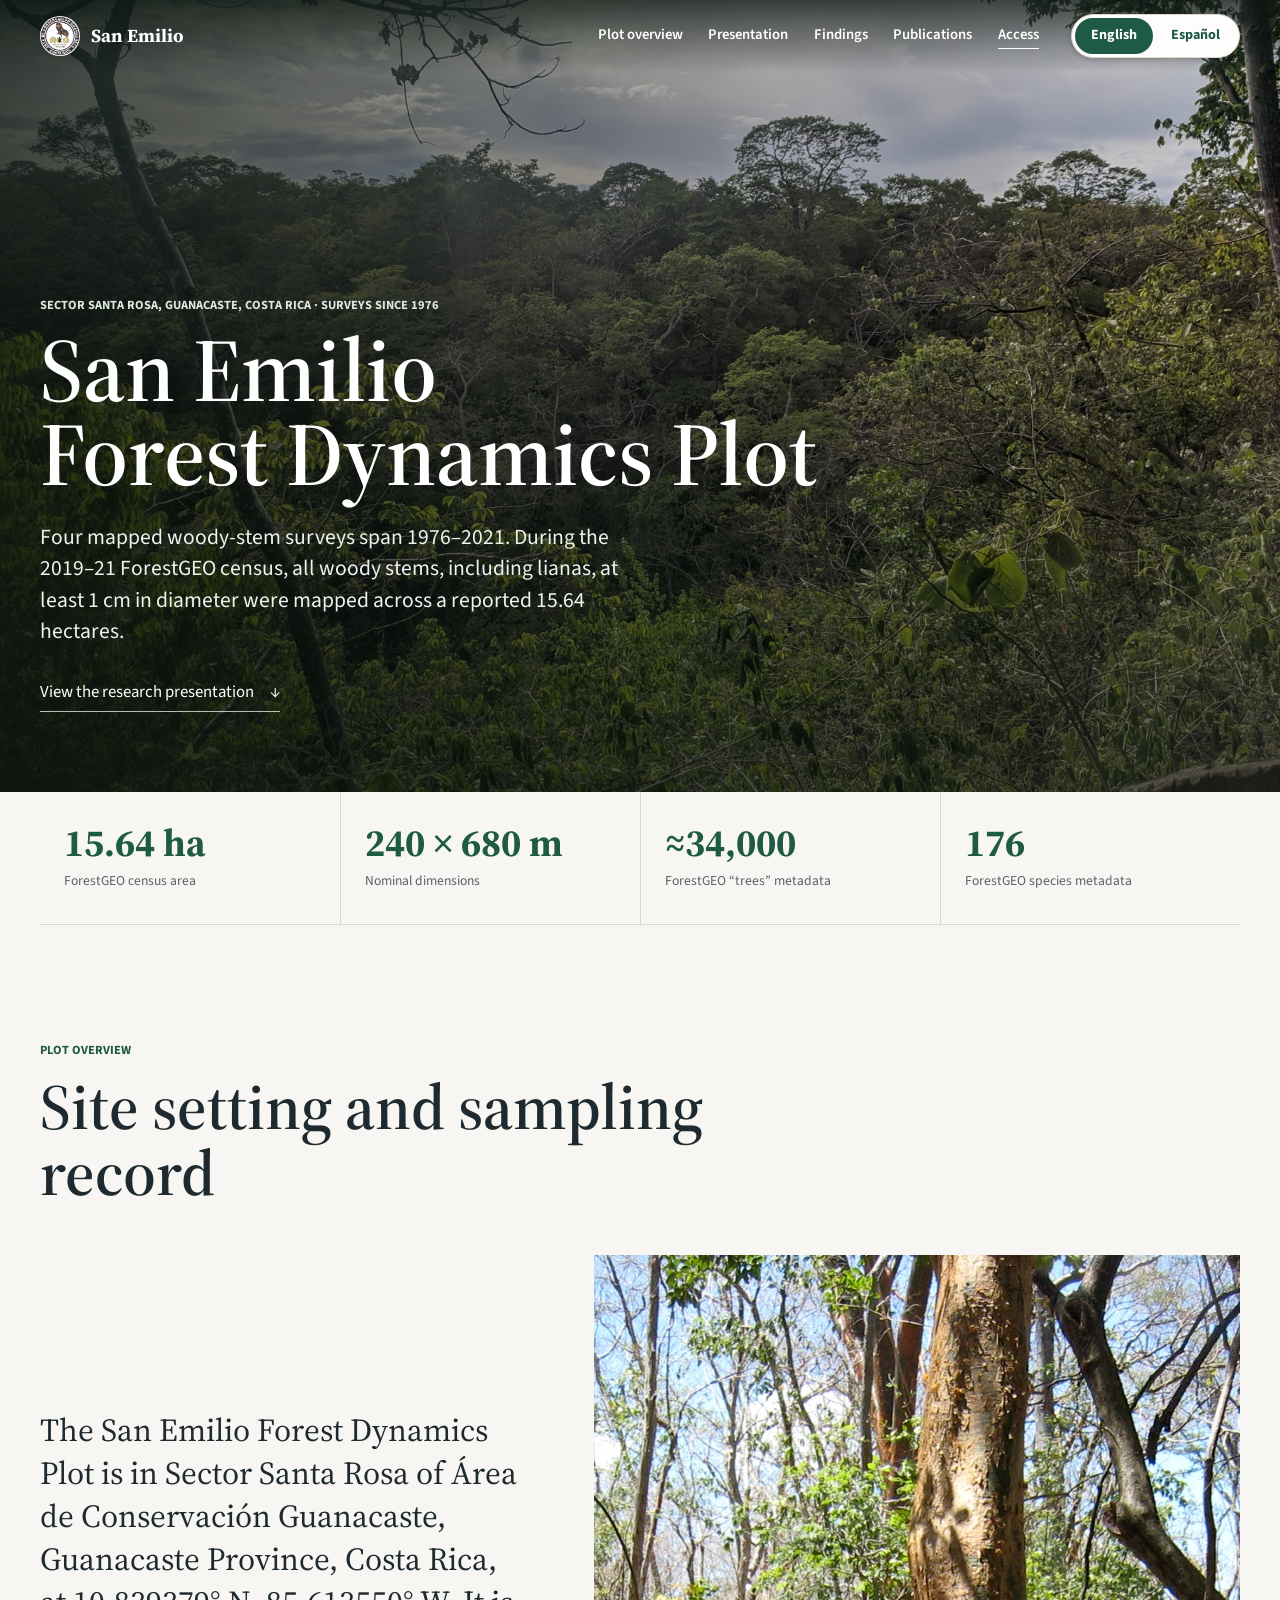
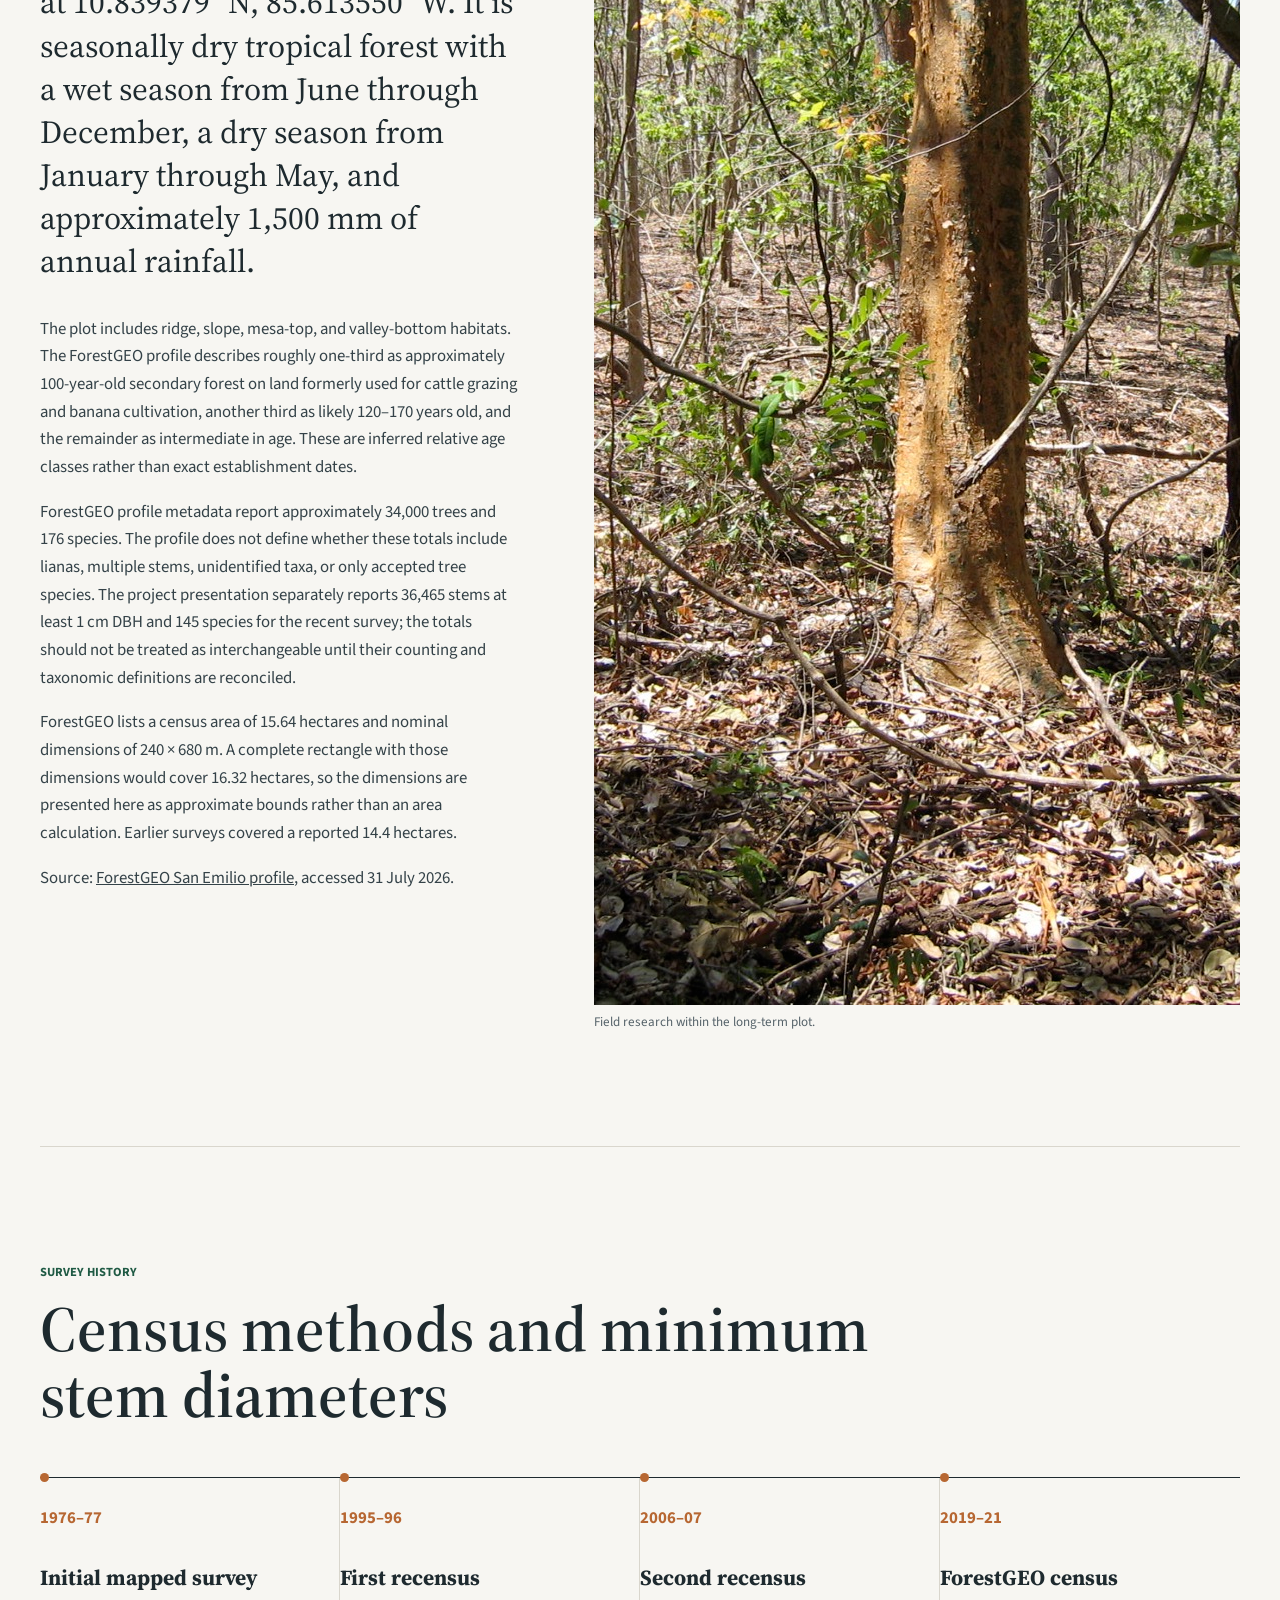
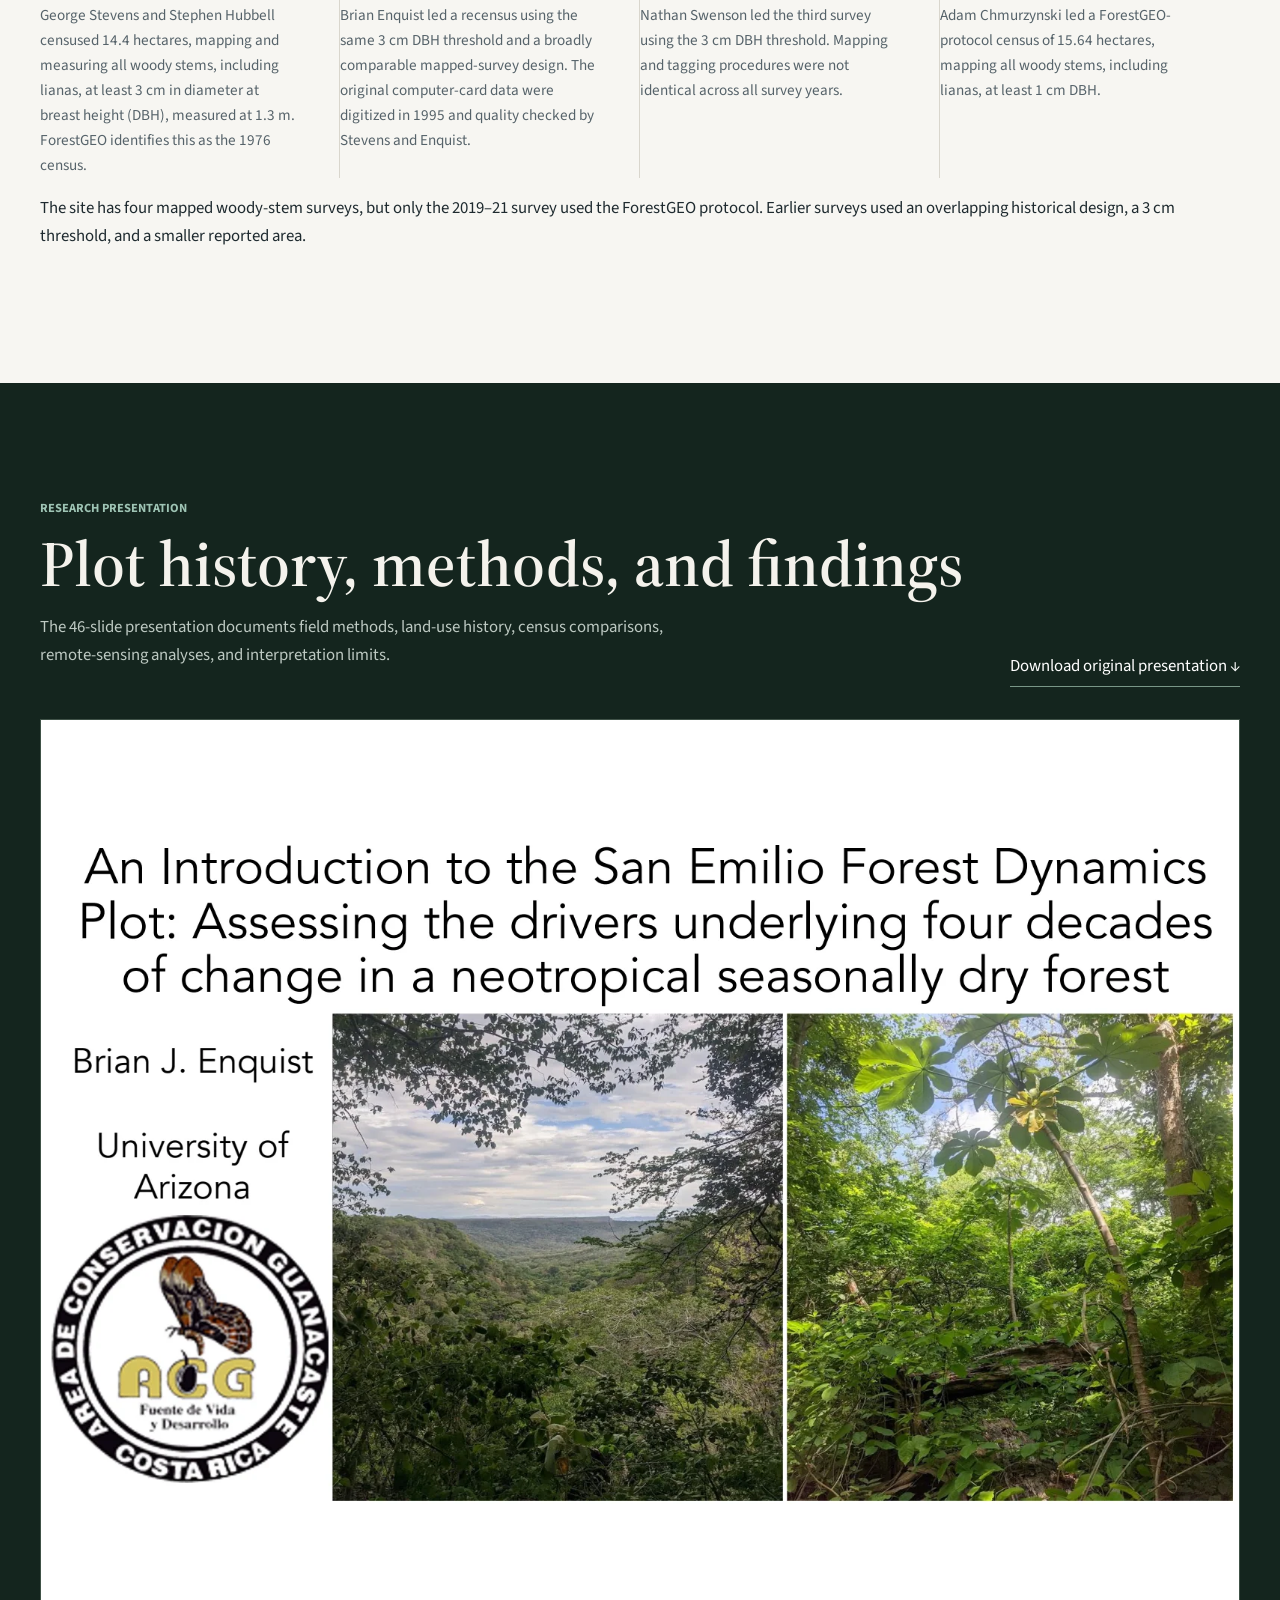
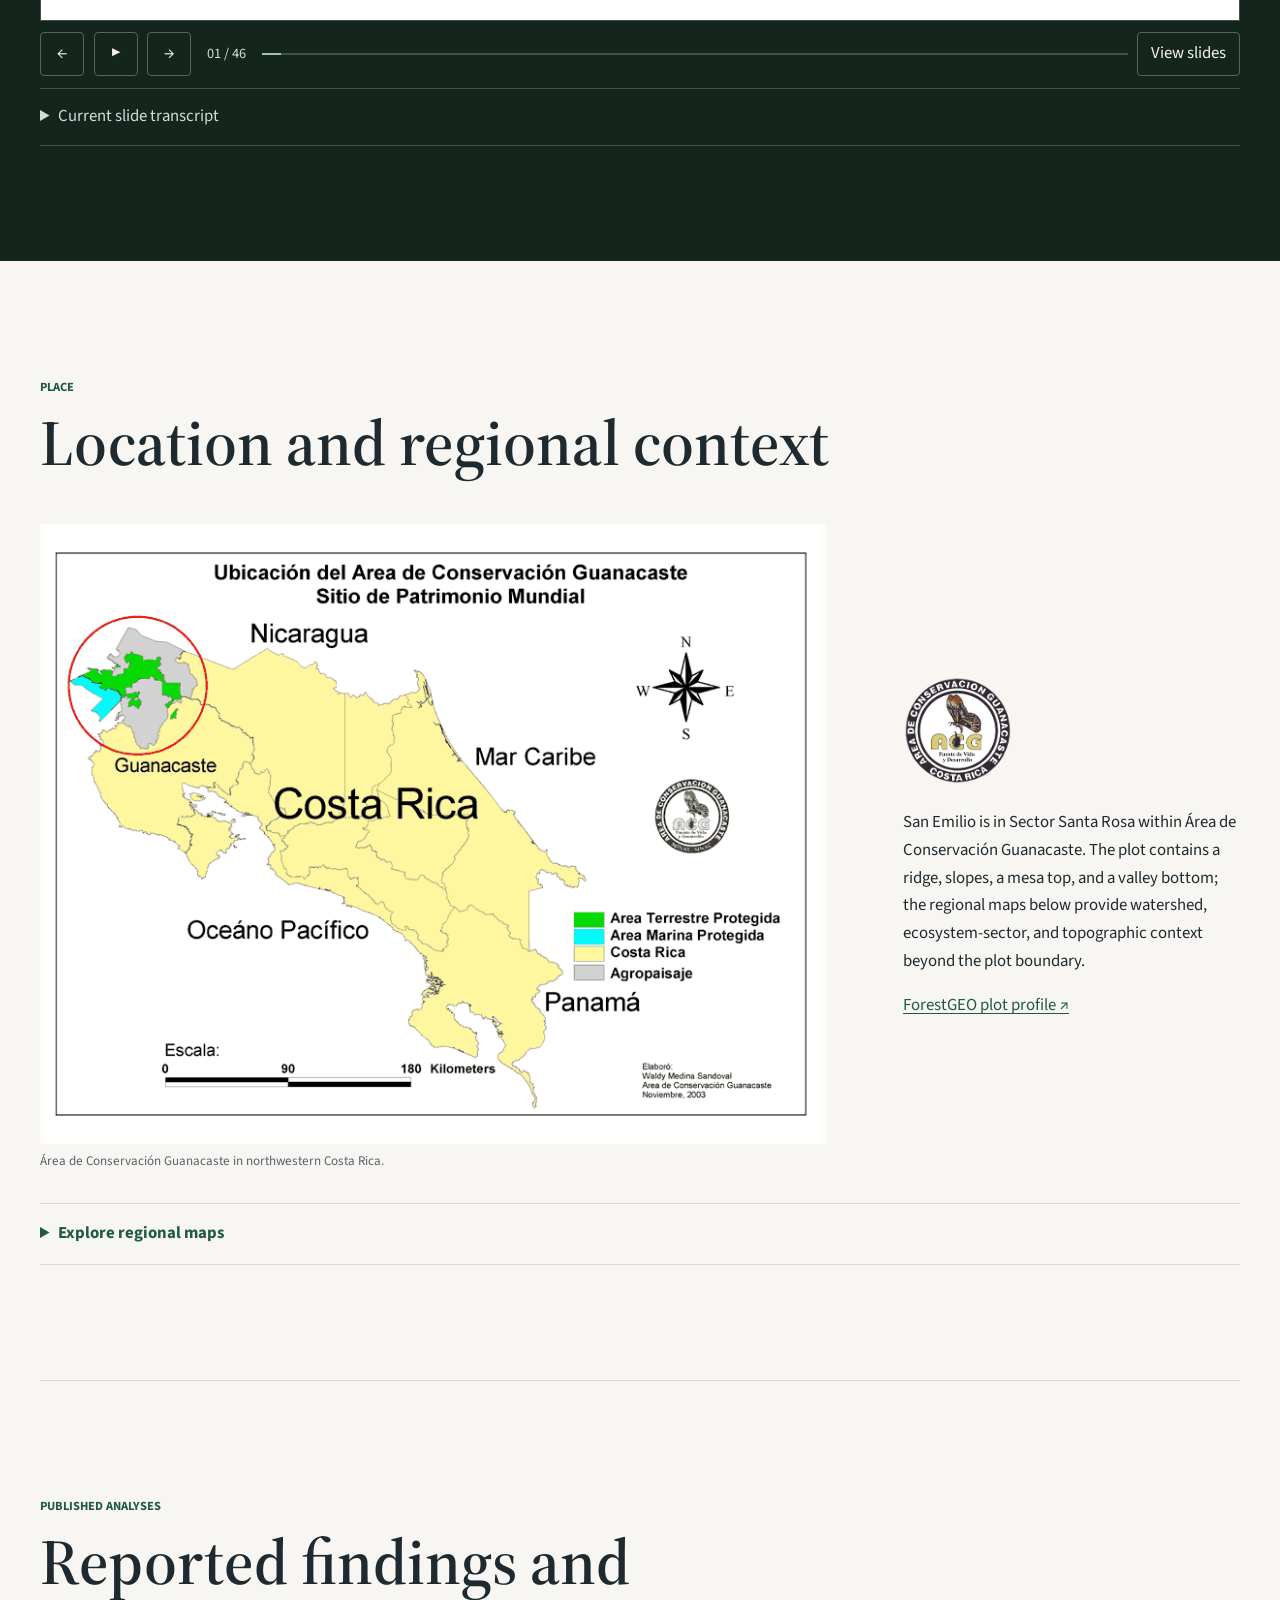
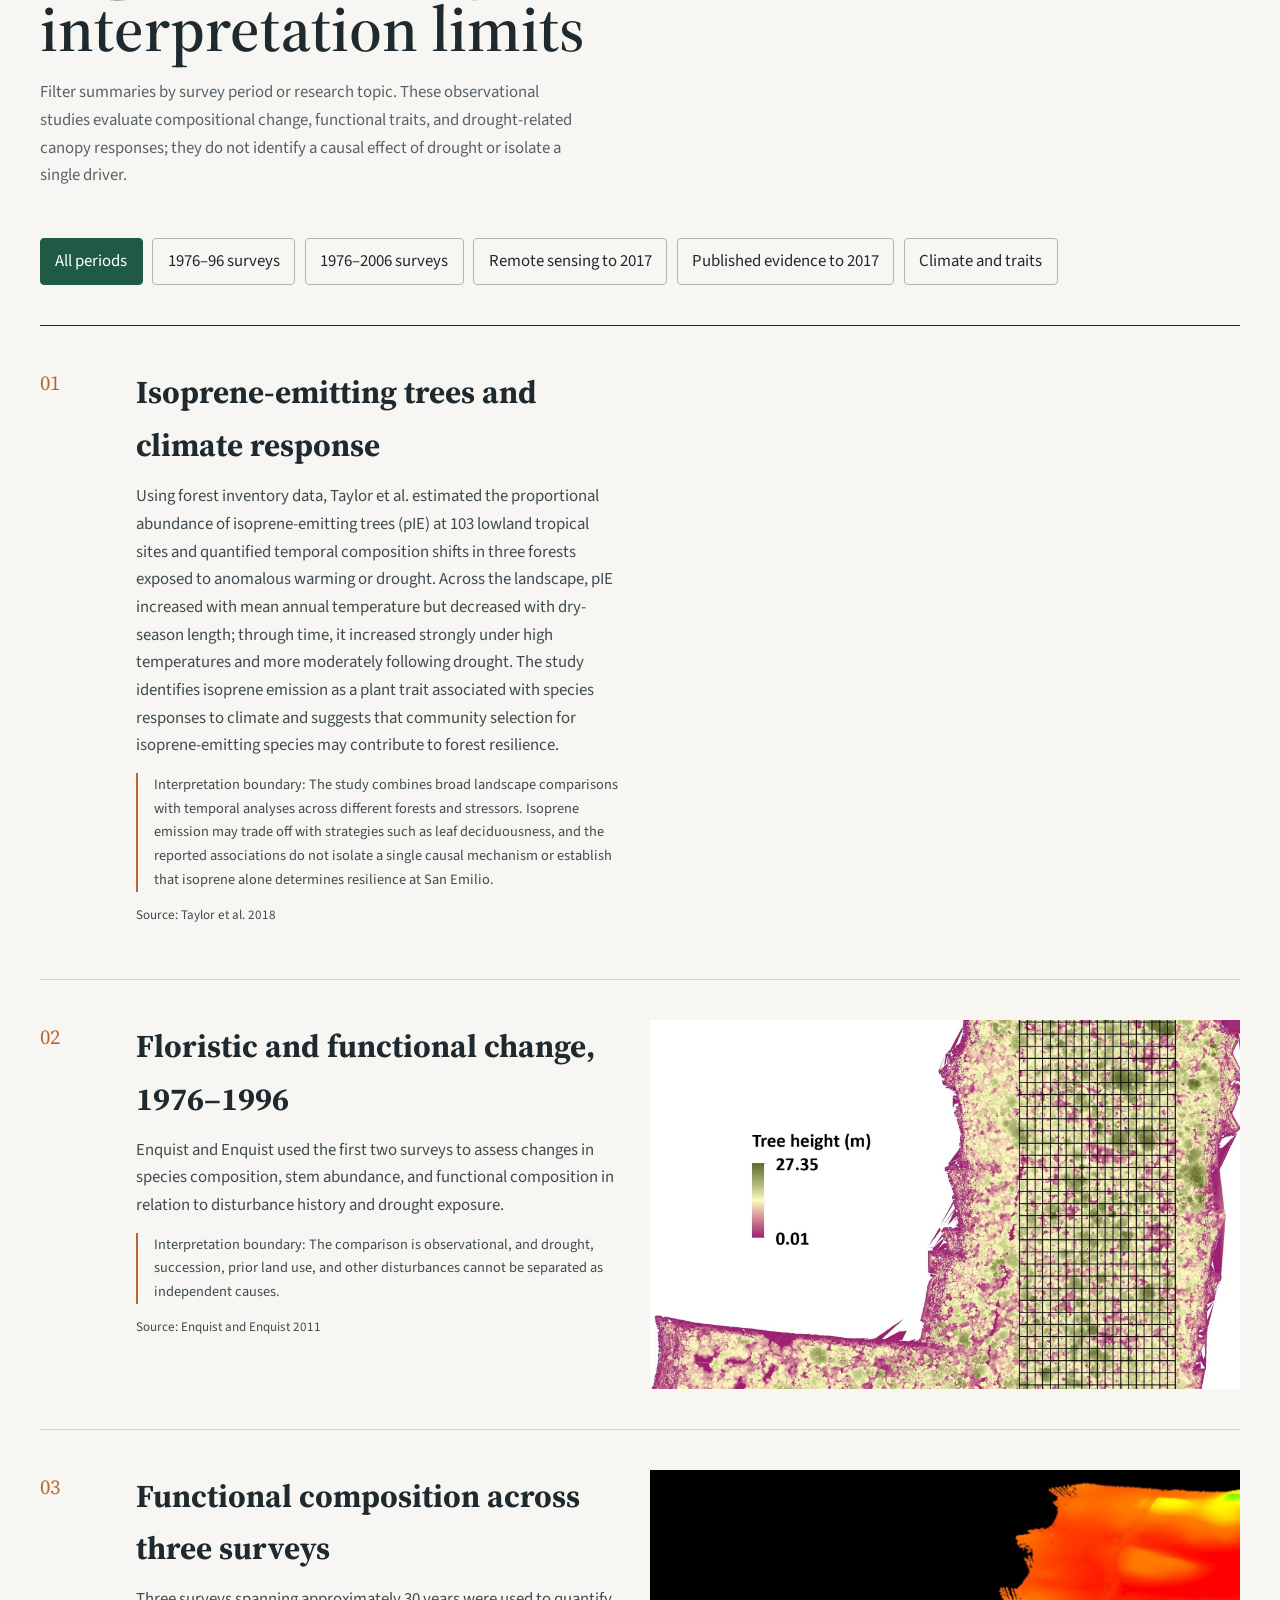
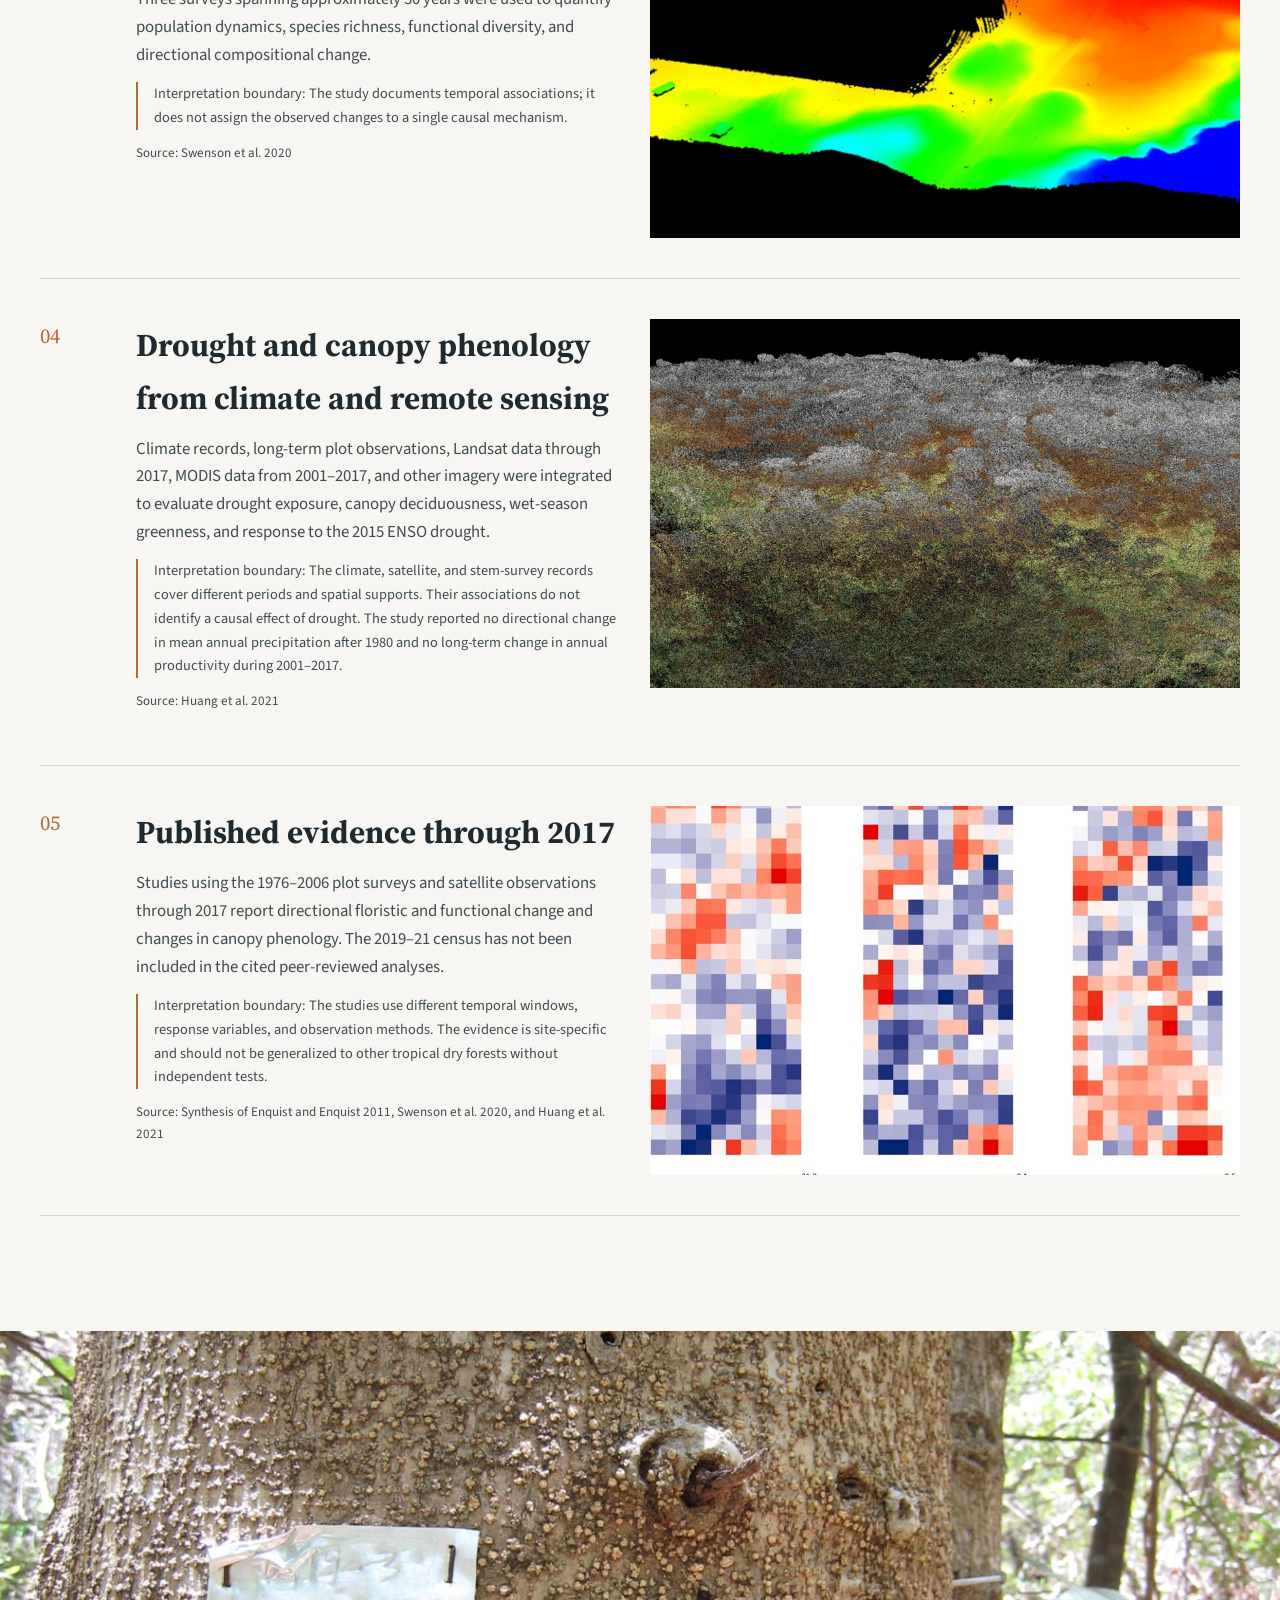
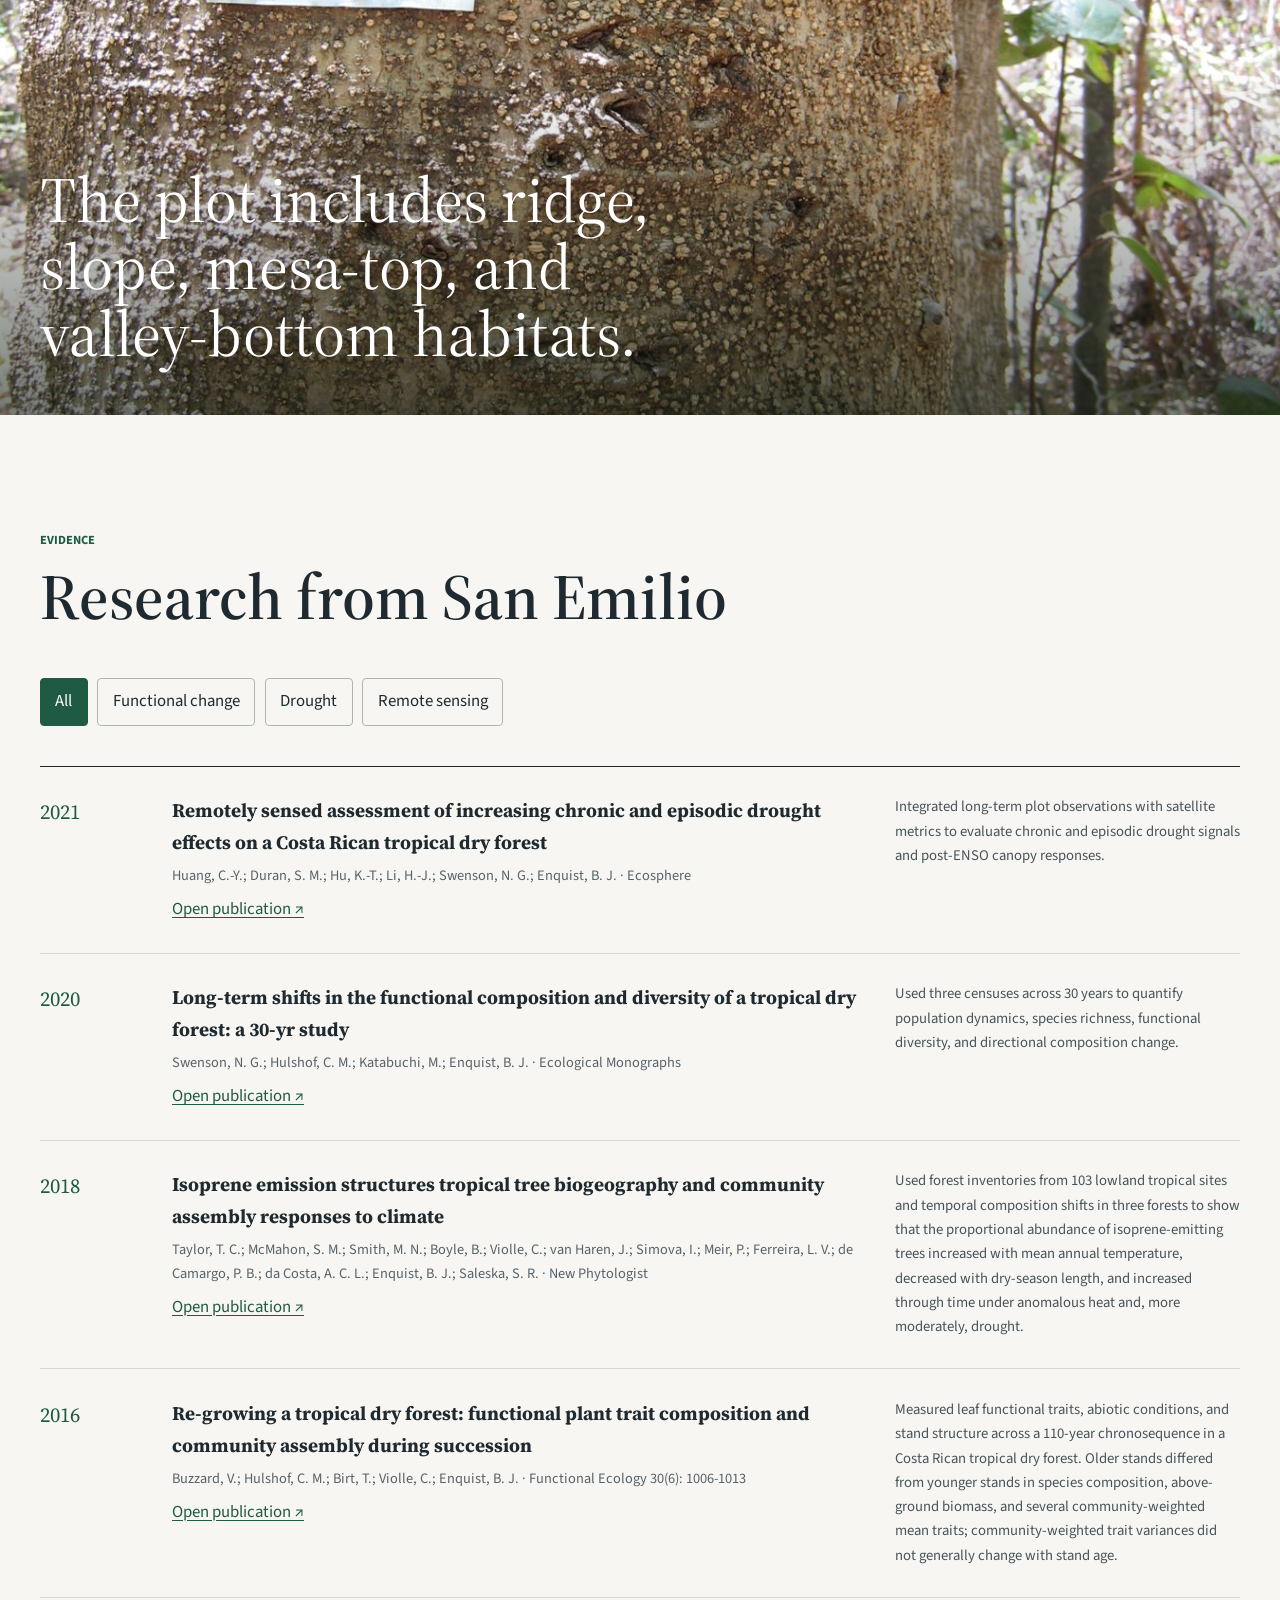
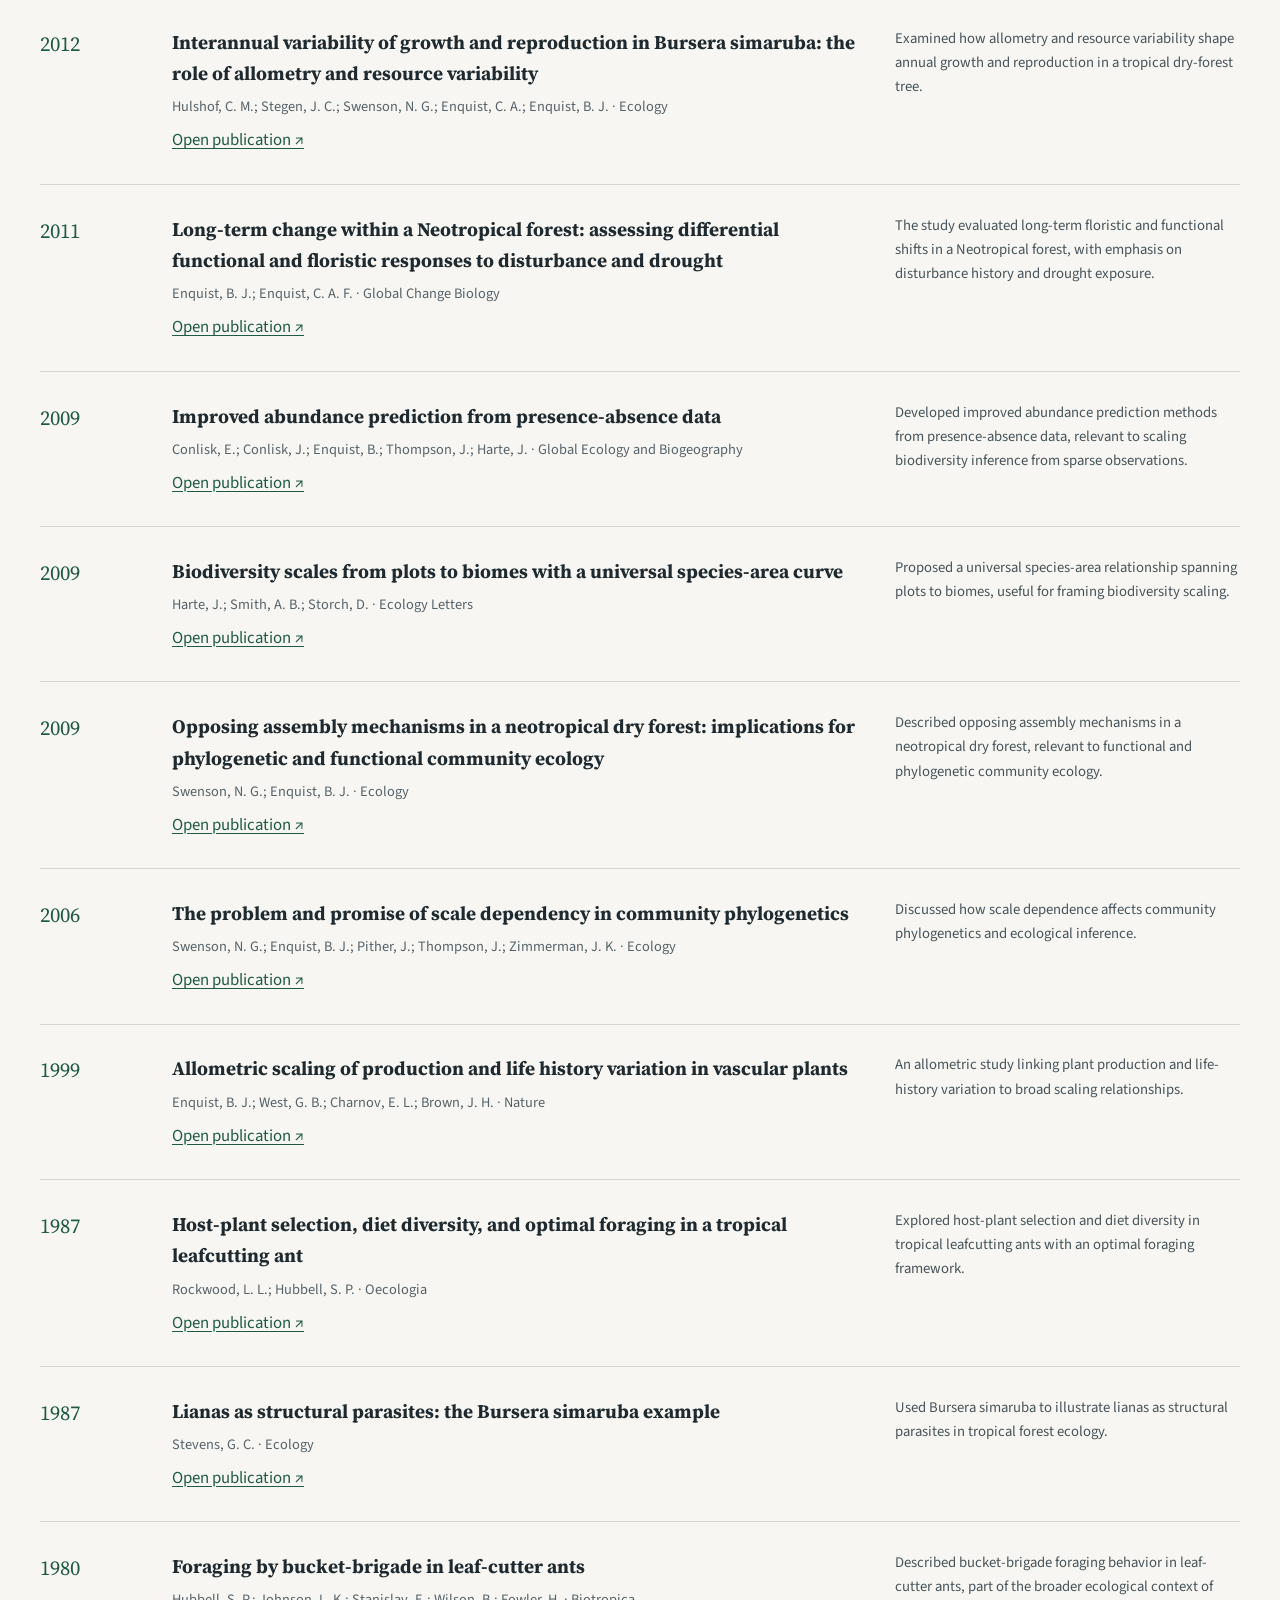
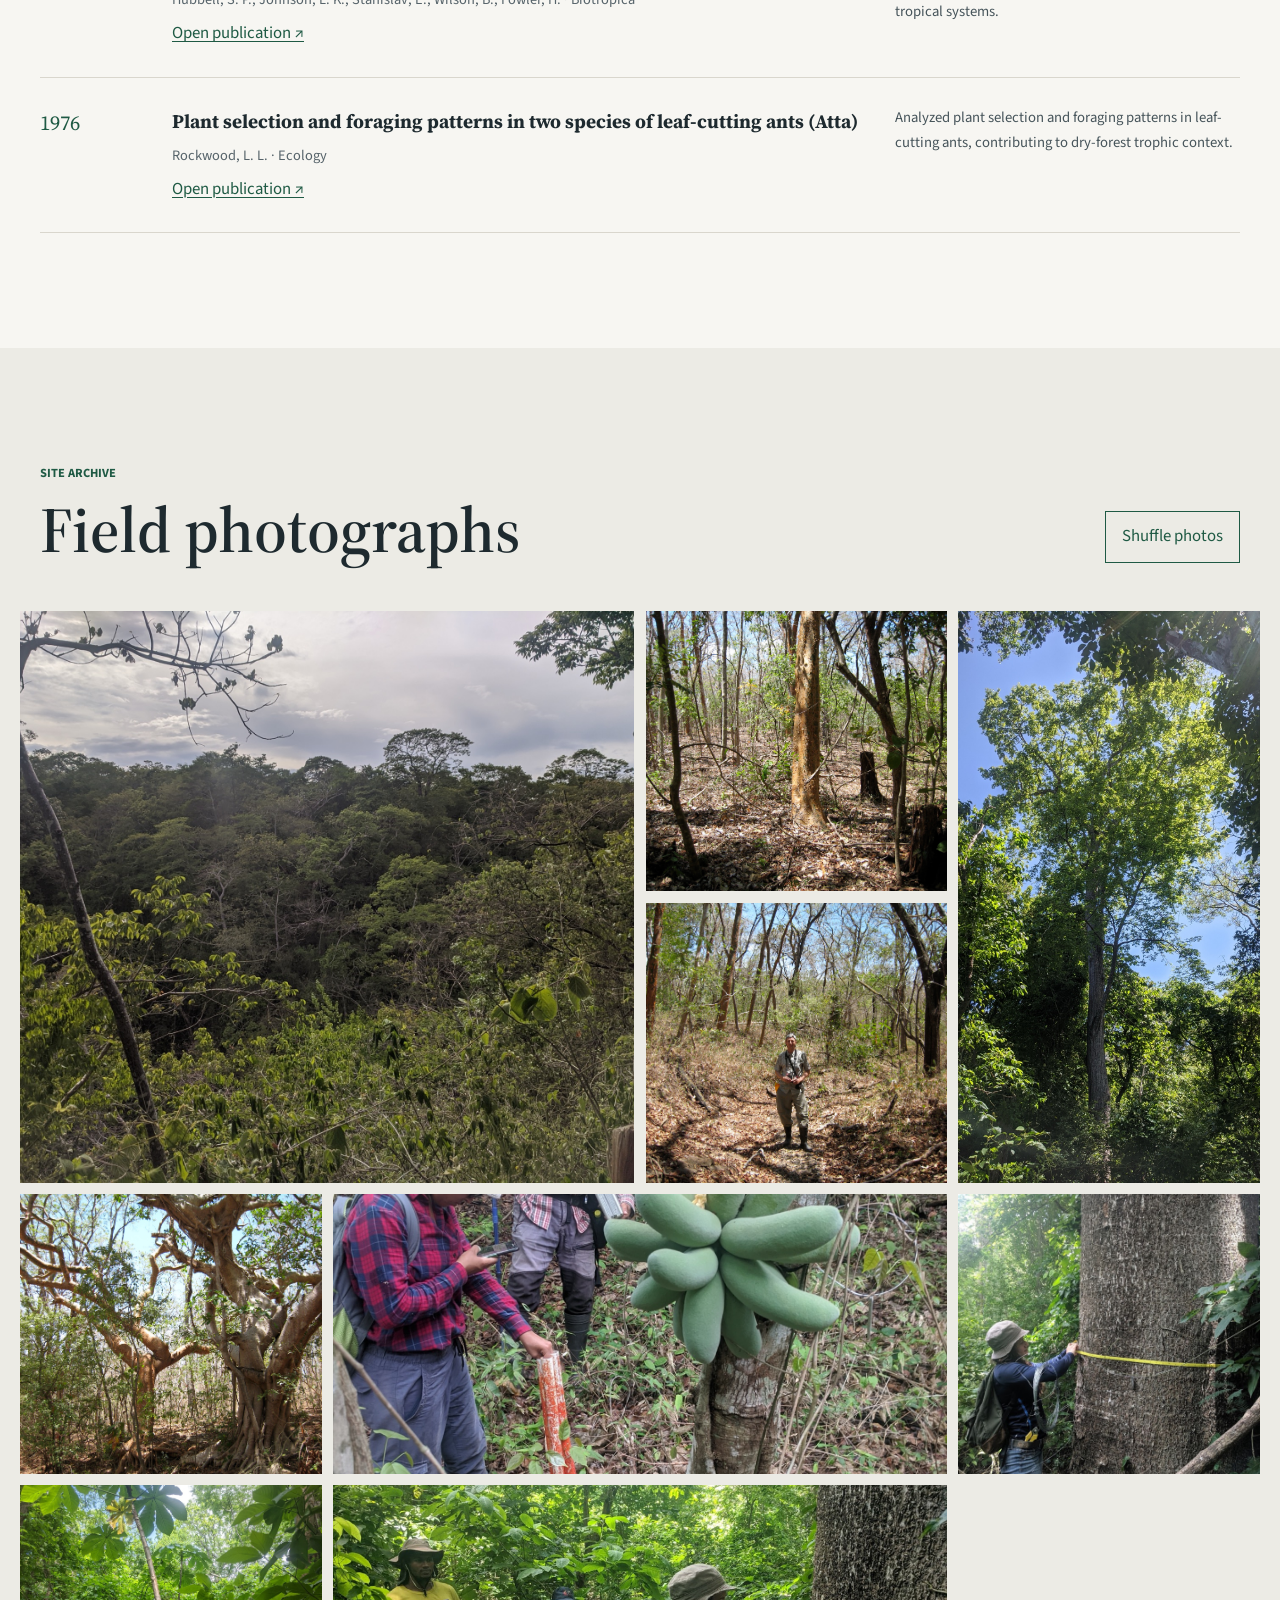
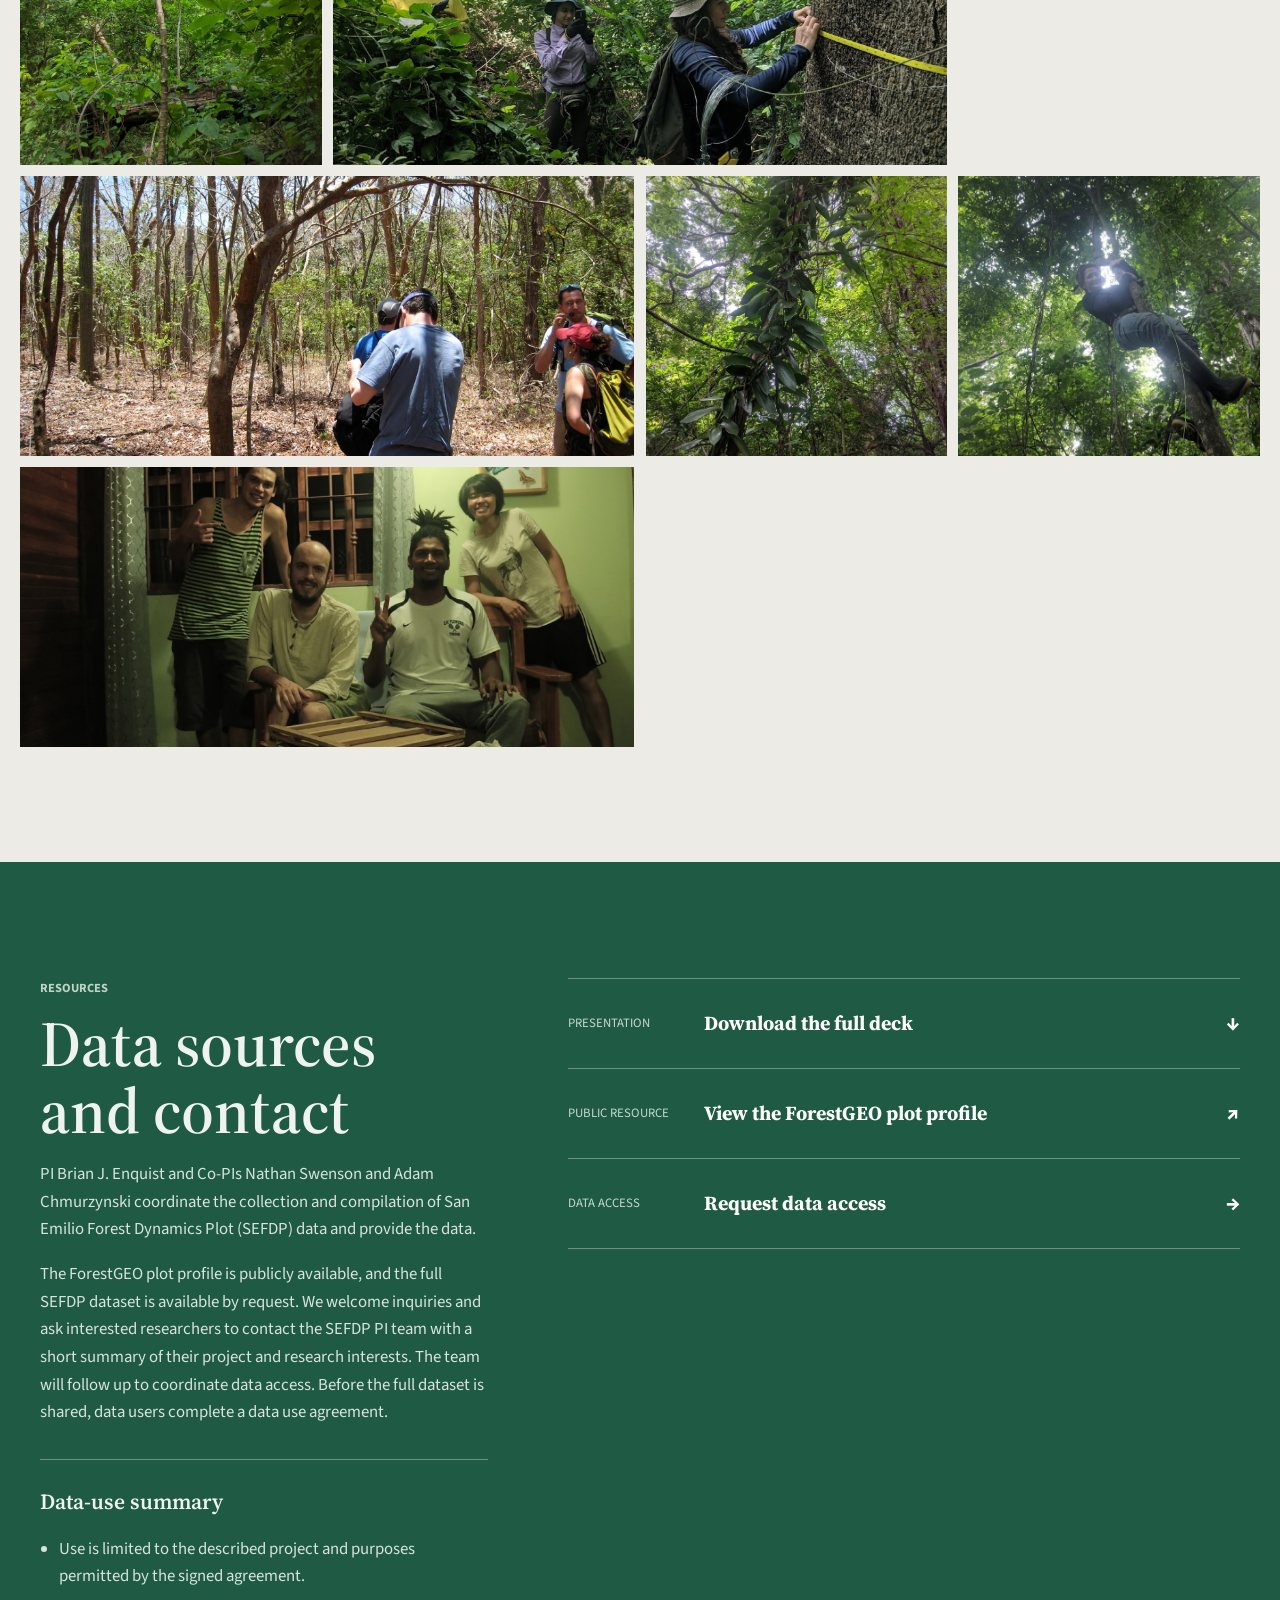
<file: index.html>
<!doctype html>
<html lang="en">
  <head>
    <meta charset="UTF-8" />
    <meta name="google-site-verification" content="XrTks6601PjsG741P_wQeu1uLNr-BWdbdhMMk0rVodU" />
    <meta name="viewport" content="width=device-width, initial-scale=1.0" />
    <meta
      name="description"
      content="San Emilio Forest Dynamics Plot: site setting, census methods, and long-term tropical dry forest research in Área de Conservación Guanacaste, Costa Rica."
    />
    <title>San Emilio Forest Dynamics Plot | Costa Rica</title>
    <link rel="canonical" href="https://benquist.github.io/SanEmilioForestDynamicsPlot.github.io/" />
    <link rel="alternate" hreflang="en" href="https://benquist.github.io/SanEmilioForestDynamicsPlot.github.io/" />
    <link rel="alternate" hreflang="es" href="https://benquist.github.io/SanEmilioForestDynamicsPlot.github.io/es/" />
    <link rel="alternate" hreflang="x-default" href="https://benquist.github.io/SanEmilioForestDynamicsPlot.github.io/" />
    <link rel="preconnect" href="https://fonts.googleapis.com" />
    <link rel="preconnect" href="https://fonts.gstatic.com" crossorigin />
    <link
      href="https://fonts.googleapis.com/css2?family=Source+Sans+3:wght@400;500;600;700&family=Source+Serif+4:opsz,wght@8..60,500;8..60,600;8..60,700&display=swap"
      rel="stylesheet"
    />
    <link rel="preload" as="image" href="assets/img/san-emilio-archive/51329115167_1d41ec85eb_o.jpg" />
    <link rel="stylesheet" href="assets/css/styles.css?v=i18n-es-3" />
  </head>
  <body>
    <a class="skip-link" href="#main-content">Skip to main content</a>

    <header class="site-header" id="top">
      <a class="brand" href="#top" aria-label="San Emilio home">
        <img src="assets/img/logos/san-emilio-acg-logo.png" alt="" width="40" height="40" />
        <span>San Emilio</span>
      </a>
      <nav id="site-nav" class="site-nav" aria-label="Primary navigation">
        <a href="#story">Plot overview</a>
        <a href="#presentation">Presentation</a>
        <a href="#findings">Findings</a>
        <a href="#publications">Publications</a>
        <a href="#access">Access</a>
      </nav>
      <div class="header-actions">
        <div class="lang-switch" role="group" aria-label="Language / Idioma">
          <span lang="en" aria-current="true"><span class="lang-full">English</span><span class="lang-abbr" aria-hidden="true">EN</span></span>
          <a href="es/" hreflang="es" lang="es" title="Ver en español"><span class="lang-full">Español</span><span class="lang-abbr" aria-hidden="true">ES</span></a>
        </div>
        <button class="menu-toggle" type="button" aria-expanded="false" aria-controls="site-nav" aria-label="Open menu">
          <span aria-hidden="true">Menu</span>
        </button>
      </div>
    </header>

    <main id="main-content">
      <section class="story-hero" aria-labelledby="hero-title">
        <img
          class="story-hero-image"
          src="assets/img/san-emilio-archive/51329115167_1d41ec85eb_o.jpg"
          alt="A broad view across the seasonal forest landscape at San Emilio"
          width="1800"
          height="1350"
        />
        <div class="story-hero-scrim"></div>
        <div class="story-hero-content reveal">
          <p class="eyebrow">Sector Santa Rosa, Guanacaste, Costa Rica · Surveys since 1976</p>
          <h1 id="hero-title">San Emilio<br />Forest Dynamics Plot</h1>
          <p class="hero-deck">
            Four mapped woody-stem surveys span 1976–2021. During the 2019–21 ForestGEO census, all woody stems,
            including lianas, at least 1 cm in diameter were mapped across a reported 15.64 hectares.
          </p>
          <a class="hero-link" href="#presentation">View the research presentation <span aria-hidden="true">↓</span></a>
        </div>
      </section>

      <section class="evidence-rail" aria-label="Plot at a glance">
        <div class="evidence-item"><strong>15.64 ha</strong><span>ForestGEO census area</span></div>
        <div class="evidence-item"><strong>240 × 680 m</strong><span>Nominal dimensions</span></div>
        <div class="evidence-item"><strong>≈34,000</strong><span>ForestGEO “trees” metadata</span></div>
        <div class="evidence-item"><strong>176</strong><span>ForestGEO species metadata</span></div>
      </section>

      <section class="editorial-section story-intro" id="story">
        <div class="section-intro reveal">
          <p class="eyebrow">Plot overview</p>
          <h2>Site setting and sampling record</h2>
        </div>
        <div class="story-grid reveal">
          <div class="story-prose">
            <p class="lead">
              The San Emilio Forest Dynamics Plot is in Sector Santa Rosa of Área de Conservación Guanacaste,
              Guanacaste Province, Costa Rica, at 10.839379° N, 85.613550° W. It is seasonally dry tropical forest
              with a wet season from June through December, a dry season from January through May, and approximately
              1,500 mm of annual rainfall.
            </p>
            <p>
              The plot includes ridge, slope, mesa-top, and valley-bottom habitats. The ForestGEO profile describes
              roughly one-third as approximately 100-year-old secondary forest on land formerly used for cattle
              grazing and banana cultivation, another third as likely 120–170 years old, and the remainder as
              intermediate in age. These are inferred relative age classes rather than exact establishment dates.
            </p>
            <p>
              ForestGEO profile metadata report approximately 34,000 trees and 176 species. The profile does not
              define whether these totals include lianas, multiple stems, unidentified taxa, or only accepted tree
              species. The project presentation separately reports 36,465 stems at least 1 cm DBH and 145 species
              for the recent survey; the totals should not be treated as interchangeable until their counting and
              taxonomic definitions are reconciled.
            </p>
            <p>
              ForestGEO lists a census area of 15.64 hectares and nominal dimensions of 240 × 680 m. A complete
              rectangle with those dimensions would cover 16.32 hectares, so the dimensions are presented here as
              approximate bounds rather than an area calculation. Earlier surveys covered a reported 14.4 hectares.
            </p>
            <p class="source-note">
              Source: <a href="https://forestgeo.si.edu/sites/san-emilio" target="_blank" rel="noopener noreferrer">ForestGEO San Emilio profile</a>, accessed 31 July 2026.
            </p>
          </div>
          <figure class="story-photo">
            <img
              src="assets/img/san-emilio-archive/51330060508_5b337174d9_o.jpg"
              alt="Researchers standing among mapped stems in the San Emilio forest"
              loading="lazy"
              width="1800"
              height="1350"
            />
            <figcaption>Field research within the long-term plot.</figcaption>
          </figure>
        </div>
      </section>

      <section class="editorial-section chronicle-section" aria-labelledby="chronicle-title">
        <div class="section-intro reveal">
          <p class="eyebrow">Survey history</p>
          <h2 id="chronicle-title">Census methods and minimum stem diameters</h2>
        </div>
        <ol class="chronicle reveal">
          <li><time datetime="1976">1976–77</time><div><h3>Initial mapped survey</h3><p>George Stevens and Stephen Hubbell censused 14.4 hectares, mapping and measuring all woody stems, including lianas, at least 3 cm in diameter at breast height (DBH), measured at 1.3 m. ForestGEO identifies this as the 1976 census.</p></div></li>
          <li><time datetime="1995">1995–96</time><div><h3>First recensus</h3><p>Brian Enquist led a recensus using the same 3 cm DBH threshold and a broadly comparable mapped-survey design. The original computer-card data were digitized in 1995 and quality checked by Stevens and Enquist.</p></div></li>
          <li><time datetime="2006">2006–07</time><div><h3>Second recensus</h3><p>Nathan Swenson led the third survey using the 3 cm DBH threshold. Mapping and tagging procedures were not identical across all survey years.</p></div></li>
          <li><time datetime="2019">2019–21</time><div><h3>ForestGEO census</h3><p>Adam Chmurzynski led a ForestGEO-protocol census of 15.64 hectares, mapping all woody stems, including lianas, at least 1 cm DBH.</p></div></li>
        </ol>
        <p class="source-note">The site has four mapped woody-stem surveys, but only the 2019–21 survey used the ForestGEO protocol. Earlier surveys used an overlapping historical design, a 3 cm threshold, and a smaller reported area.</p>
      </section>

      <section class="presentation-section" id="presentation" aria-labelledby="presentation-title">
        <div class="presentation-heading reveal">
          <div>
            <p class="eyebrow">Research presentation</p>
            <h2 id="presentation-title">Plot history, methods, and findings</h2>
            <p>The 46-slide presentation documents field methods, land-use history, census comparisons, remote-sensing analyses, and interpretation limits.</p>
          </div>
          <a class="download-link" href="assets/presentation/SanEmilio_Presentation_ForestGeo5.pptx" download>
            Download original presentation <span aria-hidden="true">↓</span>
          </a>
        </div>

        <div class="slide-viewer reveal" data-slide-viewer>
          <div class="slide-stage" aria-live="off">
            <div class="slide-loading" role="status">Loading presentation…</div>
            <div class="slide-track" tabindex="0" aria-label="San Emilio research presentation slides"></div>
          </div>
          <div class="slide-controls" aria-label="Slideshow controls">
            <button class="icon-button slide-prev" type="button" aria-label="Previous slide" title="Previous slide">←</button>
            <button class="icon-button slide-play" type="button" aria-label="Play slideshow" aria-pressed="false" title="Play slideshow">▶</button>
            <button class="icon-button slide-next" type="button" aria-label="Next slide" title="Next slide">→</button>
            <p class="slide-status" aria-live="polite"><span class="slide-current">01</span> / <span class="slide-total">46</span></p>
            <div class="slide-progress" aria-hidden="true"><span></span></div>
            <button class="text-button slide-thumbnails-toggle" type="button" aria-expanded="false" aria-controls="slide-thumbnails">View slides</button>
          </div>
          <div class="slide-thumbnails" id="slide-thumbnails" hidden aria-label="Presentation slide thumbnails"></div>
          <details class="slide-transcript">
            <summary>Current slide transcript</summary>
            <p class="slide-transcript-text"></p>
          </details>
          <noscript><p class="slide-error">JavaScript is required for the slide viewer. The original presentation remains available above.</p></noscript>
        </div>
      </section>

      <section class="editorial-section place-section" aria-labelledby="place-title">
        <div class="section-intro reveal">
          <p class="eyebrow">Place</p>
          <h2 id="place-title">Location and regional context</h2>
        </div>
        <div class="map-feature reveal">
          <figure class="map-primary">
            <img src="assets/img/maps/san-emilio-acg-costa-rica.gif" alt="Costa Rica map locating Área de Conservación Guanacaste" loading="lazy" />
            <figcaption>Área de Conservación Guanacaste in northwestern Costa Rica.</figcaption>
          </figure>
          <div class="place-copy">
            <img class="acg-mark" src="assets/img/logos/san-emilio-acg-logo.png" alt="Área de Conservación Guanacaste logo" width="251" height="250" />
            <p>
              San Emilio is in Sector Santa Rosa within Área de Conservación Guanacaste. The plot contains a ridge,
              slopes, a mesa top, and a valley bottom; the regional maps below provide watershed, ecosystem-sector,
              and topographic context beyond the plot boundary.
            </p>
            <a class="inline-link" href="https://forestgeo.si.edu/sites/san-emilio" target="_blank" rel="noopener noreferrer">ForestGEO plot profile ↗</a>
          </div>
        </div>
        <details class="regional-context reveal">
          <summary>Explore regional maps</summary>
          <div class="regional-map-grid">
            <figure><img src="assets/img/maps/san-emilio-acg-rivers.gif" alt="ACG river network and stations" loading="lazy" /><figcaption>Hydrology and stations</figcaption></figure>
            <figure><img src="assets/img/maps/san-emilio-acg-ecosystems.jpg" alt="Ecosystem sectors of ACG" loading="lazy" /><figcaption>Ecosystem sectors</figcaption></figure>
            <figure><img src="assets/img/maps/san-emilio-acg-3d-contour.jpg" alt="Three-dimensional ACG terrain map" loading="lazy" /><figcaption>Terrain from the Pacific</figcaption></figure>
          </div>
        </details>
      </section>

      <section class="findings-section" id="findings" aria-labelledby="findings-title">
        <div class="section-intro reveal">
          <p class="eyebrow">Published analyses</p>
          <h2 id="findings-title">Reported findings and interpretation limits</h2>
          <p>Filter summaries by survey period or research topic. These observational studies evaluate compositional change, functional traits, and drought-related canopy responses; they do not identify a causal effect of drought or isolate a single driver.</p>
        </div>
        <div class="filter-bar reveal" role="group" aria-label="Filter findings by survey period or research topic">
          <button class="filter-btn is-active" type="button" data-period="all" aria-pressed="true">All periods</button>
          <button class="filter-btn" type="button" data-period="1976-1996" aria-pressed="false">1976–96 surveys</button>
          <button class="filter-btn" type="button" data-period="1976-2006" aria-pressed="false">1976–2006 surveys</button>
          <button class="filter-btn" type="button" data-period="remote-sensing" aria-pressed="false">Remote sensing to 2017</button>
          <button class="filter-btn" type="button" data-period="published-synthesis" aria-pressed="false">Published evidence to 2017</button>
          <button class="filter-btn" type="button" data-period="climate-trait" aria-pressed="false">Climate and traits</button>
        </div>
        <div id="findings-dashboard-grid" class="findings-list reveal" aria-live="polite"></div>
      </section>

      <section class="photo-interlude" aria-label="San Emilio forest canopy">
        <img src="assets/img/san-emilio-archive/51330575399_f90e2669fe_o.jpg" alt="Looking upward through the San Emilio seasonal forest canopy" loading="lazy" />
        <p>The plot includes ridge, slope, mesa-top, and valley-bottom habitats.</p>
      </section>

      <section class="editorial-section publications-section" id="publications" aria-labelledby="publications-title">
        <div class="section-intro reveal">
          <p class="eyebrow">Evidence</p>
          <h2 id="publications-title">Research from San Emilio</h2>
        </div>
        <div id="publication-filters" class="filter-bar" role="group" aria-label="Filter publications by topic" hidden>
          <button class="pub-filter-btn is-active" type="button" data-topic="all" aria-pressed="true">All</button>
          <button class="pub-filter-btn" type="button" data-topic="functional-change" aria-pressed="false">Functional change</button>
          <button class="pub-filter-btn" type="button" data-topic="drought" aria-pressed="false">Drought</button>
          <button class="pub-filter-btn" type="button" data-topic="remote-sensing" aria-pressed="false">Remote sensing</button>
        </div>
        <div id="publications-list" class="publication-list" role="list" aria-live="polite">
          <!-- BEGIN GENERATED PUBLICATIONS: scripts/render-publications.js -->
          <article class="pub-item" role="listitem" data-publication-id="huang-etal-2021-ecosphere" data-topic-tags="drought remote-sensing">
            <div class="pub-year">2021</div>
            <div class="pub-details">
              <h3>Remotely sensed assessment of increasing chronic and episodic drought effects on a Costa Rican tropical dry forest</h3>
              <p>Huang, C.-Y.; Duran, S. M.; Hu, K.-T.; Li, H.-J.; Swenson, N. G.; Enquist, B. J. · Ecosphere</p>
              <a class="pub-link" href="https://doi.org/10.1002/ecs2.3824" target="_blank" rel="noopener noreferrer">Open publication ↗</a>
            </div>
            <div class="pub-summary">Integrated long-term plot observations with satellite metrics to evaluate chronic and episodic drought signals and post-ENSO canopy responses.</div>
          </article>
          <article class="pub-item" role="listitem" data-publication-id="swenson-etal-2020-ecological-monographs" data-topic-tags="functional-change">
            <div class="pub-year">2020</div>
            <div class="pub-details">
              <h3>Long-term shifts in the functional composition and diversity of a tropical dry forest: a 30-yr study</h3>
              <p>Swenson, N. G.; Hulshof, C. M.; Katabuchi, M.; Enquist, B. J. · Ecological Monographs</p>
              <a class="pub-link" href="https://doi.org/10.1002/ecm.1408" target="_blank" rel="noopener noreferrer">Open publication ↗</a>
            </div>
            <div class="pub-summary">Used three censuses across 30 years to quantify population dynamics, species richness, functional diversity, and directional composition change.</div>
          </article>
          <article class="pub-item" role="listitem" data-publication-id="taylor-etal-2018-isoprene" data-topic-tags="functional-change climate-response community-ecology">
            <div class="pub-year">2018</div>
            <div class="pub-details">
              <h3>Isoprene emission structures tropical tree biogeography and community assembly responses to climate</h3>
              <p>Taylor, T. C.; McMahon, S. M.; Smith, M. N.; Boyle, B.; Violle, C.; van Haren, J.; Simova, I.; Meir, P.; Ferreira, L. V.; de Camargo, P. B.; da Costa, A. C. L.; Enquist, B. J.; Saleska, S. R. · New Phytologist</p>
              <a class="pub-link" href="https://doi.org/10.1111/nph.15304" target="_blank" rel="noopener noreferrer">Open publication ↗</a>
            </div>
            <div class="pub-summary">Used forest inventories from 103 lowland tropical sites and temporal composition shifts in three forests to show that the proportional abundance of isoprene-emitting trees increased with mean annual temperature, decreased with dry-season length, and increased through time under anomalous heat and, more moderately, drought.</div>
          </article>
          <article class="pub-item" role="listitem" data-publication-id="buzzard-etal-2016-functional-ecology" data-topic-tags="functional-change">
            <div class="pub-year">2016</div>
            <div class="pub-details">
              <h3>Re-growing a tropical dry forest: functional plant trait composition and community assembly during succession</h3>
              <p>Buzzard, V.; Hulshof, C. M.; Birt, T.; Violle, C.; Enquist, B. J. · Functional Ecology 30(6): 1006-1013</p>
              <a class="pub-link" href="https://doi.org/10.1111/1365-2435.12579" target="_blank" rel="noopener noreferrer">Open publication ↗</a>
            </div>
            <div class="pub-summary">Measured leaf functional traits, abiotic conditions, and stand structure across a 110-year chronosequence in a Costa Rican tropical dry forest. Older stands differed from younger stands in species composition, above-ground biomass, and several community-weighted mean traits; community-weighted trait variances did not generally change with stand age.</div>
          </article>
          <article class="pub-item" role="listitem" data-publication-id="hulshof-etal-2012-bursera" data-topic-tags="allometry drought functional-change">
            <div class="pub-year">2012</div>
            <div class="pub-details">
              <h3>Interannual variability of growth and reproduction in Bursera simaruba: the role of allometry and resource variability</h3>
              <p>Hulshof, C. M.; Stegen, J. C.; Swenson, N. G.; Enquist, C. A.; Enquist, B. J. · Ecology</p>
              <a class="pub-link" href="https://doi.org/10.1890/11-0740.1" target="_blank" rel="noopener noreferrer">Open publication ↗</a>
            </div>
            <div class="pub-summary">Examined how allometry and resource variability shape annual growth and reproduction in a tropical dry-forest tree.</div>
          </article>
          <article class="pub-item" role="listitem" data-publication-id="enquist-enquist-2011-gcb" data-topic-tags="functional-change drought">
            <div class="pub-year">2011</div>
            <div class="pub-details">
              <h3>Long-term change within a Neotropical forest: assessing differential functional and floristic responses to disturbance and drought</h3>
              <p>Enquist, B. J.; Enquist, C. A. F. · Global Change Biology</p>
              <a class="pub-link" href="https://doi.org/10.1111/j.1365-2486.2010.02326.x" target="_blank" rel="noopener noreferrer">Open publication ↗</a>
            </div>
            <div class="pub-summary">The study evaluated long-term floristic and functional shifts in a Neotropical forest, with emphasis on disturbance history and drought exposure.</div>
          </article>
          <article class="pub-item" role="listitem" data-publication-id="conlisk-etal-2009-geob" data-topic-tags="species-distribution community-ecology">
            <div class="pub-year">2009</div>
            <div class="pub-details">
              <h3>Improved abundance prediction from presence-absence data</h3>
              <p>Conlisk, E.; Conlisk, J.; Enquist, B.; Thompson, J.; Harte, J. · Global Ecology and Biogeography</p>
              <a class="pub-link" href="https://doi.org/10.1111/j.1466-8238.2008.00427.x" target="_blank" rel="noopener noreferrer">Open publication ↗</a>
            </div>
            <div class="pub-summary">Developed improved abundance prediction methods from presence-absence data, relevant to scaling biodiversity inference from sparse observations.</div>
          </article>
          <article class="pub-item" role="listitem" data-publication-id="harte-etal-2009-ecol-letters" data-topic-tags="species-area ecological-scaling">
            <div class="pub-year">2009</div>
            <div class="pub-details">
              <h3>Biodiversity scales from plots to biomes with a universal species-area curve</h3>
              <p>Harte, J.; Smith, A. B.; Storch, D. · Ecology Letters</p>
              <a class="pub-link" href="https://doi.org/10.1111/j.1461-0248.2009.01328.x" target="_blank" rel="noopener noreferrer">Open publication ↗</a>
            </div>
            <div class="pub-summary">Proposed a universal species-area relationship spanning plots to biomes, useful for framing biodiversity scaling.</div>
          </article>
          <article class="pub-item" role="listitem" data-publication-id="swenson-enquist-2009-assembly" data-topic-tags="community-ecology functional-change">
            <div class="pub-year">2009</div>
            <div class="pub-details">
              <h3>Opposing assembly mechanisms in a neotropical dry forest: implications for phylogenetic and functional community ecology</h3>
              <p>Swenson, N. G.; Enquist, B. J. · Ecology</p>
              <a class="pub-link" href="https://doi.org/10.1890/08-1025.1" target="_blank" rel="noopener noreferrer">Open publication ↗</a>
            </div>
            <div class="pub-summary">Described opposing assembly mechanisms in a neotropical dry forest, relevant to functional and phylogenetic community ecology.</div>
          </article>
          <article class="pub-item" role="listitem" data-publication-id="swenson-etal-2006-scale-dependency" data-topic-tags="community-ecology phylogenetics">
            <div class="pub-year">2006</div>
            <div class="pub-details">
              <h3>The problem and promise of scale dependency in community phylogenetics</h3>
              <p>Swenson, N. G.; Enquist, B. J.; Pither, J.; Thompson, J.; Zimmerman, J. K. · Ecology</p>
              <a class="pub-link" href="https://doi.org/10.1890/0012-9658(2006)87[2418:TPAPOS]2.0.CO;2" target="_blank" rel="noopener noreferrer">Open publication ↗</a>
            </div>
            <div class="pub-summary">Discussed how scale dependence affects community phylogenetics and ecological inference.</div>
          </article>
          <article class="pub-item" role="listitem" data-publication-id="enquist-etal-1999-nature" data-topic-tags="allometry ecological-scaling">
            <div class="pub-year">1999</div>
            <div class="pub-details">
              <h3>Allometric scaling of production and life history variation in vascular plants</h3>
              <p>Enquist, B. J.; West, G. B.; Charnov, E. L.; Brown, J. H. · Nature</p>
              <a class="pub-link" href="https://doi.org/10.1038/44819" target="_blank" rel="noopener noreferrer">Open publication ↗</a>
            </div>
            <div class="pub-summary">An allometric study linking plant production and life-history variation to broad scaling relationships.</div>
          </article>
          <article class="pub-item" role="listitem" data-publication-id="rockwood-hubbell-1987-ocoe" data-topic-tags="ant-ecology foraging">
            <div class="pub-year">1987</div>
            <div class="pub-details">
              <h3>Host-plant selection, diet diversity, and optimal foraging in a tropical leafcutting ant</h3>
              <p>Rockwood, L. L.; Hubbell, S. P. · Oecologia</p>
              <a class="pub-link" href="https://www.jstor.org/stable/4218430" target="_blank" rel="noopener noreferrer">Open publication ↗</a>
            </div>
            <div class="pub-summary">Explored host-plant selection and diet diversity in tropical leafcutting ants with an optimal foraging framework.</div>
          </article>
          <article class="pub-item" role="listitem" data-publication-id="stevens-1987-lianas" data-topic-tags="lianas functional-change">
            <div class="pub-year">1987</div>
            <div class="pub-details">
              <h3>Lianas as structural parasites: the Bursera simaruba example</h3>
              <p>Stevens, G. C. · Ecology</p>
              <a class="pub-link" href="https://doi.org/10.2307/1938806" target="_blank" rel="noopener noreferrer">Open publication ↗</a>
            </div>
            <div class="pub-summary">Used Bursera simaruba to illustrate lianas as structural parasites in tropical forest ecology.</div>
          </article>
          <article class="pub-item" role="listitem" data-publication-id="hubbell-etal-1980-bucket-brigade" data-topic-tags="ant-ecology foraging">
            <div class="pub-year">1980</div>
            <div class="pub-details">
              <h3>Foraging by bucket-brigade in leaf-cutter ants</h3>
              <p>Hubbell, S. P.; Johnson, L. K.; Stanislav, E.; Wilson, B.; Fowler, H. · Biotropica</p>
              <a class="pub-link" href="https://doi.org/10.2307/2387973" target="_blank" rel="noopener noreferrer">Open publication ↗</a>
            </div>
            <div class="pub-summary">Described bucket-brigade foraging behavior in leaf-cutter ants, part of the broader ecological context of tropical systems.</div>
          </article>
          <article class="pub-item" role="listitem" data-publication-id="rockwood-1976-atta" data-topic-tags="ant-ecology foraging">
            <div class="pub-year">1976</div>
            <div class="pub-details">
              <h3>Plant selection and foraging patterns in two species of leaf-cutting ants (Atta)</h3>
              <p>Rockwood, L. L. · Ecology</p>
              <a class="pub-link" href="https://doi.org/10.2307/1936397" target="_blank" rel="noopener noreferrer">Open publication ↗</a>
            </div>
            <div class="pub-summary">Analyzed plant selection and foraging patterns in leaf-cutting ants, contributing to dry-forest trophic context.</div>
          </article>
          <!-- END GENERATED PUBLICATIONS -->
        </div>
        <p id="publications-empty" class="pub-summary" role="status" hidden>No publications match this topic.</p>
      </section>

      <section class="archive-section" aria-labelledby="archive-title">
        <div class="archive-heading reveal">
          <div><p class="eyebrow">Site archive</p><h2 id="archive-title">Field photographs</h2></div>
          <button class="archive-shuffle" type="button" aria-controls="archive-mosaic" hidden>Shuffle photos</button>
        </div>
        <p class="visually-hidden" id="archive-status" aria-live="polite"></p>
        <div class="archive-mosaic reveal" id="archive-mosaic">
          <figure class="archive-landscape"><img src="assets/img/san-emilio-archive/51329115167_1d41ec85eb_o.jpg" alt="San Emilio forest landscape" loading="lazy" /></figure>
          <figure><img src="assets/img/san-emilio-archive/51330060508_5b337174d9_o.jpg" alt="San Emilio field team" loading="lazy" /></figure>
          <figure class="archive-portrait"><img src="assets/img/san-emilio-archive/51330575099_57988742b5_o.jpg" alt="Fieldwork in the San Emilio plot" loading="lazy" /></figure>
          <figure><img src="assets/img/san-emilio-archive/51329115342_fb81d558d9_o.jpg" alt="Mapped forest stems and understory" loading="lazy" /></figure>
          <figure><img src="assets/img/san-emilio-archive/51330844445_3a983a80f6_o.jpg" alt="Seasonal forest detail" loading="lazy" /></figure>
          <figure class="archive-wide"><img src="assets/img/san-emilio-archive/51330575834_c7fa5303a1_o.jpg" alt="Field researchers recording observations beside a fruiting tree" loading="lazy" /></figure>
          <figure><img src="assets/img/san-emilio-archive/51329115037_a2374b37f2_o.jpg" alt="Researcher measuring the circumference of a large tree" loading="lazy" /></figure>
          <figure><img src="assets/img/san-emilio-archive/51330843870_7f484fb501_o.jpg" alt="Researcher working above the forest understory" loading="lazy" /></figure>
          <figure class="archive-wide"><img src="assets/img/san-emilio-archive/51329115027_b7f199dd0e_o.jpg" alt="Field team measuring and documenting a large tree" loading="lazy" /></figure>
          <figure class="archive-wide"><img src="assets/img/san-emilio-archive/51330575464_daa5fdd748_o.jpg" alt="Researchers visiting the plot during the dry season" loading="lazy" /></figure>
          <figure><img src="assets/img/san-emilio-archive/51330060678_b969b30705_o.jpg" alt="Wet-season canopy and woody vegetation in the plot" loading="lazy" /></figure>
          <figure><img src="assets/img/san-emilio-archive/51329851431_8b32fc47e6_o.jpg" alt="Woody vine and epiphytic growth in the forest canopy" loading="lazy" /></figure>
          <figure class="archive-wide"><img src="assets/img/san-emilio-archive/51330060483_b2d672fe33_o.jpg" alt="San Emilio field team with archived field materials" loading="lazy" /></figure>
        </div>
      </section>

      <section class="access-section" id="access" aria-labelledby="access-title">
        <div class="access-intro">
          <p class="eyebrow">Resources</p>
          <h2 id="access-title">Data sources and contact</h2>
          <p>
            PI Brian J. Enquist and Co-PIs Nathan Swenson and Adam Chmurzynski coordinate the collection and compilation of San Emilio Forest Dynamics Plot (SEFDP) data and provide the data.
          </p>
          <p>
            The ForestGEO plot profile is publicly available, and the full SEFDP dataset is available by request.
            We welcome inquiries and ask interested researchers to contact the SEFDP PI team with a short summary
            of their project and research interests. The team will follow up to coordinate data access. Before the
            full dataset is shared, data users complete a data use agreement.
          </p>
          <div class="data-use-summary">
            <h3>Data-use summary</h3>
            <ul>
              <li>Use is limited to the described project and purposes permitted by the signed agreement.</li>
              <li>Data may not be redistributed beyond the project collaboration team identified in the agreement.</li>
              <li>Metadata, source information, and license terms must accompany permitted copies.</li>
              <li>Derived works remain subject to the applicable agreement terms.</li>
              <li>Publications must acknowledge SEFDP and required institutional and funding support. Collaboration and authorship should be discussed with the SEFDP PI team; authorship is not automatic and depends on active, timely scholarly contributions.</li>
            </ul>
            <p>This summary is provided for convenience and does not replace or modify the signed data use agreement.</p>
          </div>
        </div>
        <div class="access-links">
          <a href="assets/presentation/SanEmilio_Presentation_ForestGeo5.pptx" download><span>Presentation</span><strong>Download the full deck</strong><b aria-hidden="true">↓</b></a>
          <a href="https://forestgeo.si.edu/sites/san-emilio" target="_blank" rel="noopener noreferrer"><span>Public resource</span><strong>View the ForestGEO plot profile</strong><b aria-hidden="true">↗</b></a>
          <a href="mailto:benquist@arizona.edu?subject=SEFDP%20data%20access%20inquiry%20-%20%5Bproject%20title%5D&amp;body=Name%3A%0AAffiliation%3A%0AProject%20title%3A%0A%0AShort%20project%20summary%3A%0A%0AResearch%20interests%3A%0A%0ASEFDP%20data%20of%20interest%2C%20if%20known%3A"><span>Data access</span><strong>Request data access</strong><b aria-hidden="true">→</b></a>
        </div>
      </section>
    </main>

    <footer class="site-footer">
      <div>
        <img src="assets/img/logos/san-emilio-acg-logo.png" alt="Área de Conservación Guanacaste" width="64" height="64" />
        <p>San Emilio Forest Dynamics Plot<br />Área de Conservación Guanacaste, Costa Rica</p>
      </div>
      <p>Long-term tropical dry forest research since 1976.</p>
    </footer>

    <script src="assets/js/main.js?v=i18n-es-3" defer></script>
  </body>
</html>
</file>
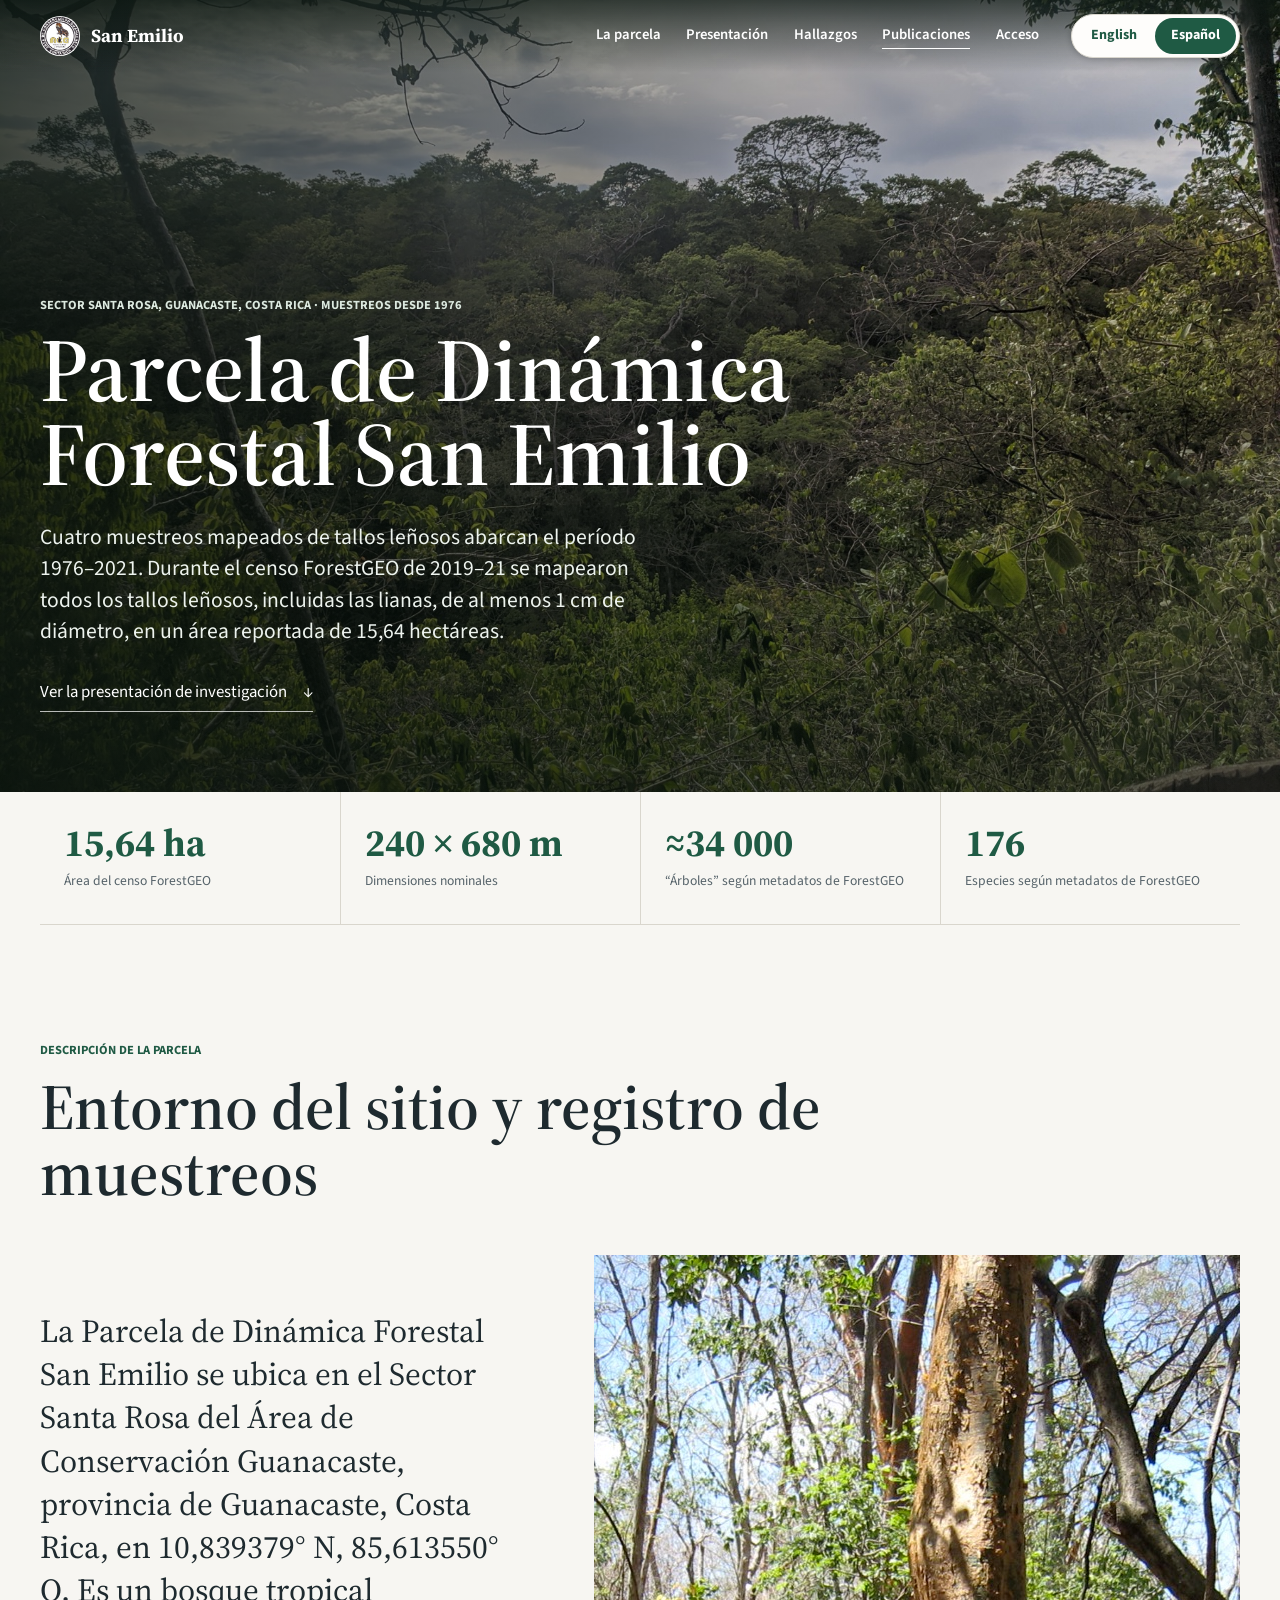
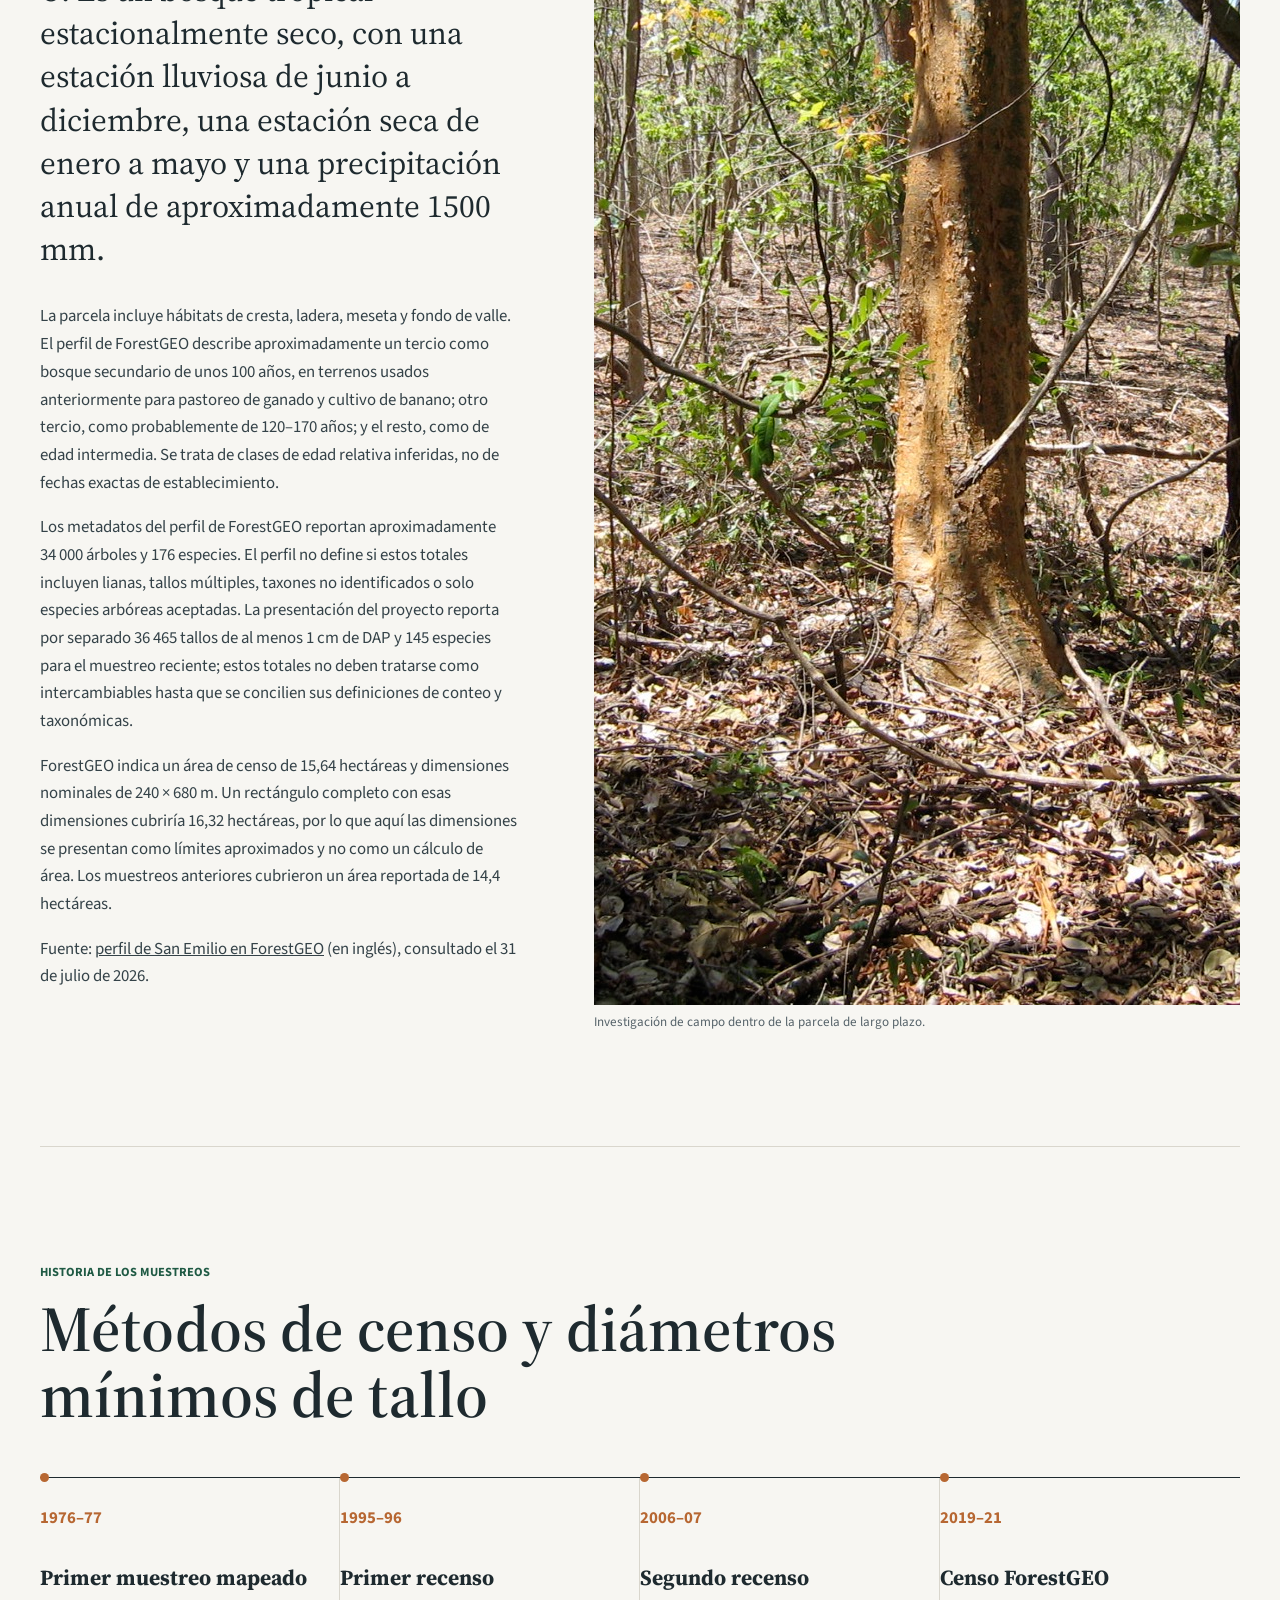
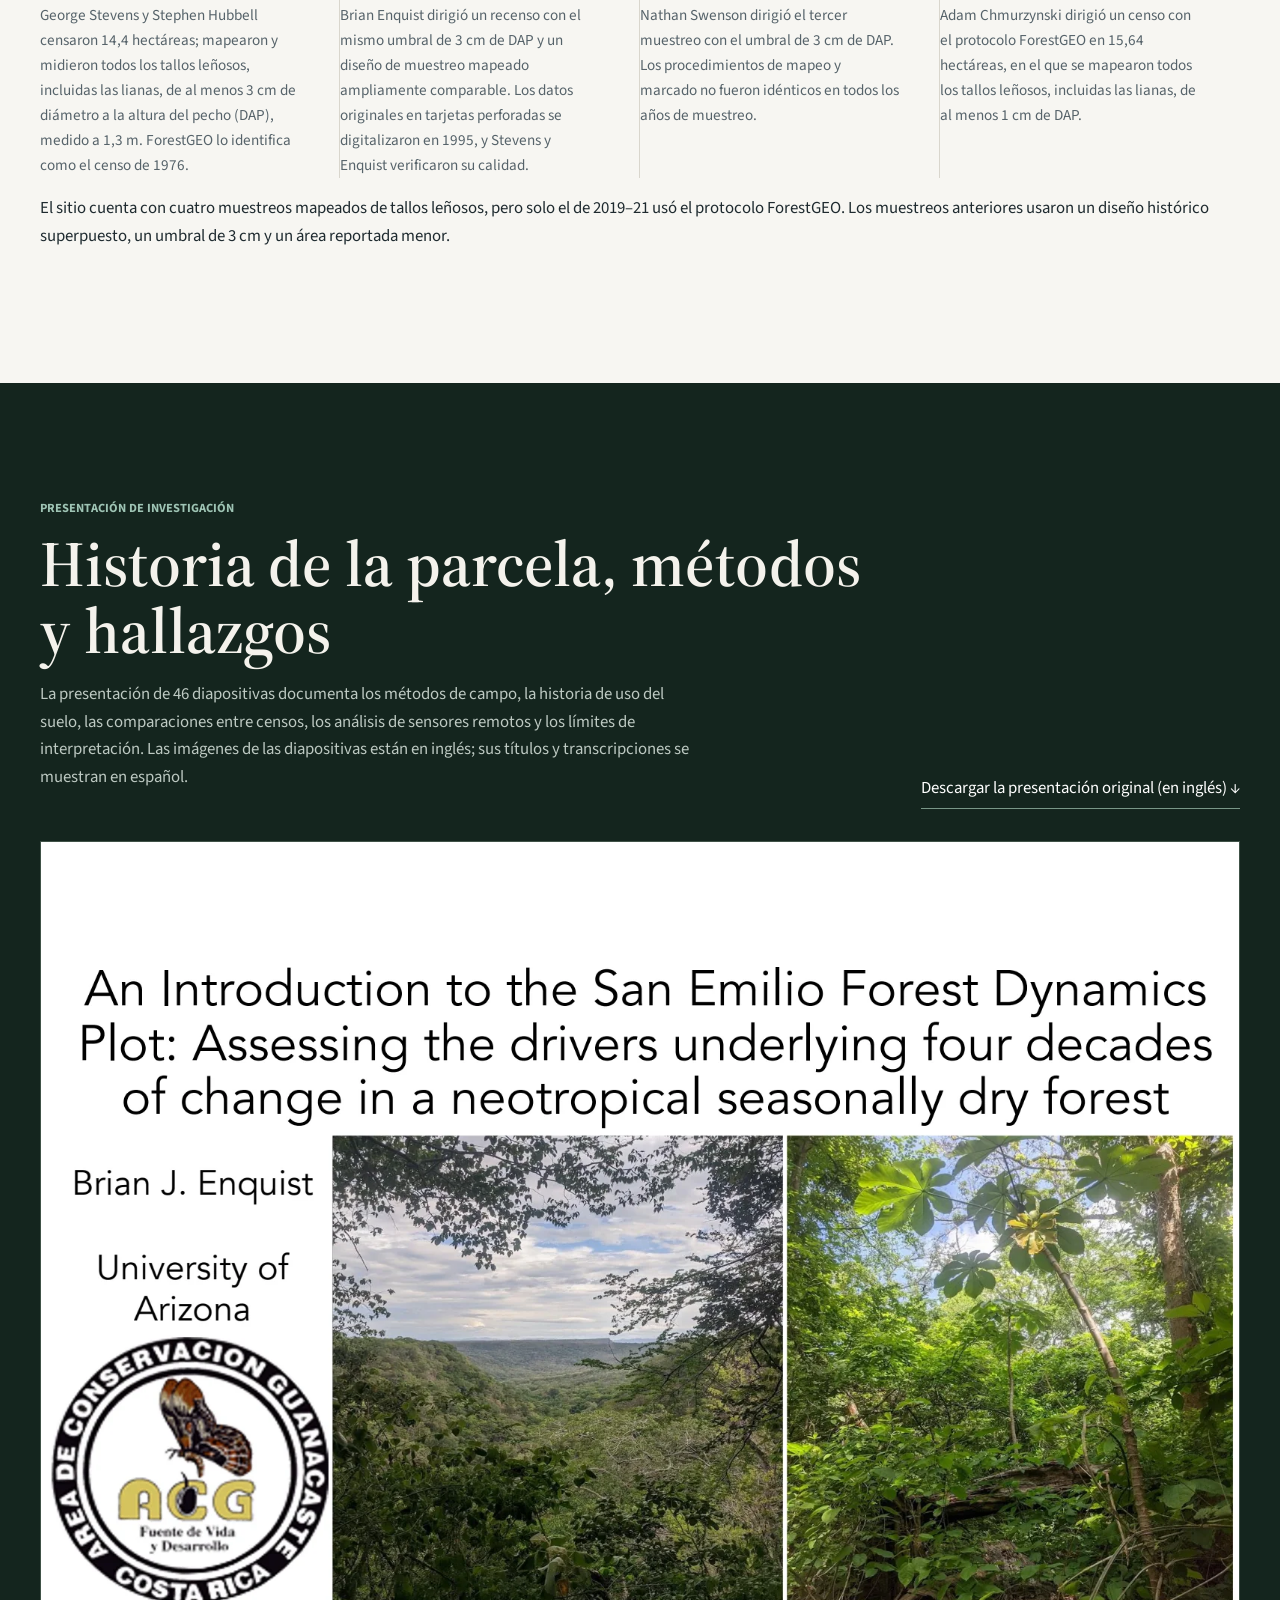
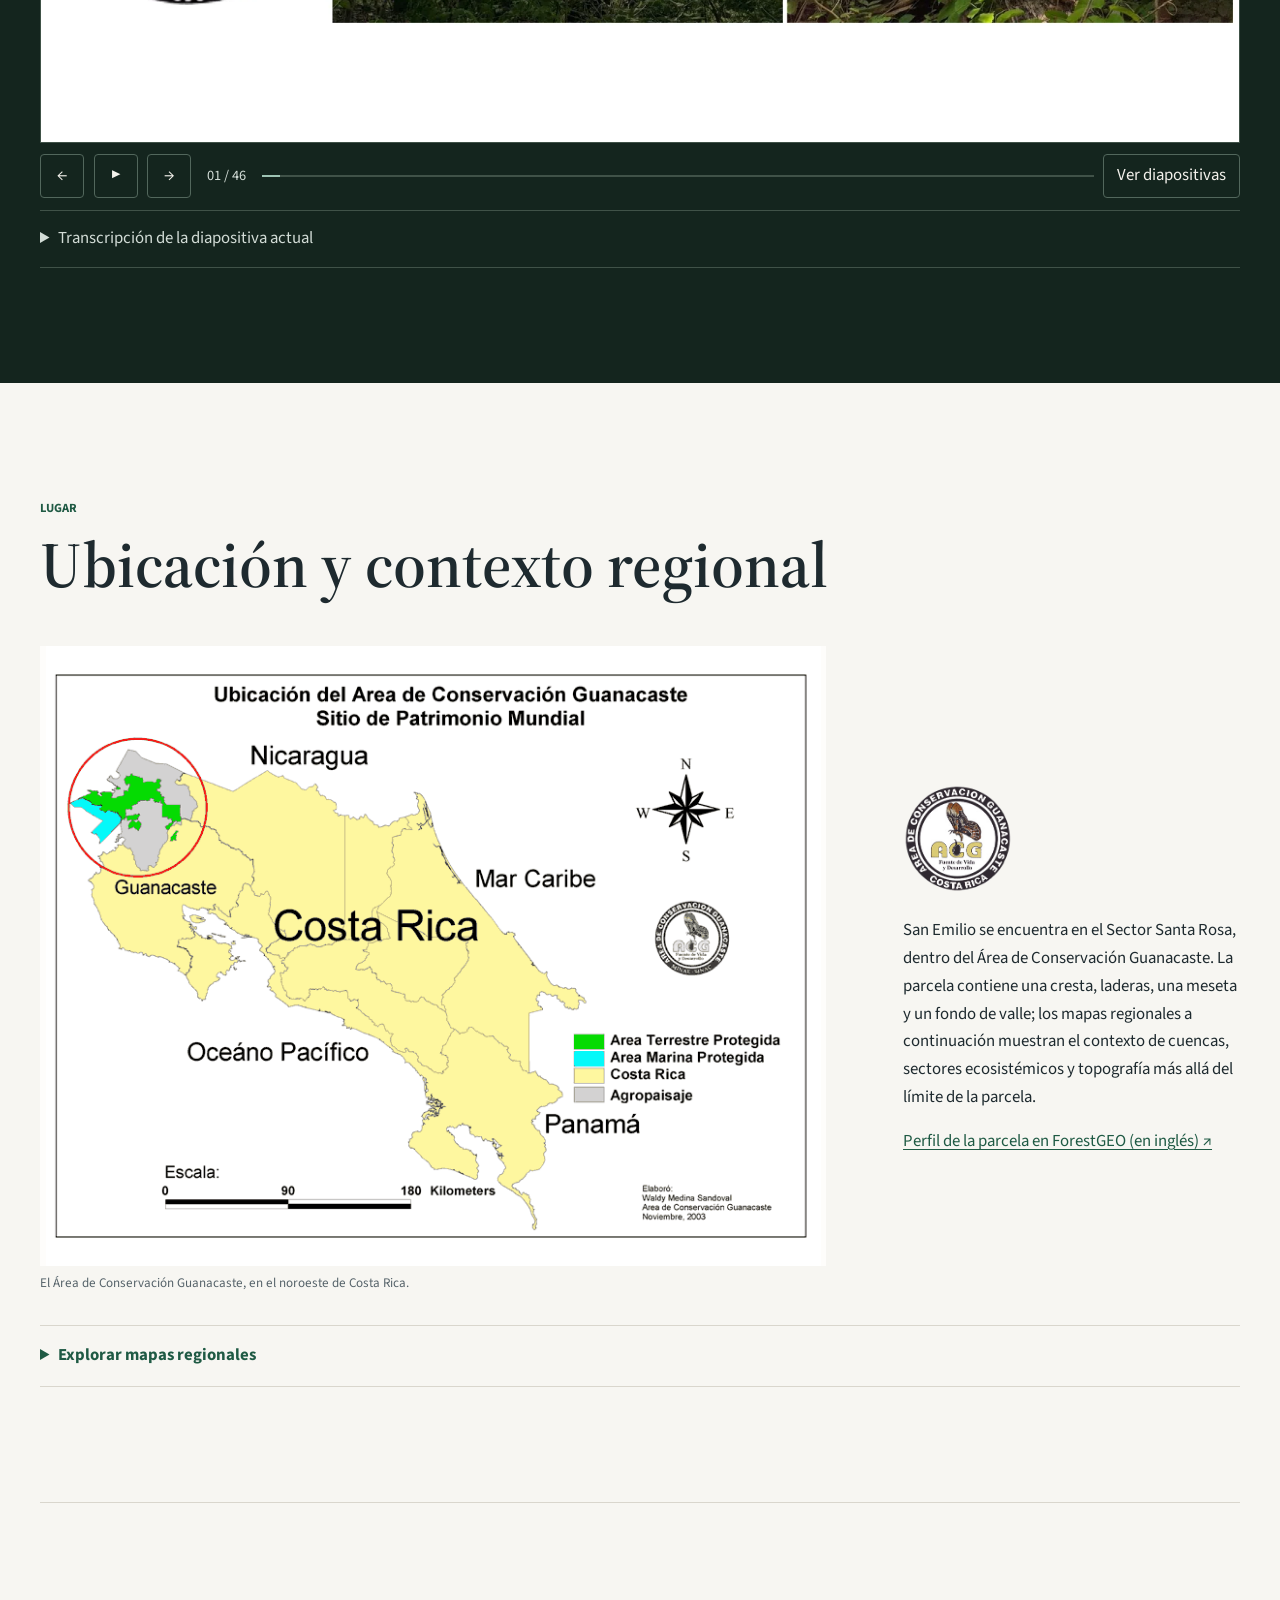
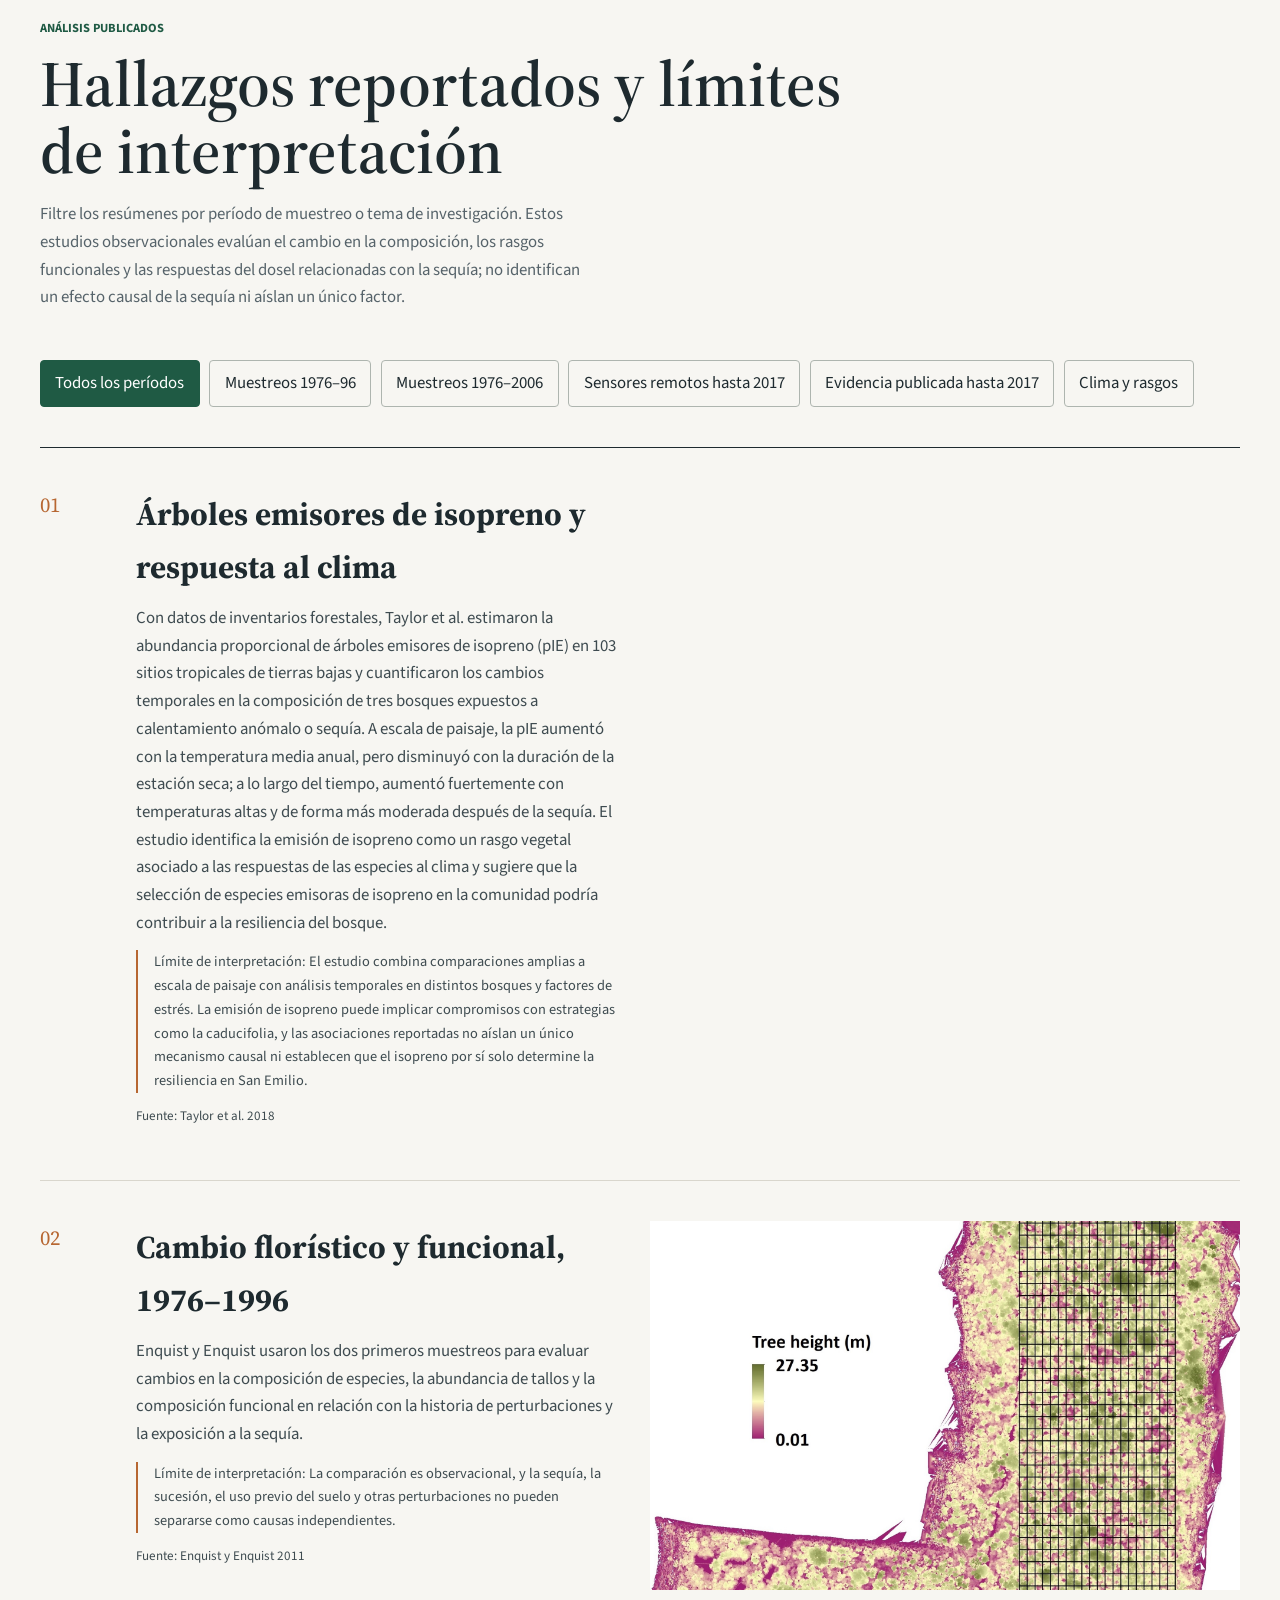
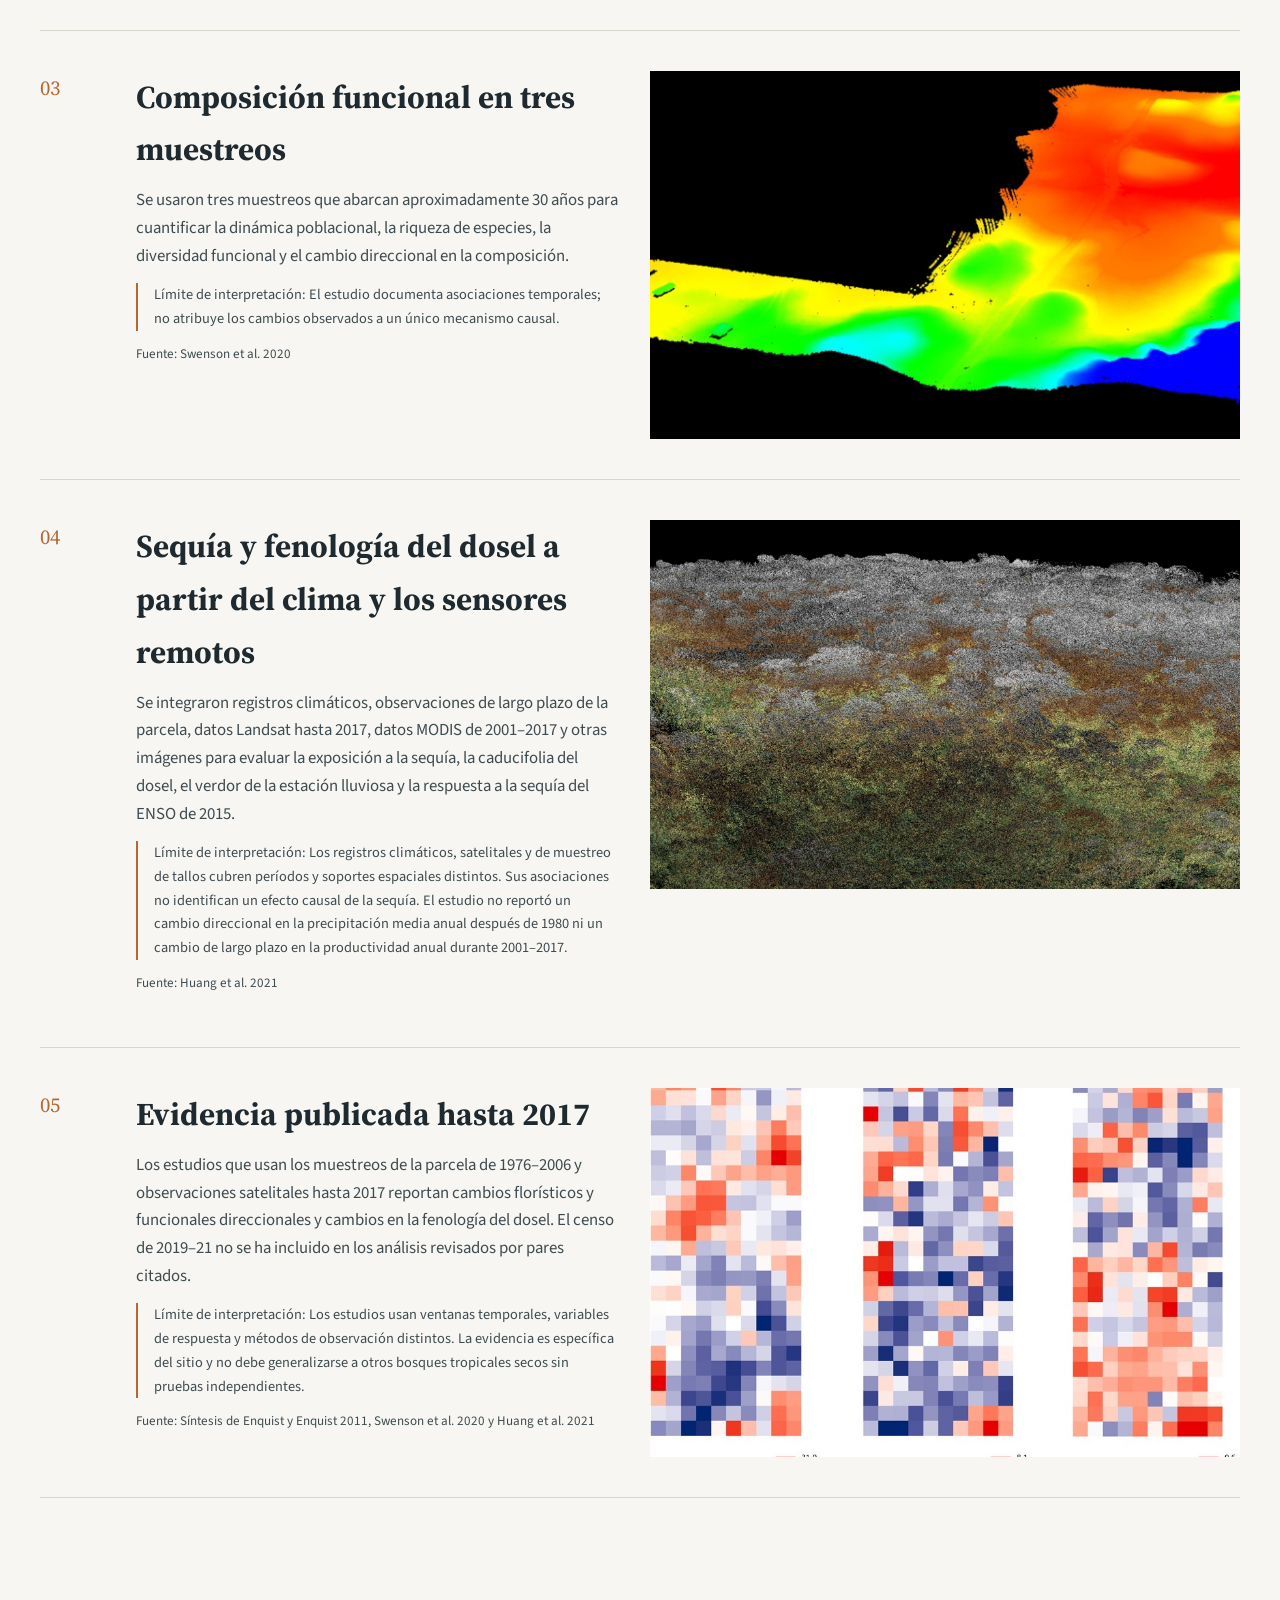
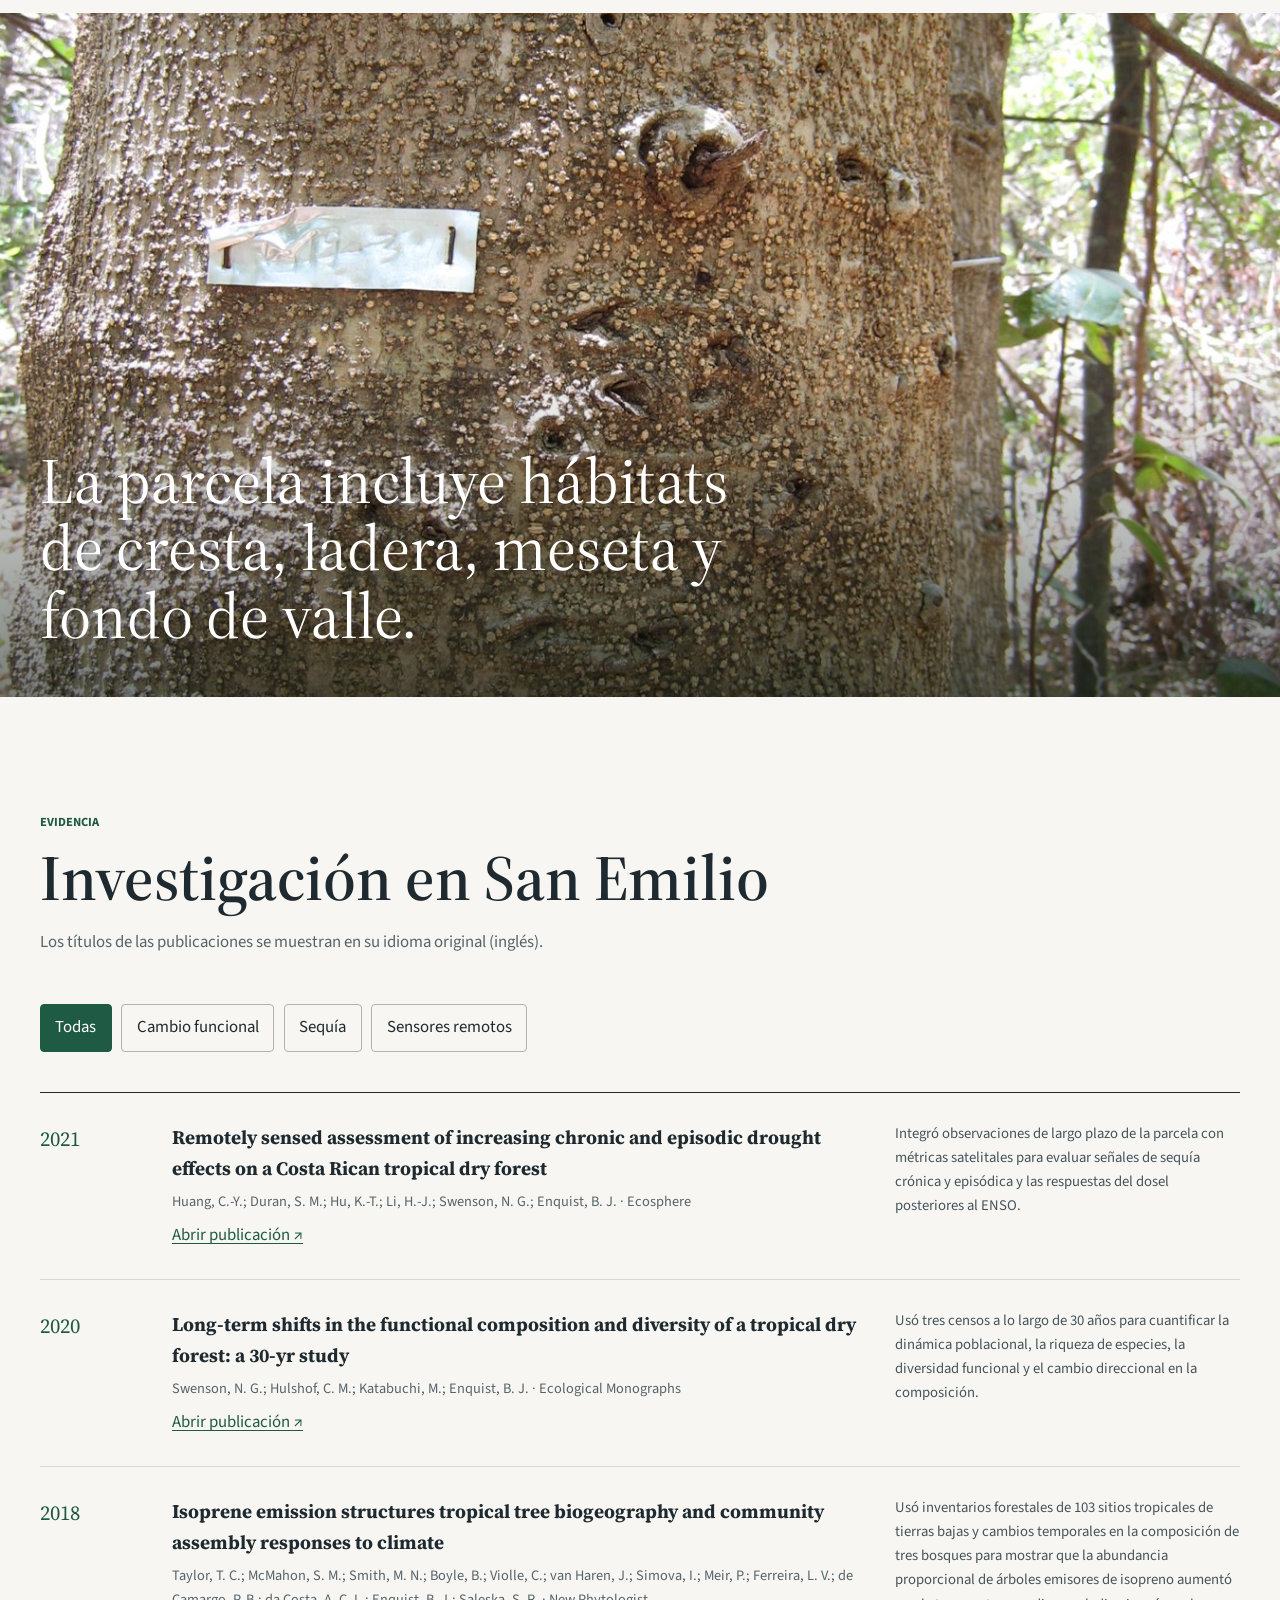
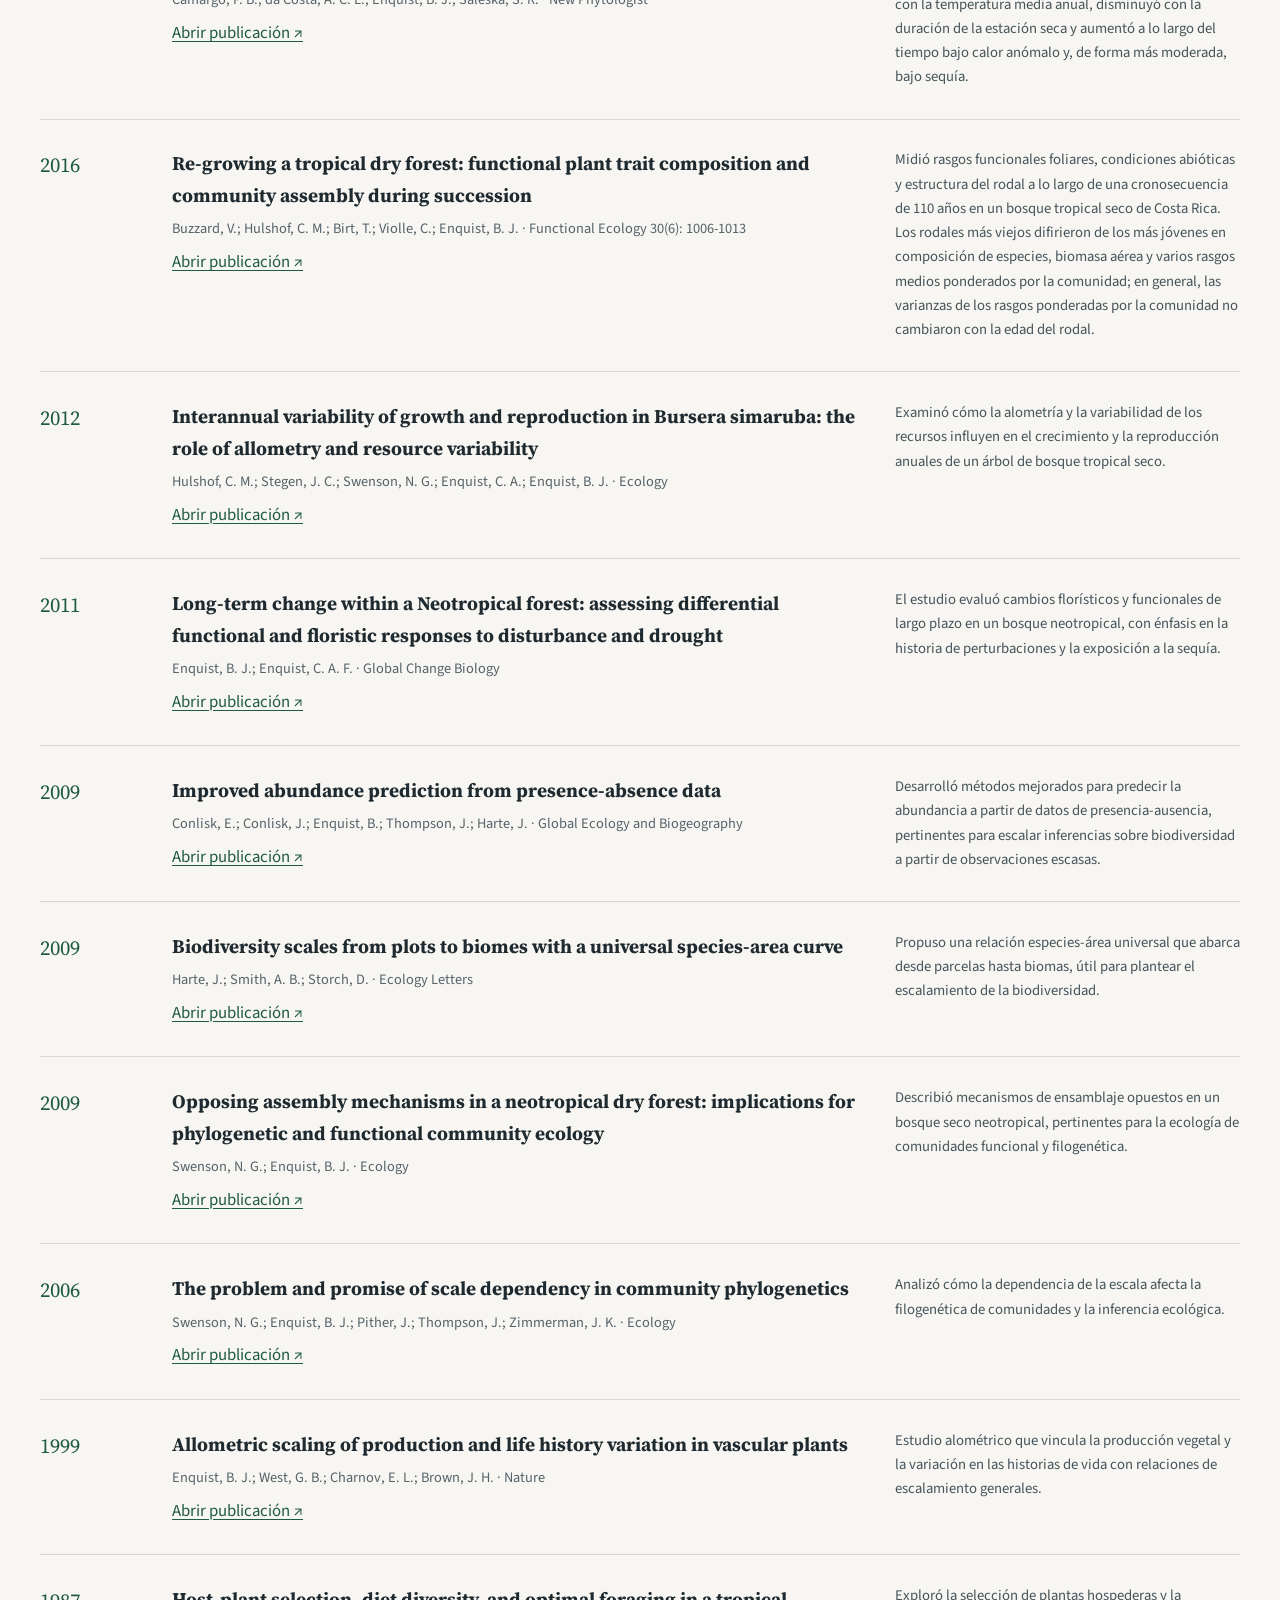
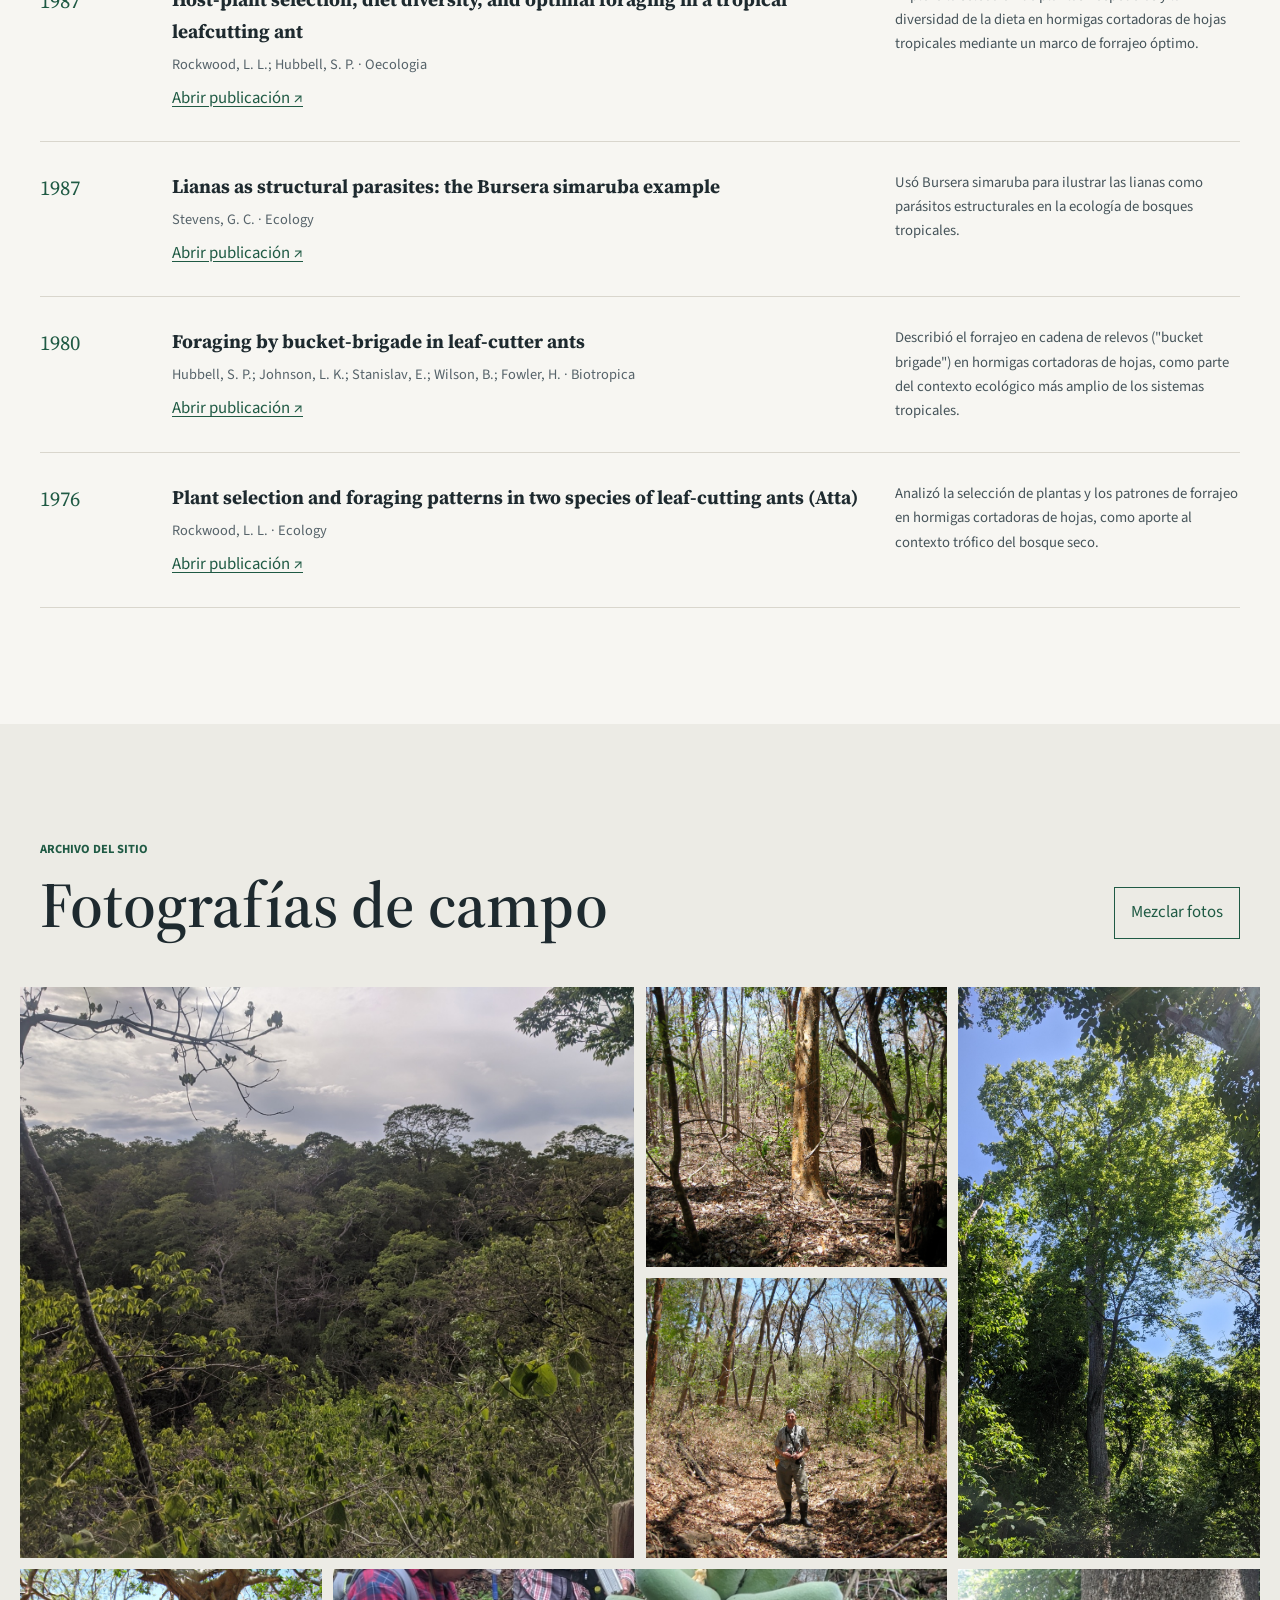
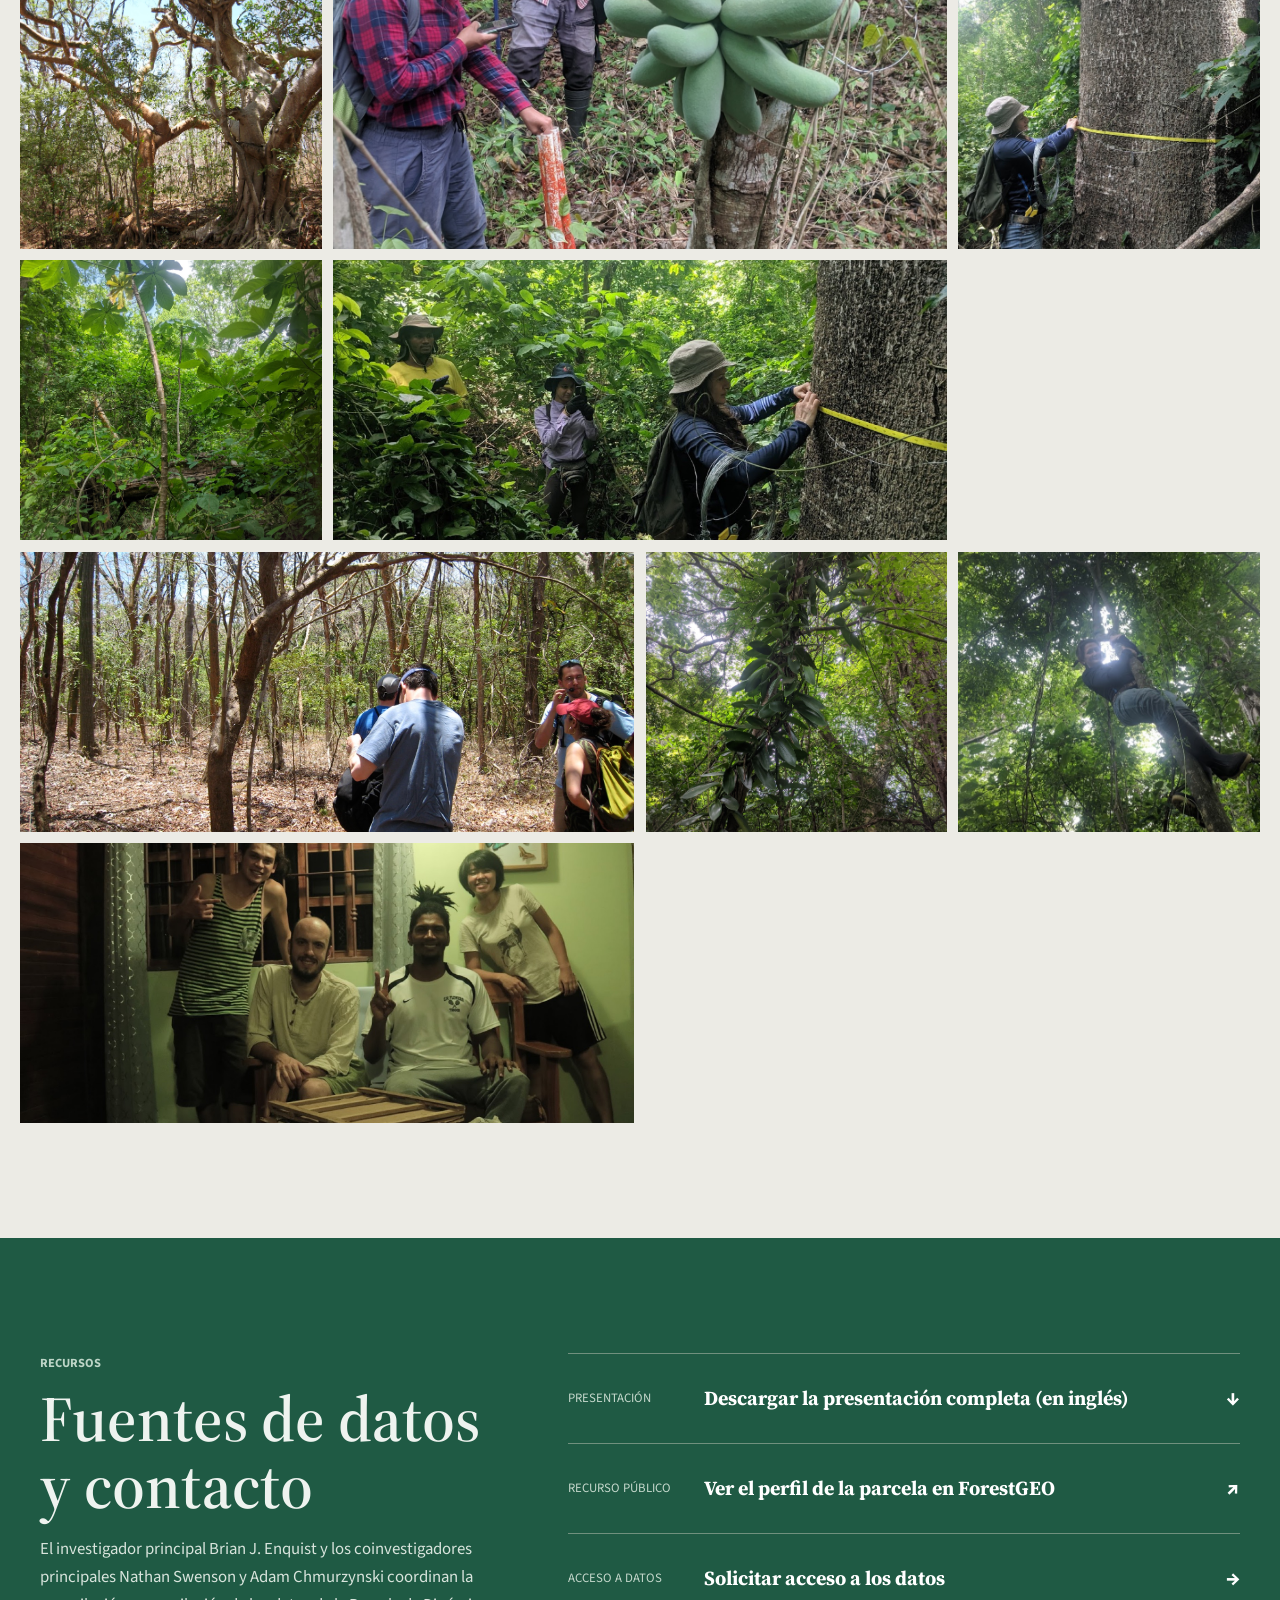
<file: es/index.html>
<!doctype html>
<html lang="es" data-asset-base="../">
  <head>
    <meta charset="UTF-8" />
    <meta name="viewport" content="width=device-width, initial-scale=1.0" />
    <meta
      name="description"
      content="Parcela de Dinámica Forestal San Emilio: entorno del sitio, métodos de censo e investigación a largo plazo del bosque tropical seco en el Área de Conservación Guanacaste, Costa Rica."
    />
    <title>Parcela de Dinámica Forestal San Emilio | Costa Rica</title>
    <link rel="canonical" href="https://benquist.github.io/SanEmilioForestDynamicsPlot.github.io/es/" />
    <link rel="alternate" hreflang="en" href="https://benquist.github.io/SanEmilioForestDynamicsPlot.github.io/" />
    <link rel="alternate" hreflang="es" href="https://benquist.github.io/SanEmilioForestDynamicsPlot.github.io/es/" />
    <link rel="alternate" hreflang="x-default" href="https://benquist.github.io/SanEmilioForestDynamicsPlot.github.io/" />
    <link rel="preconnect" href="https://fonts.googleapis.com" />
    <link rel="preconnect" href="https://fonts.gstatic.com" crossorigin />
    <link
      href="https://fonts.googleapis.com/css2?family=Source+Sans+3:wght@400;500;600;700&family=Source+Serif+4:opsz,wght@8..60,500;8..60,600;8..60,700&display=swap"
      rel="stylesheet"
    />
    <link rel="preload" as="image" href="../assets/img/san-emilio-archive/51329115167_1d41ec85eb_o.jpg" />
    <link rel="stylesheet" href="../assets/css/styles.css?v=i18n-es-3" />
  </head>
  <body>
    <a class="skip-link" href="#main-content">Saltar al contenido principal</a>

    <header class="site-header" id="top">
      <a class="brand" href="#top" aria-label="Inicio de San Emilio">
        <img src="../assets/img/logos/san-emilio-acg-logo.png" alt="" width="40" height="40" />
        <span>San Emilio</span>
      </a>
      <nav id="site-nav" class="site-nav" aria-label="Navegación principal">
        <a href="#story">La parcela</a>
        <a href="#presentation">Presentación</a>
        <a href="#findings">Hallazgos</a>
        <a href="#publications">Publicaciones</a>
        <a href="#access">Acceso</a>
      </nav>
      <div class="header-actions">
        <div class="lang-switch" role="group" aria-label="Idioma / Language">
          <a href="../" hreflang="en" lang="en" title="View in English"><span class="lang-full">English</span><span class="lang-abbr" aria-hidden="true">EN</span></a>
          <span lang="es" aria-current="true"><span class="lang-full">Español</span><span class="lang-abbr" aria-hidden="true">ES</span></span>
        </div>
        <button class="menu-toggle" type="button" aria-expanded="false" aria-controls="site-nav" aria-label="Abrir menú">
          <span aria-hidden="true">Menú</span>
        </button>
      </div>
    </header>

    <main id="main-content">
      <section class="story-hero" aria-labelledby="hero-title">
        <img
          class="story-hero-image"
          src="../assets/img/san-emilio-archive/51329115167_1d41ec85eb_o.jpg"
          alt="Vista amplia del paisaje de bosque estacional en San Emilio"
          width="1800"
          height="1350"
        />
        <div class="story-hero-scrim"></div>
        <div class="story-hero-content reveal">
          <p class="eyebrow">Sector Santa Rosa, Guanacaste, Costa Rica · Muestreos desde 1976</p>
          <h1 id="hero-title">Parcela de Dinámica<br />Forestal San Emilio</h1>
          <p class="hero-deck">
            Cuatro muestreos mapeados de tallos leñosos abarcan el período 1976–2021. Durante el censo ForestGEO
            de 2019–21 se mapearon todos los tallos leñosos, incluidas las lianas, de al menos 1 cm de diámetro,
            en un área reportada de 15,64 hectáreas.
          </p>
          <a class="hero-link" href="#presentation">Ver la presentación de investigación <span aria-hidden="true">↓</span></a>
        </div>
      </section>

      <section class="evidence-rail" aria-label="La parcela en cifras">
        <div class="evidence-item"><strong>15,64 ha</strong><span>Área del censo ForestGEO</span></div>
        <div class="evidence-item"><strong>240 × 680 m</strong><span>Dimensiones nominales</span></div>
        <div class="evidence-item"><strong>≈34&nbsp;000</strong><span>“Árboles” según metadatos de ForestGEO</span></div>
        <div class="evidence-item"><strong>176</strong><span>Especies según metadatos de ForestGEO</span></div>
      </section>

      <section class="editorial-section story-intro" id="story">
        <div class="section-intro reveal">
          <p class="eyebrow">Descripción de la parcela</p>
          <h2>Entorno del sitio y registro de muestreos</h2>
        </div>
        <div class="story-grid reveal">
          <div class="story-prose">
            <p class="lead">
              La Parcela de Dinámica Forestal San Emilio se ubica en el Sector Santa Rosa del Área de Conservación
              Guanacaste, provincia de Guanacaste, Costa Rica, en 10,839379° N, 85,613550° O. Es un bosque tropical
              estacionalmente seco, con una estación lluviosa de junio a diciembre, una estación seca de enero a mayo
              y una precipitación anual de aproximadamente 1500 mm.
            </p>
            <p>
              La parcela incluye hábitats de cresta, ladera, meseta y fondo de valle. El perfil de ForestGEO describe
              aproximadamente un tercio como bosque secundario de unos 100 años, en terrenos usados anteriormente para
              pastoreo de ganado y cultivo de banano; otro tercio, como probablemente de 120–170 años; y el resto, como de edad
              intermedia. Se trata de clases de edad relativa inferidas, no de fechas exactas de establecimiento.
            </p>
            <p>
              Los metadatos del perfil de ForestGEO reportan aproximadamente 34&nbsp;000 árboles y 176 especies. El
              perfil no define si estos totales incluyen lianas, tallos múltiples, taxones no identificados o solo
              especies arbóreas aceptadas. La presentación del proyecto reporta por separado 36&nbsp;465 tallos de al
              menos 1 cm de DAP y 145 especies para el muestreo reciente; estos totales no deben tratarse como
              intercambiables hasta que se concilien sus definiciones de conteo y taxonómicas.
            </p>
            <p>
              ForestGEO indica un área de censo de 15,64 hectáreas y dimensiones nominales de 240 × 680 m. Un
              rectángulo completo con esas dimensiones cubriría 16,32 hectáreas, por lo que aquí las dimensiones se
              presentan como límites aproximados y no como un cálculo de área. Los muestreos anteriores cubrieron un
              área reportada de 14,4 hectáreas.
            </p>
            <p class="source-note">
              Fuente: <a href="https://forestgeo.si.edu/sites/san-emilio" target="_blank" rel="noopener noreferrer" hreflang="en">perfil de San Emilio en ForestGEO</a> (en inglés), consultado el 31 de julio de 2026.
            </p>
          </div>
          <figure class="story-photo">
            <img
              src="../assets/img/san-emilio-archive/51330060508_5b337174d9_o.jpg"
              alt="Investigadores de pie entre tallos mapeados en el bosque de San Emilio"
              loading="lazy"
              width="1800"
              height="1350"
            />
            <figcaption>Investigación de campo dentro de la parcela de largo plazo.</figcaption>
          </figure>
        </div>
      </section>

      <section class="editorial-section chronicle-section" aria-labelledby="chronicle-title">
        <div class="section-intro reveal">
          <p class="eyebrow">Historia de los muestreos</p>
          <h2 id="chronicle-title">Métodos de censo y diámetros mínimos de tallo</h2>
        </div>
        <ol class="chronicle reveal">
          <li><time datetime="1976">1976–77</time><div><h3>Primer muestreo mapeado</h3><p>George Stevens y Stephen Hubbell censaron 14,4 hectáreas; mapearon y midieron todos los tallos leñosos, incluidas las lianas, de al menos 3 cm de diámetro a la altura del pecho (DAP), medido a 1,3 m. ForestGEO lo identifica como el censo de 1976.</p></div></li>
          <li><time datetime="1995">1995–96</time><div><h3>Primer recenso</h3><p>Brian Enquist dirigió un recenso con el mismo umbral de 3 cm de DAP y un diseño de muestreo mapeado ampliamente comparable. Los datos originales en tarjetas perforadas se digitalizaron en 1995, y Stevens y Enquist verificaron su calidad.</p></div></li>
          <li><time datetime="2006">2006–07</time><div><h3>Segundo recenso</h3><p>Nathan Swenson dirigió el tercer muestreo con el umbral de 3 cm de DAP. Los procedimientos de mapeo y marcado no fueron idénticos en todos los años de muestreo.</p></div></li>
          <li><time datetime="2019">2019–21</time><div><h3>Censo ForestGEO</h3><p>Adam Chmurzynski dirigió un censo con el protocolo ForestGEO en 15,64 hectáreas, en el que se mapearon todos los tallos leñosos, incluidas las lianas, de al menos 1 cm de DAP.</p></div></li>
        </ol>
        <p class="source-note">El sitio cuenta con cuatro muestreos mapeados de tallos leñosos, pero solo el de 2019–21 usó el protocolo ForestGEO. Los muestreos anteriores usaron un diseño histórico superpuesto, un umbral de 3 cm y un área reportada menor.</p>
      </section>

      <section class="presentation-section" id="presentation" aria-labelledby="presentation-title">
        <div class="presentation-heading reveal">
          <div>
            <p class="eyebrow">Presentación de investigación</p>
            <h2 id="presentation-title">Historia de la parcela, métodos y hallazgos</h2>
            <p>La presentación de 46 diapositivas documenta los métodos de campo, la historia de uso del suelo, las comparaciones entre censos, los análisis de sensores remotos y los límites de interpretación. Las imágenes de las diapositivas están en inglés; sus títulos y transcripciones se muestran en español.</p>
          </div>
          <a class="download-link" href="../assets/presentation/SanEmilio_Presentation_ForestGeo5.pptx" download hreflang="en">
            Descargar la presentación original (en inglés) <span aria-hidden="true">↓</span>
          </a>
        </div>

        <div class="slide-viewer reveal" data-slide-viewer>
          <div class="slide-stage" aria-live="off">
            <div class="slide-loading" role="status">Cargando presentación…</div>
            <div class="slide-track" tabindex="0" aria-label="Diapositivas de la presentación de investigación de San Emilio"></div>
          </div>
          <div class="slide-controls" aria-label="Controles de la presentación">
            <button class="icon-button slide-prev" type="button" aria-label="Diapositiva anterior" title="Diapositiva anterior">←</button>
            <button class="icon-button slide-play" type="button" aria-label="Reproducir presentación" aria-pressed="false" title="Reproducir presentación">▶</button>
            <button class="icon-button slide-next" type="button" aria-label="Diapositiva siguiente" title="Diapositiva siguiente">→</button>
            <p class="slide-status" aria-live="polite"><span class="slide-current">01</span> / <span class="slide-total">46</span></p>
            <div class="slide-progress" aria-hidden="true"><span></span></div>
            <button class="text-button slide-thumbnails-toggle" type="button" aria-expanded="false" aria-controls="slide-thumbnails">Ver diapositivas</button>
          </div>
          <div class="slide-thumbnails" id="slide-thumbnails" hidden aria-label="Miniaturas de las diapositivas"></div>
          <details class="slide-transcript">
            <summary>Transcripción de la diapositiva actual</summary>
            <p class="slide-transcript-text"></p>
          </details>
          <noscript><p class="slide-error">Se requiere JavaScript para el visor de diapositivas. La presentación original sigue disponible arriba.</p></noscript>
        </div>
      </section>

      <section class="editorial-section place-section" aria-labelledby="place-title">
        <div class="section-intro reveal">
          <p class="eyebrow">Lugar</p>
          <h2 id="place-title">Ubicación y contexto regional</h2>
        </div>
        <div class="map-feature reveal">
          <figure class="map-primary">
            <img src="../assets/img/maps/san-emilio-acg-costa-rica.gif" alt="Mapa de Costa Rica que ubica el Área de Conservación Guanacaste" loading="lazy" />
            <figcaption>El Área de Conservación Guanacaste, en el noroeste de Costa Rica.</figcaption>
          </figure>
          <div class="place-copy">
            <img class="acg-mark" src="../assets/img/logos/san-emilio-acg-logo.png" alt="Logotipo del Área de Conservación Guanacaste" width="251" height="250" />
            <p>
              San Emilio se encuentra en el Sector Santa Rosa, dentro del Área de Conservación Guanacaste. La parcela
              contiene una cresta, laderas, una meseta y un fondo de valle; los mapas regionales a continuación muestran
              el contexto de cuencas, sectores ecosistémicos y topografía más allá del límite de la parcela.
            </p>
            <a class="inline-link" href="https://forestgeo.si.edu/sites/san-emilio" target="_blank" rel="noopener noreferrer" hreflang="en">Perfil de la parcela en ForestGEO (en inglés) ↗</a>
          </div>
        </div>
        <details class="regional-context reveal">
          <summary>Explorar mapas regionales</summary>
          <div class="regional-map-grid">
            <figure><img src="../assets/img/maps/san-emilio-acg-rivers.gif" alt="Red fluvial y estaciones del ACG" loading="lazy" /><figcaption>Hidrología y estaciones</figcaption></figure>
            <figure><img src="../assets/img/maps/san-emilio-acg-ecosystems.jpg" alt="Sectores ecosistémicos del ACG" loading="lazy" /><figcaption>Sectores ecosistémicos</figcaption></figure>
            <figure><img src="../assets/img/maps/san-emilio-acg-3d-contour.jpg" alt="Mapa tridimensional del terreno del ACG" loading="lazy" /><figcaption>Terreno visto desde el Pacífico</figcaption></figure>
          </div>
        </details>
      </section>

      <section class="findings-section" id="findings" aria-labelledby="findings-title">
        <div class="section-intro reveal">
          <p class="eyebrow">Análisis publicados</p>
          <h2 id="findings-title">Hallazgos reportados y límites de interpretación</h2>
          <p>Filtre los resúmenes por período de muestreo o tema de investigación. Estos estudios observacionales evalúan el cambio en la composición, los rasgos funcionales y las respuestas del dosel relacionadas con la sequía; no identifican un efecto causal de la sequía ni aíslan un único factor.</p>
        </div>
        <div class="filter-bar reveal" role="group" aria-label="Filtrar hallazgos por período de muestreo o tema de investigación">
          <button class="filter-btn is-active" type="button" data-period="all" aria-pressed="true">Todos los períodos</button>
          <button class="filter-btn" type="button" data-period="1976-1996" aria-pressed="false">Muestreos 1976–96</button>
          <button class="filter-btn" type="button" data-period="1976-2006" aria-pressed="false">Muestreos 1976–2006</button>
          <button class="filter-btn" type="button" data-period="remote-sensing" aria-pressed="false">Sensores remotos hasta 2017</button>
          <button class="filter-btn" type="button" data-period="published-synthesis" aria-pressed="false">Evidencia publicada hasta 2017</button>
          <button class="filter-btn" type="button" data-period="climate-trait" aria-pressed="false">Clima y rasgos</button>
        </div>
        <div id="findings-dashboard-grid" class="findings-list reveal" aria-live="polite"></div>
      </section>

      <section class="photo-interlude" aria-label="Dosel del bosque de San Emilio">
        <img src="../assets/img/san-emilio-archive/51330575399_f90e2669fe_o.jpg" alt="Vista hacia arriba a través del dosel del bosque estacional de San Emilio" loading="lazy" />
        <p>La parcela incluye hábitats de cresta, ladera, meseta y fondo de valle.</p>
      </section>

      <section class="editorial-section publications-section" id="publications" aria-labelledby="publications-title">
        <div class="section-intro reveal">
          <p class="eyebrow">Evidencia</p>
          <h2 id="publications-title">Investigación en San Emilio</h2>
          <p class="source-note">Los títulos de las publicaciones se muestran en su idioma original (inglés).</p>
        </div>
        <div id="publication-filters" class="filter-bar" role="group" aria-label="Filtrar publicaciones por tema" hidden>
          <button class="pub-filter-btn is-active" type="button" data-topic="all" aria-pressed="true">Todas</button>
          <button class="pub-filter-btn" type="button" data-topic="functional-change" aria-pressed="false">Cambio funcional</button>
          <button class="pub-filter-btn" type="button" data-topic="drought" aria-pressed="false">Sequía</button>
          <button class="pub-filter-btn" type="button" data-topic="remote-sensing" aria-pressed="false">Sensores remotos</button>
        </div>
        <div id="publications-list" class="publication-list" role="list" aria-live="polite">
          <!-- BEGIN GENERATED PUBLICATIONS: scripts/render-publications.js -->
          <article class="pub-item" role="listitem" data-publication-id="huang-etal-2021-ecosphere" data-topic-tags="drought remote-sensing">
            <div class="pub-year">2021</div>
            <div class="pub-details">
              <h3 lang="en">Remotely sensed assessment of increasing chronic and episodic drought effects on a Costa Rican tropical dry forest</h3>
              <p lang="en">Huang, C.-Y.; Duran, S. M.; Hu, K.-T.; Li, H.-J.; Swenson, N. G.; Enquist, B. J. · Ecosphere</p>
              <a class="pub-link" href="https://doi.org/10.1002/ecs2.3824" target="_blank" rel="noopener noreferrer">Abrir publicación ↗</a>
            </div>
            <div class="pub-summary">Integró observaciones de largo plazo de la parcela con métricas satelitales para evaluar señales de sequía crónica y episódica y las respuestas del dosel posteriores al ENSO.</div>
          </article>
          <article class="pub-item" role="listitem" data-publication-id="swenson-etal-2020-ecological-monographs" data-topic-tags="functional-change">
            <div class="pub-year">2020</div>
            <div class="pub-details">
              <h3 lang="en">Long-term shifts in the functional composition and diversity of a tropical dry forest: a 30-yr study</h3>
              <p lang="en">Swenson, N. G.; Hulshof, C. M.; Katabuchi, M.; Enquist, B. J. · Ecological Monographs</p>
              <a class="pub-link" href="https://doi.org/10.1002/ecm.1408" target="_blank" rel="noopener noreferrer">Abrir publicación ↗</a>
            </div>
            <div class="pub-summary">Usó tres censos a lo largo de 30 años para cuantificar la dinámica poblacional, la riqueza de especies, la diversidad funcional y el cambio direccional en la composición.</div>
          </article>
          <article class="pub-item" role="listitem" data-publication-id="taylor-etal-2018-isoprene" data-topic-tags="functional-change climate-response community-ecology">
            <div class="pub-year">2018</div>
            <div class="pub-details">
              <h3 lang="en">Isoprene emission structures tropical tree biogeography and community assembly responses to climate</h3>
              <p lang="en">Taylor, T. C.; McMahon, S. M.; Smith, M. N.; Boyle, B.; Violle, C.; van Haren, J.; Simova, I.; Meir, P.; Ferreira, L. V.; de Camargo, P. B.; da Costa, A. C. L.; Enquist, B. J.; Saleska, S. R. · New Phytologist</p>
              <a class="pub-link" href="https://doi.org/10.1111/nph.15304" target="_blank" rel="noopener noreferrer">Abrir publicación ↗</a>
            </div>
            <div class="pub-summary">Usó inventarios forestales de 103 sitios tropicales de tierras bajas y cambios temporales en la composición de tres bosques para mostrar que la abundancia proporcional de árboles emisores de isopreno aumentó con la temperatura media anual, disminuyó con la duración de la estación seca y aumentó a lo largo del tiempo bajo calor anómalo y, de forma más moderada, bajo sequía.</div>
          </article>
          <article class="pub-item" role="listitem" data-publication-id="buzzard-etal-2016-functional-ecology" data-topic-tags="functional-change">
            <div class="pub-year">2016</div>
            <div class="pub-details">
              <h3 lang="en">Re-growing a tropical dry forest: functional plant trait composition and community assembly during succession</h3>
              <p lang="en">Buzzard, V.; Hulshof, C. M.; Birt, T.; Violle, C.; Enquist, B. J. · Functional Ecology 30(6): 1006-1013</p>
              <a class="pub-link" href="https://doi.org/10.1111/1365-2435.12579" target="_blank" rel="noopener noreferrer">Abrir publicación ↗</a>
            </div>
            <div class="pub-summary">Midió rasgos funcionales foliares, condiciones abióticas y estructura del rodal a lo largo de una cronosecuencia de 110 años en un bosque tropical seco de Costa Rica. Los rodales más viejos difirieron de los más jóvenes en composición de especies, biomasa aérea y varios rasgos medios ponderados por la comunidad; en general, las varianzas de los rasgos ponderadas por la comunidad no cambiaron con la edad del rodal.</div>
          </article>
          <article class="pub-item" role="listitem" data-publication-id="hulshof-etal-2012-bursera" data-topic-tags="allometry drought functional-change">
            <div class="pub-year">2012</div>
            <div class="pub-details">
              <h3 lang="en">Interannual variability of growth and reproduction in Bursera simaruba: the role of allometry and resource variability</h3>
              <p lang="en">Hulshof, C. M.; Stegen, J. C.; Swenson, N. G.; Enquist, C. A.; Enquist, B. J. · Ecology</p>
              <a class="pub-link" href="https://doi.org/10.1890/11-0740.1" target="_blank" rel="noopener noreferrer">Abrir publicación ↗</a>
            </div>
            <div class="pub-summary">Examinó cómo la alometría y la variabilidad de los recursos influyen en el crecimiento y la reproducción anuales de un árbol de bosque tropical seco.</div>
          </article>
          <article class="pub-item" role="listitem" data-publication-id="enquist-enquist-2011-gcb" data-topic-tags="functional-change drought">
            <div class="pub-year">2011</div>
            <div class="pub-details">
              <h3 lang="en">Long-term change within a Neotropical forest: assessing differential functional and floristic responses to disturbance and drought</h3>
              <p lang="en">Enquist, B. J.; Enquist, C. A. F. · Global Change Biology</p>
              <a class="pub-link" href="https://doi.org/10.1111/j.1365-2486.2010.02326.x" target="_blank" rel="noopener noreferrer">Abrir publicación ↗</a>
            </div>
            <div class="pub-summary">El estudio evaluó cambios florísticos y funcionales de largo plazo en un bosque neotropical, con énfasis en la historia de perturbaciones y la exposición a la sequía.</div>
          </article>
          <article class="pub-item" role="listitem" data-publication-id="conlisk-etal-2009-geob" data-topic-tags="species-distribution community-ecology">
            <div class="pub-year">2009</div>
            <div class="pub-details">
              <h3 lang="en">Improved abundance prediction from presence-absence data</h3>
              <p lang="en">Conlisk, E.; Conlisk, J.; Enquist, B.; Thompson, J.; Harte, J. · Global Ecology and Biogeography</p>
              <a class="pub-link" href="https://doi.org/10.1111/j.1466-8238.2008.00427.x" target="_blank" rel="noopener noreferrer">Abrir publicación ↗</a>
            </div>
            <div class="pub-summary">Desarrolló métodos mejorados para predecir la abundancia a partir de datos de presencia-ausencia, pertinentes para escalar inferencias sobre biodiversidad a partir de observaciones escasas.</div>
          </article>
          <article class="pub-item" role="listitem" data-publication-id="harte-etal-2009-ecol-letters" data-topic-tags="species-area ecological-scaling">
            <div class="pub-year">2009</div>
            <div class="pub-details">
              <h3 lang="en">Biodiversity scales from plots to biomes with a universal species-area curve</h3>
              <p lang="en">Harte, J.; Smith, A. B.; Storch, D. · Ecology Letters</p>
              <a class="pub-link" href="https://doi.org/10.1111/j.1461-0248.2009.01328.x" target="_blank" rel="noopener noreferrer">Abrir publicación ↗</a>
            </div>
            <div class="pub-summary">Propuso una relación especies-área universal que abarca desde parcelas hasta biomas, útil para plantear el escalamiento de la biodiversidad.</div>
          </article>
          <article class="pub-item" role="listitem" data-publication-id="swenson-enquist-2009-assembly" data-topic-tags="community-ecology functional-change">
            <div class="pub-year">2009</div>
            <div class="pub-details">
              <h3 lang="en">Opposing assembly mechanisms in a neotropical dry forest: implications for phylogenetic and functional community ecology</h3>
              <p lang="en">Swenson, N. G.; Enquist, B. J. · Ecology</p>
              <a class="pub-link" href="https://doi.org/10.1890/08-1025.1" target="_blank" rel="noopener noreferrer">Abrir publicación ↗</a>
            </div>
            <div class="pub-summary">Describió mecanismos de ensamblaje opuestos en un bosque seco neotropical, pertinentes para la ecología de comunidades funcional y filogenética.</div>
          </article>
          <article class="pub-item" role="listitem" data-publication-id="swenson-etal-2006-scale-dependency" data-topic-tags="community-ecology phylogenetics">
            <div class="pub-year">2006</div>
            <div class="pub-details">
              <h3 lang="en">The problem and promise of scale dependency in community phylogenetics</h3>
              <p lang="en">Swenson, N. G.; Enquist, B. J.; Pither, J.; Thompson, J.; Zimmerman, J. K. · Ecology</p>
              <a class="pub-link" href="https://doi.org/10.1890/0012-9658(2006)87[2418:TPAPOS]2.0.CO;2" target="_blank" rel="noopener noreferrer">Abrir publicación ↗</a>
            </div>
            <div class="pub-summary">Analizó cómo la dependencia de la escala afecta la filogenética de comunidades y la inferencia ecológica.</div>
          </article>
          <article class="pub-item" role="listitem" data-publication-id="enquist-etal-1999-nature" data-topic-tags="allometry ecological-scaling">
            <div class="pub-year">1999</div>
            <div class="pub-details">
              <h3 lang="en">Allometric scaling of production and life history variation in vascular plants</h3>
              <p lang="en">Enquist, B. J.; West, G. B.; Charnov, E. L.; Brown, J. H. · Nature</p>
              <a class="pub-link" href="https://doi.org/10.1038/44819" target="_blank" rel="noopener noreferrer">Abrir publicación ↗</a>
            </div>
            <div class="pub-summary">Estudio alométrico que vincula la producción vegetal y la variación en las historias de vida con relaciones de escalamiento generales.</div>
          </article>
          <article class="pub-item" role="listitem" data-publication-id="rockwood-hubbell-1987-ocoe" data-topic-tags="ant-ecology foraging">
            <div class="pub-year">1987</div>
            <div class="pub-details">
              <h3 lang="en">Host-plant selection, diet diversity, and optimal foraging in a tropical leafcutting ant</h3>
              <p lang="en">Rockwood, L. L.; Hubbell, S. P. · Oecologia</p>
              <a class="pub-link" href="https://www.jstor.org/stable/4218430" target="_blank" rel="noopener noreferrer">Abrir publicación ↗</a>
            </div>
            <div class="pub-summary">Exploró la selección de plantas hospederas y la diversidad de la dieta en hormigas cortadoras de hojas tropicales mediante un marco de forrajeo óptimo.</div>
          </article>
          <article class="pub-item" role="listitem" data-publication-id="stevens-1987-lianas" data-topic-tags="lianas functional-change">
            <div class="pub-year">1987</div>
            <div class="pub-details">
              <h3 lang="en">Lianas as structural parasites: the Bursera simaruba example</h3>
              <p lang="en">Stevens, G. C. · Ecology</p>
              <a class="pub-link" href="https://doi.org/10.2307/1938806" target="_blank" rel="noopener noreferrer">Abrir publicación ↗</a>
            </div>
            <div class="pub-summary">Usó Bursera simaruba para ilustrar las lianas como parásitos estructurales en la ecología de bosques tropicales.</div>
          </article>
          <article class="pub-item" role="listitem" data-publication-id="hubbell-etal-1980-bucket-brigade" data-topic-tags="ant-ecology foraging">
            <div class="pub-year">1980</div>
            <div class="pub-details">
              <h3 lang="en">Foraging by bucket-brigade in leaf-cutter ants</h3>
              <p lang="en">Hubbell, S. P.; Johnson, L. K.; Stanislav, E.; Wilson, B.; Fowler, H. · Biotropica</p>
              <a class="pub-link" href="https://doi.org/10.2307/2387973" target="_blank" rel="noopener noreferrer">Abrir publicación ↗</a>
            </div>
            <div class="pub-summary">Describió el forrajeo en cadena de relevos (&quot;bucket brigade&quot;) en hormigas cortadoras de hojas, como parte del contexto ecológico más amplio de los sistemas tropicales.</div>
          </article>
          <article class="pub-item" role="listitem" data-publication-id="rockwood-1976-atta" data-topic-tags="ant-ecology foraging">
            <div class="pub-year">1976</div>
            <div class="pub-details">
              <h3 lang="en">Plant selection and foraging patterns in two species of leaf-cutting ants (Atta)</h3>
              <p lang="en">Rockwood, L. L. · Ecology</p>
              <a class="pub-link" href="https://doi.org/10.2307/1936397" target="_blank" rel="noopener noreferrer">Abrir publicación ↗</a>
            </div>
            <div class="pub-summary">Analizó la selección de plantas y los patrones de forrajeo en hormigas cortadoras de hojas, como aporte al contexto trófico del bosque seco.</div>
          </article>
          <!-- END GENERATED PUBLICATIONS -->
        </div>
        <p id="publications-empty" class="pub-summary" role="status" hidden>Ninguna publicación coincide con este tema.</p>
      </section>

      <section class="archive-section" aria-labelledby="archive-title">
        <div class="archive-heading reveal">
          <div><p class="eyebrow">Archivo del sitio</p><h2 id="archive-title">Fotografías de campo</h2></div>
          <button class="archive-shuffle" type="button" aria-controls="archive-mosaic" hidden>Mezclar fotos</button>
        </div>
        <p class="visually-hidden" id="archive-status" aria-live="polite"></p>
        <div class="archive-mosaic reveal" id="archive-mosaic">
          <figure class="archive-landscape"><img src="../assets/img/san-emilio-archive/51329115167_1d41ec85eb_o.jpg" alt="Paisaje del bosque de San Emilio" loading="lazy" /></figure>
          <figure><img src="../assets/img/san-emilio-archive/51330060508_5b337174d9_o.jpg" alt="Equipo de campo de San Emilio" loading="lazy" /></figure>
          <figure class="archive-portrait"><img src="../assets/img/san-emilio-archive/51330575099_57988742b5_o.jpg" alt="Trabajo de campo en la parcela San Emilio" loading="lazy" /></figure>
          <figure><img src="../assets/img/san-emilio-archive/51329115342_fb81d558d9_o.jpg" alt="Tallos mapeados y sotobosque" loading="lazy" /></figure>
          <figure><img src="../assets/img/san-emilio-archive/51330844445_3a983a80f6_o.jpg" alt="Detalle del bosque estacional" loading="lazy" /></figure>
          <figure class="archive-wide"><img src="../assets/img/san-emilio-archive/51330575834_c7fa5303a1_o.jpg" alt="Investigadores de campo registrando observaciones junto a un árbol con frutos" loading="lazy" /></figure>
          <figure><img src="../assets/img/san-emilio-archive/51329115037_a2374b37f2_o.jpg" alt="Investigador midiendo la circunferencia de un árbol grande" loading="lazy" /></figure>
          <figure><img src="../assets/img/san-emilio-archive/51330843870_7f484fb501_o.jpg" alt="Investigador trabajando sobre el sotobosque" loading="lazy" /></figure>
          <figure class="archive-wide"><img src="../assets/img/san-emilio-archive/51329115027_b7f199dd0e_o.jpg" alt="Equipo de campo midiendo y documentando un árbol grande" loading="lazy" /></figure>
          <figure class="archive-wide"><img src="../assets/img/san-emilio-archive/51330575464_daa5fdd748_o.jpg" alt="Investigadores visitando la parcela durante la estación seca" loading="lazy" /></figure>
          <figure><img src="../assets/img/san-emilio-archive/51330060678_b969b30705_o.jpg" alt="Dosel de la estación lluviosa y vegetación leñosa en la parcela" loading="lazy" /></figure>
          <figure><img src="../assets/img/san-emilio-archive/51329851431_8b32fc47e6_o.jpg" alt="Liana y epífitas en el dosel del bosque" loading="lazy" /></figure>
          <figure class="archive-wide"><img src="../assets/img/san-emilio-archive/51330060483_b2d672fe33_o.jpg" alt="Equipo de campo de San Emilio con materiales de campo de archivo" loading="lazy" /></figure>
        </div>
      </section>

      <section class="access-section" id="access" aria-labelledby="access-title">
        <div class="access-intro">
          <p class="eyebrow">Recursos</p>
          <h2 id="access-title">Fuentes de datos y contacto</h2>
          <p>
            El investigador principal Brian J. Enquist y los coinvestigadores principales Nathan Swenson y Adam Chmurzynski coordinan la recopilación y compilación de los datos de la Parcela de Dinámica Forestal San Emilio (SEFDP, por sus siglas en inglés) y proporcionan los datos.
          </p>
          <p>
            El perfil de la parcela en ForestGEO es de acceso público, y el conjunto completo de datos de la SEFDP está
            disponible previa solicitud. Agradecemos las consultas y pedimos a los investigadores interesados que contacten
            al equipo de investigadores principales de la SEFDP con un breve resumen de su proyecto y sus intereses de
            investigación. El equipo dará seguimiento para coordinar el acceso a los datos. Antes de compartir el
            conjunto completo de datos, los usuarios de los datos completan un acuerdo de uso de datos.
          </p>
          <div class="data-use-summary">
            <h3>Resumen del uso de datos</h3>
            <ul>
              <li>El uso se limita al proyecto descrito y a los fines permitidos por el acuerdo firmado.</li>
              <li>Los datos no pueden redistribuirse fuera del equipo de colaboración del proyecto identificado en el acuerdo.</li>
              <li>Las copias permitidas deben ir acompañadas de los metadatos, la información de la fuente y los términos de la licencia.</li>
              <li>Las obras derivadas siguen sujetas a los términos aplicables del acuerdo.</li>
              <li>Las publicaciones deben reconocer a la SEFDP y el apoyo institucional y financiero requerido. La colaboración y la autoría deberían conversarse con el equipo de investigadores principales de la SEFDP; la autoría no es automática y depende de contribuciones académicas activas y oportunas.</li>
            </ul>
            <p>Este resumen se ofrece por conveniencia y no reemplaza ni modifica el acuerdo de uso de datos firmado.</p>
          </div>
        </div>
        <div class="access-links">
          <a href="../assets/presentation/SanEmilio_Presentation_ForestGeo5.pptx" download hreflang="en"><span>Presentación</span><strong>Descargar la presentación completa (en inglés)</strong><b aria-hidden="true">↓</b></a>
          <a href="https://forestgeo.si.edu/sites/san-emilio" target="_blank" rel="noopener noreferrer" hreflang="en"><span>Recurso público</span><strong>Ver el perfil de la parcela en ForestGEO</strong><b aria-hidden="true">↗</b></a>
          <a href="mailto:benquist@arizona.edu?subject=Consulta%20sobre%20acceso%20a%20datos%20de%20la%20SEFDP%20-%20%5Bt%C3%ADtulo%20del%20proyecto%5D&amp;body=Nombre%3A%0AAfiliaci%C3%B3n%3A%0AT%C3%ADtulo%20del%20proyecto%3A%0A%0ABreve%20resumen%20del%20proyecto%3A%0A%0AIntereses%20de%20investigaci%C3%B3n%3A%0A%0ADatos%20de%20la%20SEFDP%20de%20inter%C3%A9s%2C%20si%20se%20conocen%3A"><span>Acceso a datos</span><strong>Solicitar acceso a los datos</strong><b aria-hidden="true">→</b></a>
        </div>
      </section>
    </main>

    <footer class="site-footer">
      <div>
        <img src="../assets/img/logos/san-emilio-acg-logo.png" alt="Área de Conservación Guanacaste" width="64" height="64" />
        <p>Parcela de Dinámica Forestal San Emilio<br />Área de Conservación Guanacaste, Costa Rica</p>
      </div>
      <p>Investigación a largo plazo del bosque tropical seco desde 1976.</p>
    </footer>

    <script src="../assets/js/main.js?v=i18n-es-3" defer></script>
  </body>
</html>
</file>
<file: assets/css/styles.css>
:root {
  --paper: #f7f6f2;
  --surface: #fefdfb;
  --ink: #1e2a2f;
  --muted: #56636a;
  --forest: #1f5a44;
  --teal: #2e7c84;
  --gold: #b76732;
  --rule: #d9d6cd;
  --dark: #14251e;
  --font-display: "Source Serif 4", Georgia, serif;
  --font-ui: "Source Sans 3", "Helvetica Neue", sans-serif;
  --content: 1200px;
  --prose: 68ch;
  --radius: 6px;
}

* { box-sizing: border-box; }
[hidden] { display: none !important; }
.visually-hidden { position: absolute; width: 1px; height: 1px; padding: 0; margin: -1px; overflow: hidden; clip: rect(0, 0, 0, 0); white-space: nowrap; border: 0; }
html { scroll-behavior: smooth; overflow-x: clip; }
body { margin: 0; color: var(--ink); background: var(--paper); font-family: var(--font-ui); font-size: 1.05rem; line-height: 1.65; }
img { display: block; max-width: 100%; }
a { color: inherit; }
button { font: inherit; }
:focus-visible { outline: 2px solid var(--teal); outline-offset: 3px; }

.skip-link { position: fixed; top: -5rem; left: 1rem; z-index: 1000; padding: 0.65rem 1rem; background: var(--surface); color: var(--ink); }
.skip-link:focus { top: 1rem; }

.site-header { position: fixed; inset: 0 0 auto; z-index: 100; min-height: 72px; padding: 0.7rem max(1.25rem, calc((100vw - var(--content)) / 2)); display: flex; align-items: center; justify-content: space-between; gap: 2rem; color: #fff; background: linear-gradient(180deg, rgba(9, 20, 14, 0.72), transparent); transition: color 180ms ease, background 180ms ease, border-color 180ms ease; }
.site-header.is-scrolled { color: var(--ink); background: rgba(247, 246, 242, 0.96); border-bottom: 1px solid var(--rule); backdrop-filter: blur(12px); }
.brand { display: inline-flex; align-items: center; gap: 0.7rem; text-decoration: none; font-family: var(--font-display); font-weight: 700; font-size: 1.15rem; }
.brand img { width: 40px; height: 40px; object-fit: contain; border-radius: 50%; background: #fff; }
.site-nav { display: flex; align-items: center; gap: 1.6rem; }
.site-nav a { color: inherit; text-decoration: none; font-size: 0.92rem; font-weight: 600; }
.site-nav a::after { content: ""; display: block; width: 0; height: 1px; margin-top: 0.1rem; background: currentColor; transition: width 180ms ease; }
.site-nav a:hover::after, .site-nav a.active::after { width: 100%; }
.menu-toggle { display: none; min-width: 44px; min-height: 44px; color: inherit; background: transparent; border: 1px solid currentColor; border-radius: 4px; }
.site-nav { margin-left: auto; }
.header-actions { display: flex; align-items: center; gap: 0.75rem; }
/* Language tabs: solid surface so they stay visible over the hero photo and on the scrolled header. */
.lang-switch { display: inline-flex; align-items: center; gap: 2px; padding: 3px; background: var(--surface); border: 1px solid var(--rule); border-radius: 999px; box-shadow: 0 1px 6px rgba(0, 0, 0, 0.22); font-size: 0.88rem; font-weight: 700; }
.lang-switch > * { display: inline-flex; align-items: center; justify-content: center; min-height: 36px; padding: 0 1rem; border-radius: 999px; color: var(--forest); text-decoration: none; white-space: nowrap; }
.lang-switch > a:hover, .lang-switch > a:focus-visible { background: rgba(31, 90, 68, 0.12); text-decoration: underline; text-underline-offset: 3px; }
.lang-switch > [aria-current] { background: var(--forest); color: #fff; }
.lang-abbr { display: none; }

.story-hero { position: relative; min-height: min(88vh, 860px); display: flex; align-items: flex-end; overflow: hidden; color: #fff; background: var(--dark); }
.story-hero-image { position: absolute; inset: 0; width: 100%; height: 100%; object-fit: cover; object-position: center 48%; }
.story-hero-scrim { position: absolute; inset: 0; background: linear-gradient(90deg, rgba(8, 18, 12, 0.74) 0%, rgba(8, 18, 12, 0.2) 62%, transparent 100%), linear-gradient(0deg, rgba(8, 18, 12, 0.54), transparent 55%); }
.story-hero-content { position: relative; z-index: 1; width: min(100% - 2.5rem, var(--content)); margin: 0 auto; padding: 10rem 0 5rem; }
.eyebrow { margin: 0 0 0.8rem; color: var(--forest); font-size: 0.78rem; font-weight: 700; text-transform: uppercase; }
.story-hero .eyebrow { color: #dce9df; }
h1, h2, h3 { font-family: var(--font-display); letter-spacing: 0; }
h1 { max-width: 900px; margin: 0; font-size: clamp(3rem, 7vw, 6rem); line-height: 0.94; font-weight: 600; }
.hero-deck { max-width: 600px; margin: 1.6rem 0 0; color: #edf3ee; font-size: clamp(1.08rem, 1.8vw, 1.35rem); line-height: 1.45; }
.hero-link { display: inline-flex; gap: 1rem; margin-top: 2rem; padding-bottom: 0.25rem; color: #fff; text-decoration: none; border-bottom: 1px solid rgba(255, 255, 255, 0.7); }

.evidence-rail { width: min(100% - 2.5rem, var(--content)); margin: 0 auto; display: grid; grid-template-columns: repeat(4, 1fr); border-bottom: 1px solid var(--rule); }
.evidence-item { padding: 2rem 1.5rem; border-left: 1px solid var(--rule); }
.evidence-item:first-child { border-left: 0; }
.evidence-item strong { display: block; font-family: var(--font-display); font-size: clamp(1.55rem, 3vw, 2.4rem); line-height: 1; color: var(--forest); }
.evidence-item span { display: block; margin-top: 0.45rem; color: var(--muted); font-size: 0.85rem; }

.editorial-section, .findings-section { width: min(100% - 2.5rem, var(--content)); margin: 0 auto; padding: clamp(5rem, 9vw, 8rem) 0; }
.section-intro { max-width: 850px; margin-bottom: 3rem; }
.section-intro h2, .presentation-heading h2, .archive-heading h2, .access-intro h2 { margin: 0; font-size: clamp(2.3rem, 5vw, 4.3rem); line-height: 1.04; font-weight: 600; }
.section-intro > p:last-child { max-width: var(--prose); color: var(--muted); }
.story-grid { display: grid; grid-template-columns: minmax(0, 0.85fr) minmax(0, 1.15fr); gap: clamp(2rem, 6vw, 6rem); align-items: center; }
.story-prose { max-width: var(--prose); }
.story-prose p { color: #344248; }
.story-prose .lead { color: var(--ink); font-family: var(--font-display); font-size: clamp(1.35rem, 2.5vw, 2rem); line-height: 1.35; }
.story-photo { margin: 0; }
.story-photo img { width: 100%; aspect-ratio: 4 / 3; object-fit: cover; object-position: center; }
figcaption { margin-top: 0.5rem; color: var(--muted); font-size: 0.82rem; line-height: 1.4; }

.chronicle-section { border-top: 1px solid var(--rule); }
.chronicle { margin: 0; padding: 0; list-style: none; display: grid; grid-template-columns: repeat(4, minmax(0, 1fr)); border-top: 1px solid var(--ink); }
.chronicle li { position: relative; padding: 1.7rem 1.5rem 0 0; border-right: 1px solid var(--rule); }
.chronicle li:last-child { border-right: 0; }
.chronicle li::before { content: ""; position: absolute; top: -5px; left: 0; width: 9px; height: 9px; border-radius: 50%; background: var(--gold); }
.chronicle time { color: var(--gold); font-weight: 700; }
.chronicle h3 { margin: 1.7rem 0 0.45rem; font-size: 1.35rem; }
.chronicle p { margin: 0; padding-right: 1rem; color: var(--muted); font-size: 0.95rem; }

.presentation-section { padding: clamp(5rem, 9vw, 8rem) max(1.25rem, calc((100vw - var(--content)) / 2)); color: #f4f2ec; background: var(--dark); }
.presentation-heading { display: flex; justify-content: space-between; align-items: end; gap: 2rem; margin-bottom: 2rem; }
.presentation-heading .eyebrow { color: #9ec4b4; }
.presentation-heading p:not(.eyebrow) { max-width: 650px; color: #bdc9c2; }
.download-link { flex: 0 0 auto; padding-bottom: 0.3rem; color: #fff; text-decoration: none; border-bottom: 1px solid #789687; }
.slide-viewer { max-width: 1500px; margin: 0 auto; }
.slide-stage { position: relative; min-height: min(56.25vw, 810px); overflow: hidden; background: #070a08; border: 1px solid #405248; }
.slide-loading { position: absolute; inset: 0; z-index: 2; display: grid; place-items: center; color: #d7e0da; }
.slide-track { display: flex; overflow-x: auto; scroll-snap-type: x mandatory; scrollbar-width: none; }
.slide-track::-webkit-scrollbar { display: none; }
.slide-figure { flex: 0 0 100%; margin: 0; scroll-snap-align: center; scroll-snap-stop: always; }
.slide-figure img { width: 100%; aspect-ratio: 16 / 9; object-fit: contain; background: #fff; }
.slide-figure figcaption { position: absolute; width: 1px; height: 1px; overflow: hidden; clip: rect(0 0 0 0); }
.slide-controls { min-height: 68px; display: grid; grid-template-columns: 44px 44px 44px auto 1fr auto; gap: 0.6rem; align-items: center; border-bottom: 1px solid #405248; }
.icon-button, .text-button { min-width: 44px; min-height: 44px; color: #f4f2ec; background: transparent; border: 1px solid #52675c; border-radius: 4px; cursor: pointer; }
.icon-button:hover, .text-button:hover { background: #273b32; }
.slide-status { margin: 0 0.4rem; font-variant-numeric: tabular-nums; color: #d3ddd7; font-size: 0.9rem; }
.slide-progress { height: 2px; overflow: hidden; background: #405248; }
.slide-progress span { display: block; width: 2.17%; height: 100%; background: #9ec4b4; transition: width 250ms ease; }
.text-button { padding: 0 0.8rem; }
.slide-thumbnails { display: grid; grid-template-columns: repeat(6, minmax(0, 1fr)); gap: 0.6rem; max-height: 390px; padding: 1rem 0; overflow-y: auto; }
.slide-thumb { position: relative; padding: 0; border: 2px solid transparent; background: transparent; cursor: pointer; }
.slide-thumb img { width: 100%; aspect-ratio: 16 / 9; object-fit: cover; }
.slide-thumb span { position: absolute; right: 4px; bottom: 4px; min-width: 24px; padding: 1px 4px; color: #fff; background: rgba(9, 17, 12, 0.8); font-size: 0.7rem; }
.slide-thumb.is-active { border-color: #9ec4b4; }
.slide-transcript { border-bottom: 1px solid #405248; }
.slide-transcript summary { padding: 0.9rem 0; cursor: pointer; color: #d3ddd7; }
.slide-transcript-text { max-width: 90ch; color: #bdc9c2; }
.slide-error { color: #f0c9b0; }

.map-feature { display: grid; grid-template-columns: minmax(0, 1.4fr) minmax(280px, 0.6fr); gap: clamp(2rem, 6vw, 5rem); align-items: center; }
.map-primary { margin: 0; }
.map-primary img { width: 100%; max-height: 620px; object-fit: contain; background: var(--surface); }
.place-copy { max-width: 430px; }
.acg-mark { width: 110px; height: 110px; object-fit: contain; margin-bottom: 1.5rem; }
.inline-link { color: var(--forest); text-underline-offset: 0.2rem; }
.regional-context { margin-top: 2rem; border-top: 1px solid var(--rule); border-bottom: 1px solid var(--rule); }
.regional-context summary { padding: 1rem 0; color: var(--forest); font-weight: 700; cursor: pointer; }
.regional-map-grid { display: grid; grid-template-columns: repeat(3, 1fr); gap: 1rem; padding: 1rem 0 2rem; }
.regional-map-grid figure { margin: 0; }
.regional-map-grid img { width: 100%; aspect-ratio: 4 / 3; object-fit: contain; background: #fff; }

.findings-section { border-top: 1px solid var(--rule); }
.filter-bar { display: flex; flex-wrap: wrap; gap: 0.6rem; margin-bottom: 2.5rem; }
.filter-btn, .pub-filter-btn { min-height: 44px; padding: 0.55rem 0.9rem; color: var(--ink); background: transparent; border: 1px solid #aeb5af; border-radius: 4px; cursor: pointer; }
.filter-btn:hover, .pub-filter-btn:hover, .filter-btn.is-active, .pub-filter-btn.is-active { color: #fff; border-color: var(--forest); background: var(--forest); }
.findings-list { counter-reset: finding; border-top: 1px solid var(--ink); }
.finding-item { counter-increment: finding; display: grid; grid-template-columns: 4rem minmax(0, 0.9fr) minmax(0, 1.1fr); gap: 2rem; padding: 2.5rem 0; border-bottom: 1px solid var(--rule); }
.finding-item::before { content: counter(finding, decimal-leading-zero); color: var(--gold); font-family: var(--font-display); font-size: 1.3rem; }
.finding-copy h3 { margin: 0 0 0.7rem; font-size: clamp(1.5rem, 2.5vw, 2rem); }
.finding-copy p { margin: 0 0 0.8rem; color: #3e4b50; }
.finding-uncertainty { padding-left: 1rem; border-left: 2px solid var(--gold); font-size: 0.9rem; }
.finding-source { color: var(--muted); font-size: 0.82rem; }
.finding-figure { margin: 0; }
.finding-figure img { width: 100%; aspect-ratio: 16 / 10; object-fit: cover; }

.photo-interlude { position: relative; height: min(76vh, 760px); overflow: hidden; }
.photo-interlude img { width: 100%; height: 100%; object-fit: cover; }
.photo-interlude::after { content: ""; position: absolute; inset: 0; background: linear-gradient(0deg, rgba(7, 18, 11, 0.55), transparent 50%); }
.photo-interlude p { position: absolute; z-index: 1; left: max(1.25rem, calc((100vw - var(--content)) / 2)); bottom: 3rem; max-width: 700px; margin: 0; color: #fff; font-family: var(--font-display); font-size: clamp(2rem, 5vw, 4rem); line-height: 1.05; }

.publication-list { border-top: 1px solid var(--ink); }
.pub-item { display: grid; grid-template-columns: 100px minmax(0, 1fr) minmax(220px, 0.5fr); gap: 2rem; padding: 1.8rem 0; border-bottom: 1px solid var(--rule); }
.pub-item h3 { margin: 0; font-size: 1.2rem; }
.pub-year { color: var(--forest); font-family: var(--font-display); font-size: 1.3rem; }
.pub-details p { margin: 0.35rem 0 0; color: var(--muted); font-size: 0.9rem; }
.pub-summary { color: #46545a; font-size: 0.92rem; }
.pub-link { display: inline-block; margin-top: 0.5rem; color: var(--forest); text-underline-offset: 0.2rem; }

.archive-section { padding: clamp(5rem, 9vw, 8rem) max(1.25rem, calc((100vw - 1500px) / 2)); background: #ecebe5; }
.archive-heading { display: flex; width: min(100%, var(--content)); margin: 0 auto 3rem; align-items: end; justify-content: space-between; gap: 2rem; }
.archive-shuffle { min-height: 44px; padding: 0.7rem 1rem; color: var(--forest); background: transparent; border: 1px solid var(--forest); cursor: pointer; font: inherit; }
.archive-shuffle:hover { color: #fff; background: var(--forest); }
.archive-shuffle:focus-visible { outline: 3px solid var(--teal); outline-offset: 3px; }
.archive-mosaic { display: grid; grid-template-columns: repeat(4, 1fr); grid-auto-rows: 280px; gap: 0.7rem; }
.archive-mosaic figure { margin: 0; overflow: hidden; }
.archive-mosaic img { width: 100%; height: 100%; object-fit: cover; transition: opacity 180ms ease; }
.archive-mosaic.is-shuffling img { opacity: 0.2; }
.archive-landscape { grid-column: span 2; grid-row: span 2; }
.archive-portrait { grid-row: span 2; }
.archive-wide { grid-column: span 2; }

.access-section { display: grid; grid-template-columns: 0.8fr 1.2fr; gap: 5rem; padding: clamp(5rem, 9vw, 8rem) max(1.25rem, calc((100vw - var(--content)) / 2)); color: #eef3ef; background: var(--forest); }
.access-intro .eyebrow { color: #bdd5c7; }
.access-intro > p { color: #d8e4dc; }
.data-use-summary { margin-top: 2rem; padding-top: 1.5rem; border-top: 1px solid #70907e; }
.data-use-summary h3 { margin: 0 0 1rem; font-family: var(--font-display); font-size: 1.35rem; font-weight: 600; }
.data-use-summary ul { margin: 0; padding-left: 1.2rem; color: #d8e4dc; }
.data-use-summary li + li { margin-top: 0.65rem; }
.data-use-summary p { margin: 1.25rem 0 0; color: #bdd5c7; font-size: 0.86rem; }
.access-links { border-top: 1px solid #70907e; }
.access-links a { display: grid; grid-template-columns: 120px 1fr auto; gap: 1rem; align-items: center; min-height: 90px; color: #fff; text-decoration: none; border-bottom: 1px solid #70907e; }
.access-links span { color: #c5d8cc; font-size: 0.8rem; text-transform: uppercase; }
.access-links strong { font-family: var(--font-display); font-size: 1.25rem; }
.access-links b { font-size: 1.4rem; }

.site-footer { display: flex; justify-content: space-between; gap: 2rem; align-items: center; padding: 2rem max(1.25rem, calc((100vw - var(--content)) / 2)); color: #dbe5df; background: var(--dark); font-size: 0.88rem; }
.site-footer > div { display: flex; align-items: center; gap: 1rem; }
.site-footer img { border-radius: 50%; background: #fff; }
.site-footer p { margin: 0; }

.reveal { opacity: 0; transform: translateY(16px); transition: opacity 600ms ease, transform 600ms ease; }
.reveal.visible { opacity: 1; transform: none; }

@media (max-width: 900px) {
  .story-grid, .map-feature, .access-section { grid-template-columns: 1fr; }
  .chronicle { grid-template-columns: repeat(2, 1fr); row-gap: 2rem; }
  .chronicle li:nth-child(2) { border-right: 0; }
  .slide-thumbnails { grid-template-columns: repeat(4, 1fr); }
  .finding-item { grid-template-columns: 3rem 1fr; }
  .finding-figure { grid-column: 2; }
  .pub-item { grid-template-columns: 80px 1fr; }
  .pub-summary { grid-column: 2; }
  .archive-mosaic { grid-template-columns: repeat(2, 1fr); }
  .access-section { gap: 3rem; }
}

@media (max-width: 720px) {
  body { font-size: 1rem; }
  .site-header { min-height: 64px; padding-inline: 1rem; }
  .menu-toggle { display: inline-flex; align-items: center; justify-content: center; }
  .header-actions { margin-left: auto; }
  .lang-switch > * { min-height: 44px; padding: 0 0.8rem; }
  .site-nav { display: none; position: absolute; top: 64px; left: 1rem; right: 1rem; padding: 1rem; flex-direction: column; align-items: flex-start; gap: 0.8rem; color: var(--ink); background: var(--surface); border: 1px solid var(--rule); }
  .site-nav.open { display: flex; }
  .story-hero { min-height: 82vh; }
  .story-hero-image { object-position: 55% center; }
  .story-hero-scrim { background: linear-gradient(0deg, rgba(8, 18, 12, 0.76), rgba(8, 18, 12, 0.08) 75%); }
  .story-hero-content { padding-bottom: 3rem; }
  .evidence-rail { grid-template-columns: repeat(2, 1fr); }
  .evidence-item:nth-child(3) { border-left: 0; border-top: 1px solid var(--rule); }
  .evidence-item:nth-child(4) { border-top: 1px solid var(--rule); }
  .chronicle { grid-template-columns: 1fr; border-left: 1px solid var(--ink); border-top: 0; }
  .chronicle li, .chronicle li:nth-child(2) { padding: 0 0 2rem 1.5rem; border-right: 0; }
  .chronicle li::before { top: 0.5rem; left: -5px; }
  .chronicle h3 { margin-top: 0.5rem; }
  .presentation-heading { align-items: start; flex-direction: column; }
  .slide-controls { grid-template-columns: 44px 44px 44px 1fr; padding: 0.5rem 0; }
  .slide-progress { grid-column: 1 / -1; }
  .slide-thumbnails-toggle { grid-column: 1 / -1; }
  .slide-thumbnails { grid-template-columns: repeat(2, 1fr); }
  .regional-map-grid { grid-template-columns: 1fr; }
  .finding-item { grid-template-columns: 2rem 1fr; gap: 1rem; }
  .pub-item { grid-template-columns: 1fr; gap: 0.5rem; }
  .pub-summary { grid-column: 1; }
  .archive-heading { align-items: flex-start; flex-direction: column; }
  .archive-mosaic { grid-auto-rows: 220px; }
  .archive-landscape, .archive-portrait { grid-column: span 2; grid-row: auto; }
  .access-links a { grid-template-columns: 1fr auto; }
  .access-links span { grid-column: 1 / -1; align-self: end; }
  .site-footer { align-items: flex-start; flex-direction: column; }
}

@media (max-width: 420px) {
  .lang-switch > * { padding: 0 0.65rem; }
  .lang-full { position: absolute; width: 1px; height: 1px; overflow: hidden; clip: rect(0 0 0 0); white-space: nowrap; }
  .lang-abbr { display: inline; }
}

@media (prefers-reduced-motion: reduce) {
  html { scroll-behavior: auto; }
  .archive-mosaic img { transition: none; }
  *, *::before, *::after { scroll-behavior: auto !important; transition: none !important; animation: none !important; }
  .reveal { opacity: 1; transform: none; }
}
</file>
